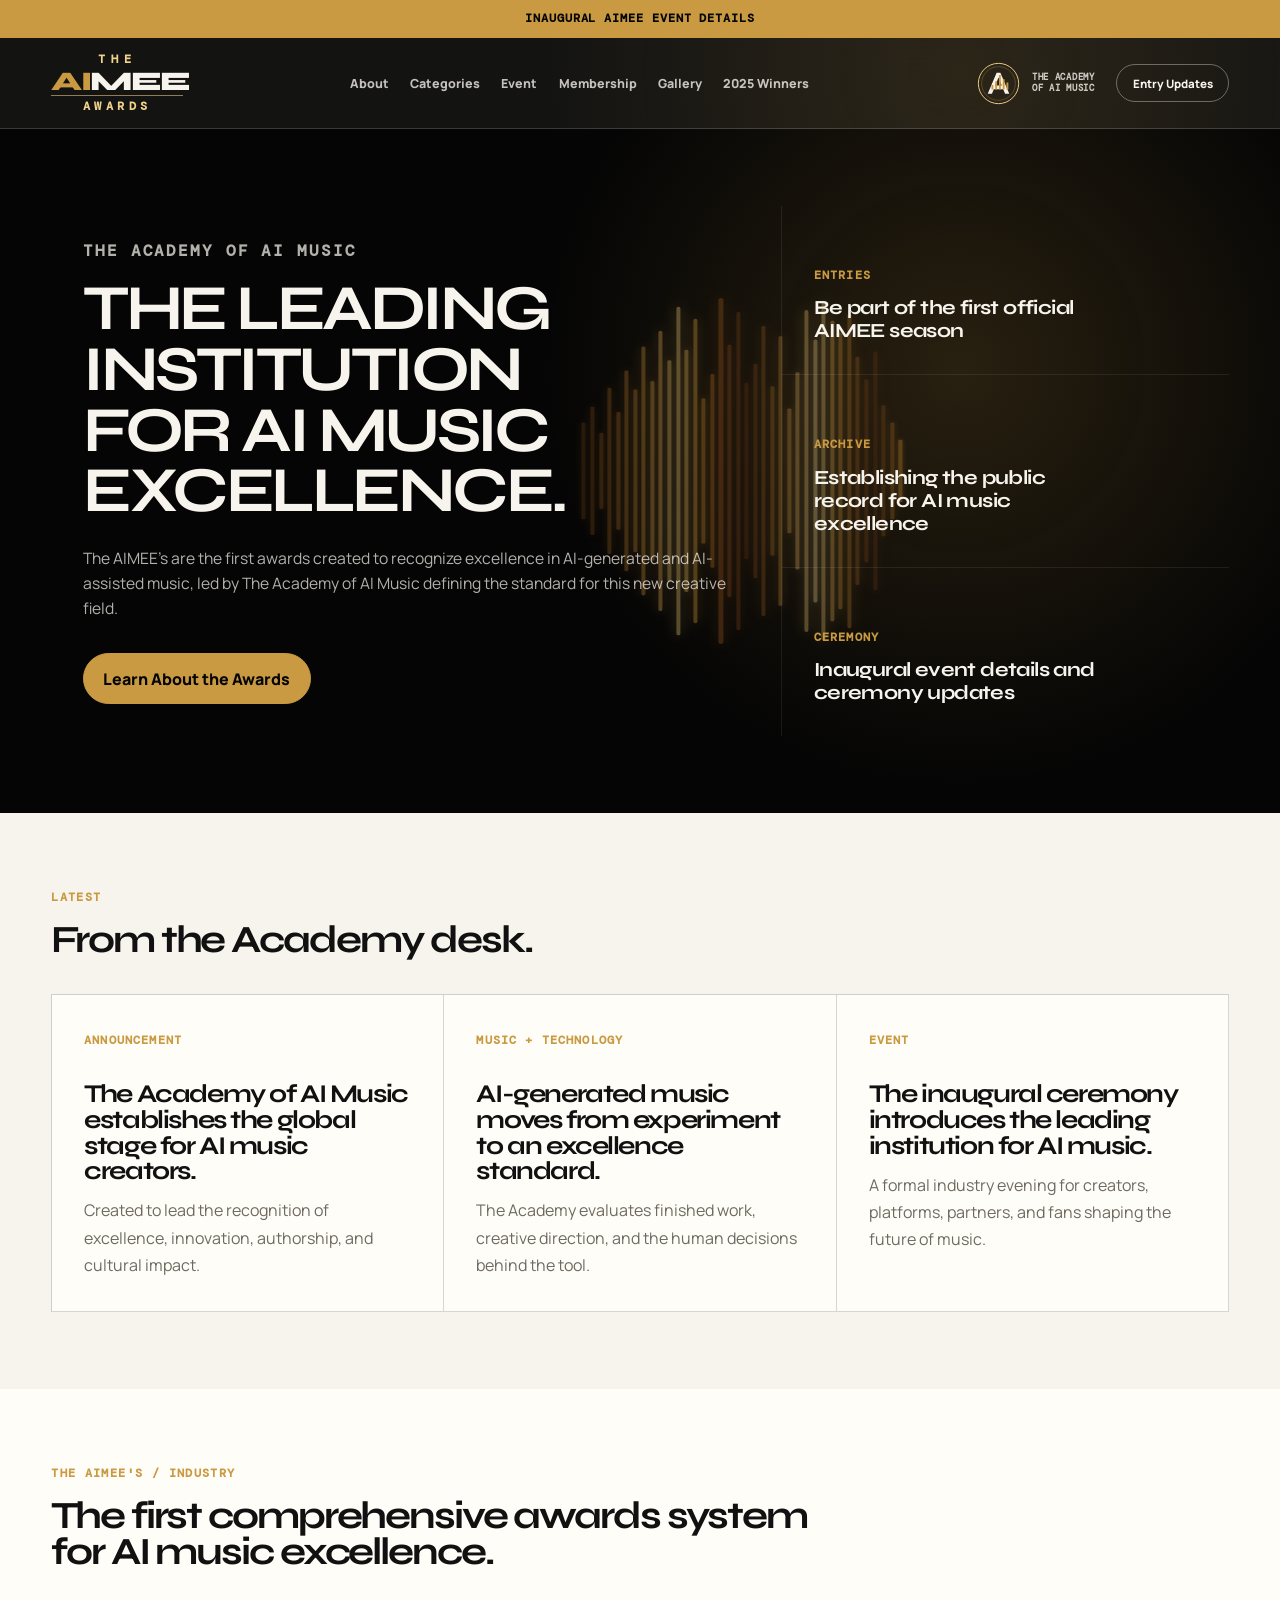
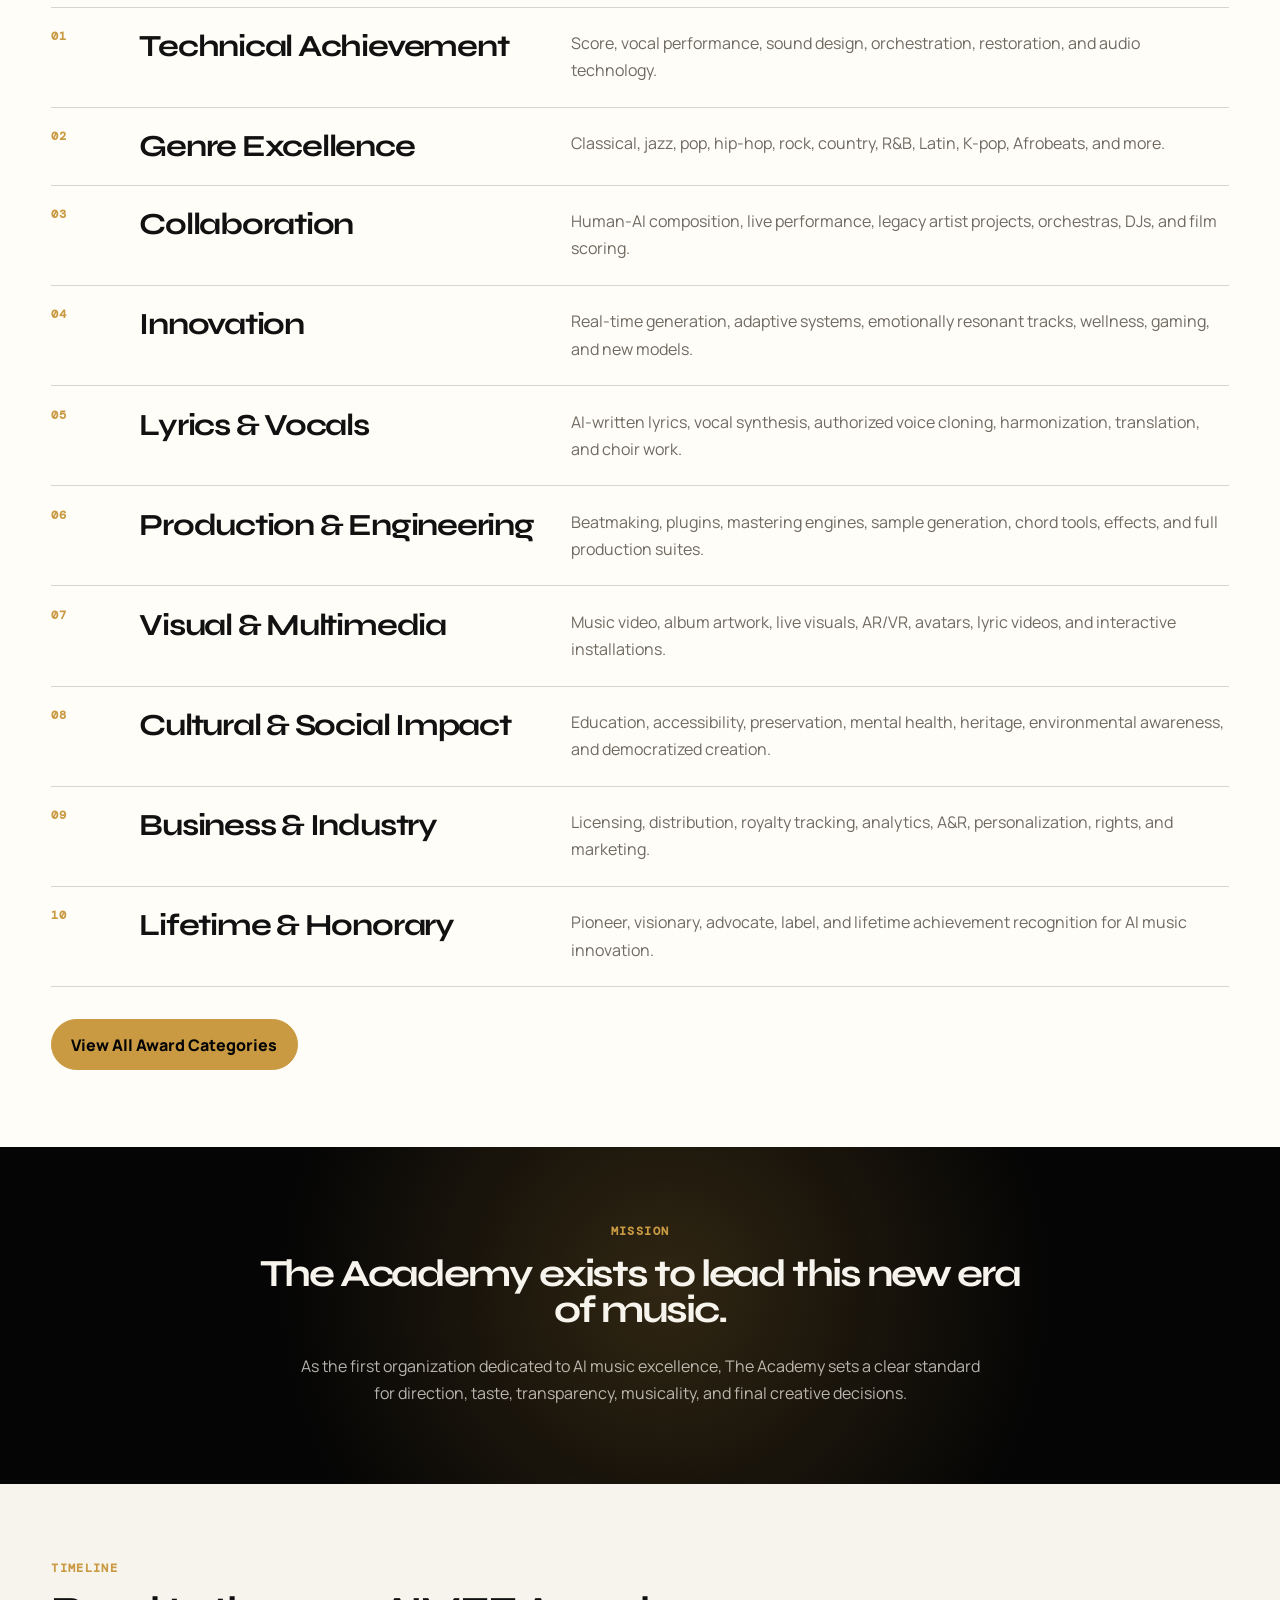
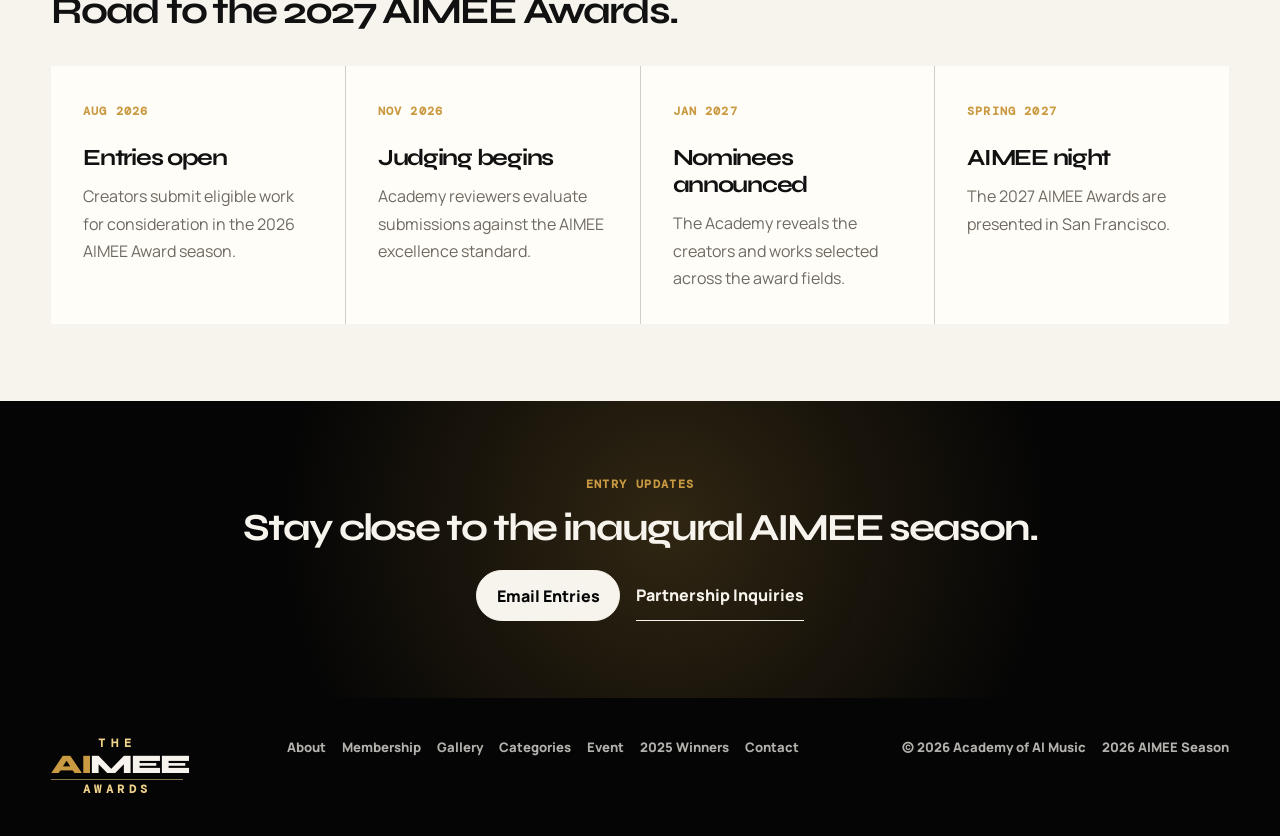
<file: index.html>
<!doctype html>
<html lang="en">
  <head>
    <meta charset="UTF-8" />
    <meta name="viewport" content="width=device-width, initial-scale=1.0" />
    <meta
      name="description"
      content="The Academy of AI Music is the first organization dedicated to recognizing excellence in AI-generated and AI-assisted music through the AIMEE's."
    />
    <title>Academy of AI Music | The AIMEE's</title>
    <link rel="preconnect" href="https://fonts.googleapis.com" />
    <link rel="preconnect" href="https://fonts.gstatic.com" crossorigin />
    <link
      href="https://fonts.googleapis.com/css2?family=DM+Mono:wght@300;400;500&family=Manrope:wght@400;500;600;700;800&family=Syne:wght@600;700;800&display=swap"
      rel="stylesheet"
    />
    <link rel="stylesheet" href="assets/styles.css" />
  </head>
  <body class="home-page">
    <div class="site-loader" aria-hidden="true">
      <div class="wordmark">
        <span class="wordmark__the">The</span>
        <span class="wordmark__name"><span>AI</span>MEE</span>
        <span class="wordmark__award">Awards</span>
      </div>
    </div>

    <a class="skip-link" href="#main">Skip to main content</a>

    <div class="top-strip">
      <a href="event.html">Inaugural AIMEE event details</a>
    </div>

    <header class="site-header">
      <a class="wordmark" href="index.html" aria-label="AIMEE Awards home">
        <span class="wordmark__the">The</span>
        <span class="wordmark__name"><span>AI</span>MEE</span>
        <span class="wordmark__award">Awards</span>
      </a>

      <nav class="desktop-nav" aria-label="Main navigation">
        <div class="nav-item">
          <a href="about.html">About</a>
          <div class="nav-submenu">
            <a href="about.html#academy">The Academy</a>
            <a href="aimee-award.html">The AIMEE Award</a>
            <a href="about.html#foundation">The Foundation</a>
          </div>
        </div>
        <a href="awards.html">Categories</a>
        <a href="event.html">Event</a>
        <a href="membership.html">Membership</a>
        <a href="gallery.html">Gallery</a>
        <a href="winners.html">2025 Winners</a>
      </nav>

      <a class="academy-brand" href="about.html#academy" aria-label="The Academy of AI Music">
        <img src="assets/academy-emblem.svg" alt="" />
        <span>The Academy<br />of AI Music</span>
      </a>
      <a class="header-cta" href="#enter">Entry Updates</a>

      <button class="menu-toggle" type="button" aria-expanded="false" aria-controls="mobile-menu">
        <span></span><span></span>
        <span class="sr-only">Toggle menu</span>
      </button>
    </header>

    <div class="mobile-menu" id="mobile-menu">
      <div class="mobile-menu__group">
          <a href="about.html">About</a>
          <div class="mobile-menu__submenu">
            <a href="about.html#academy">The Academy</a>
            <a href="aimee-award.html">The AIMEE Award</a>
            <a href="about.html#foundation">The Foundation</a>
        </div>
      </div>
      <a href="awards.html">Categories</a>
      <a href="event.html">Event</a>
      <a href="membership.html">Membership</a>
      <a href="gallery.html">Gallery</a>
      <a href="winners.html">2025 Winners</a>
      <a href="#enter">Entry Updates</a>
    </div>

    <main id="main">
      <section class="front-hero">
        <div class="front-hero__signal" aria-hidden="true">
          <div class="front-hero__equalizer">
            <span style="--level: .28; --delay: -0.2s; --color: #6b4215"></span>
            <span style="--level: .37; --delay: -1.65s; --speed: .92s; --color: #7a4a17"></span>
            <span style="--level: .22; --delay: -0.72s; --speed: 1.48s; --color: #89551b"></span>
            <span style="--level: .48; --delay: -2.1s; --speed: .78s; --color: #98611f"></span>
            <span style="--level: .34; --delay: -1.4s; --speed: 1.24s; --color: #a66d24"></span>
            <span style="--level: .58; --delay: -0.6s; --speed: .86s; --color: #b57a2b"></span>
            <span style="--level: .47; --delay: -1.8s; --speed: 1.62s; --color: #c38732"></span>
            <span style="--level: .72; --delay: -0.3s; --speed: .7s; --color: #d1953b"></span>
            <span style="--level: .52; --delay: -1.1s; --speed: 1.34s; --color: #dfa348"></span>
            <span style="--level: .81; --delay: -1.7s; --speed: .98s; --color: #edb458"></span>
            <span style="--level: .64; --delay: -0.8s; --speed: 1.76s; --color: #f6c66a"></span>
            <span style="--level: .95; --delay: -1.3s; --speed: .74s; --color: #ffd77d"></span>
            <span style="--level: .7; --delay: -0.4s; --speed: 1.18s; --color: #f4c05e"></span>
            <span style="--level: .88; --delay: -1.9s; --speed: .88s; --color: #e8a93f"></span>
            <span style="--level: .42; --delay: -0.22s; --speed: 1.52s; --color: #d38d2f"></span>
            <span style="--level: .56; --delay: -1s; --speed: .82s; --color: #bf7426"></span>
            <span style="--level: 1; --delay: -0.5s; --speed: 1.06s; --color: #a95e20"></span>
            <span style="--level: .73; --delay: -1.6s; --speed: .68s; --color: #94501d"></span>
            <span style="--level: .92; --delay: -0.7s; --speed: 1.44s; --color: #7c4219"></span>
            <span style="--level: .51; --delay: -2.3s; --speed: .94s; --color: #6b3717"></span>
            <span style="--level: .62; --delay: -1.5s; --speed: 1.7s; --color: #7d461a"></span>
            <span style="--level: .84; --delay: -0.1s; --speed: .76s; --color: #91581f"></span>
            <span style="--level: .49; --delay: -1.2s; --speed: 1.32s; --color: #a86d27"></span>
            <span style="--level: .78; --delay: -0.75s; --speed: .9s; --color: #be8434"></span>
            <span style="--level: .36; --delay: -2.05s; --speed: 1.58s; --color: #d29b45"></span>
            <span style="--level: .57; --delay: -1.85s; --speed: .72s; --color: #e4b05a"></span>
            <span style="--level: .93; --delay: -0.35s; --speed: 1.16s; --color: #f1c674"></span>
            <span style="--level: .76; --delay: -1.45s; --speed: .84s; --color: #f8d994"></span>
            <span style="--level: .98; --delay: -0.95s; --speed: 1.4s; --color: #eec675"></span>
            <span style="--level: .87; --delay: -1.75s; --speed: .66s; --color: #dfad54"></span>
            <span style="--level: .8; --delay: -0.55s; --speed: 1.28s; --color: #c99238"></span>
            <span style="--level: .91; --delay: -1.25s; --speed: .96s; --color: #b2772c"></span>
            <span style="--level: .66; --delay: -0.15s; --speed: 1.64s; --color: #955c22"></span>
            <span style="--level: .53; --delay: -1.55s; --speed: .8s; --color: #79451b"></span>
            <span style="--level: .69; --delay: -2.15s; --speed: 1.12s; --color: #623617"></span>
            <span style="--level: .38; --delay: -0.85s; --speed: 1.5s; --color: #7f4e1d"></span>
            <span style="--level: .28; --delay: -1.35s; --speed: .74s; --color: #a76824"></span>
            <span style="--level: .18; --delay: -0.45s; --speed: 1.36s; --color: #d39434"></span>
          </div>
        </div>

        <article class="front-hero__feature reveal">
          <p class="eyebrow">The Academy of AI Music</p>
          <h1>The leading institution for AI music excellence.</h1>
          <p>
            The AIMEE's are the first awards created to recognize excellence in
            AI-generated and AI-assisted music, led by The Academy of AI Music defining the
            standard for this new creative field.
          </p>
          <a class="button" href="about.html">Learn About the Awards</a>
        </article>

        <aside class="front-hero__rail" aria-label="Featured updates">
          <a class="feature-card reveal" href="#enter">
            <span>Entries</span>
            <strong>Be part of the first official AIMEE season</strong>
          </a>
          <a class="feature-card reveal" href="winners.html">
            <span>Archive</span>
            <strong>Establishing the public record for AI music excellence</strong>
          </a>
          <a class="feature-card reveal" href="event.html">
            <span>Ceremony</span>
            <strong>Inaugural event details and ceremony updates</strong>
          </a>
        </aside>
      </section>

      <section class="news-grid section-pad" id="news">
        <div class="section-heading reveal">
          <p class="eyebrow">Latest</p>
          <h2>From the Academy desk.</h2>
        </div>
        <div class="card-grid">
          <article class="editorial-card reveal">
            <span>Announcement</span>
            <h3>The Academy of AI Music establishes the global stage for AI music creators.</h3>
            <p>Created to lead the recognition of excellence, innovation, authorship, and cultural impact.</p>
          </article>
          <article class="editorial-card reveal">
            <span>Music + Technology</span>
            <h3>AI-generated music moves from experiment to an excellence standard.</h3>
            <p>The Academy evaluates finished work, creative direction, and the human decisions behind the tool.</p>
          </article>
          <article class="editorial-card reveal">
            <span>Event</span>
            <h3>The inaugural ceremony introduces the leading institution for AI music.</h3>
            <p>A formal industry evening for creators, platforms, partners, and fans shaping the future of music.</p>
          </article>
        </div>
      </section>

      <section class="awards-index section-pad" id="awards">
        <div class="section-heading reveal">
          <p class="eyebrow">The AIMEE's / Industry</p>
          <h2>The first comprehensive awards system for AI music excellence.</h2>
        </div>
        <div class="index-list">
          <a class="index-row reveal" href="awards.html#technical">
            <span>01</span>
            <strong>Technical Achievement</strong>
            <p>Score, vocal performance, sound design, orchestration, restoration, and audio technology.</p>
          </a>
          <a class="index-row reveal" href="awards.html#genre">
            <span>02</span>
            <strong>Genre Excellence</strong>
            <p>Classical, jazz, pop, hip-hop, rock, country, R&amp;B, Latin, K-pop, Afrobeats, and more.</p>
          </a>
          <a class="index-row reveal" href="awards.html#collaboration">
            <span>03</span>
            <strong>Collaboration</strong>
            <p>Human-AI composition, live performance, legacy artist projects, orchestras, DJs, and film scoring.</p>
          </a>
          <a class="index-row reveal" href="awards.html#innovation">
            <span>04</span>
            <strong>Innovation</strong>
            <p>Real-time generation, adaptive systems, emotionally resonant tracks, wellness, gaming, and new models.</p>
          </a>
          <a class="index-row reveal" href="awards.html#lyrics">
            <span>05</span>
            <strong>Lyrics &amp; Vocals</strong>
            <p>AI-written lyrics, vocal synthesis, authorized voice cloning, harmonization, translation, and choir work.</p>
          </a>
          <a class="index-row reveal" href="awards.html#production">
            <span>06</span>
            <strong>Production &amp; Engineering</strong>
            <p>Beatmaking, plugins, mastering engines, sample generation, chord tools, effects, and full production suites.</p>
          </a>
          <a class="index-row reveal" href="awards.html#visual">
            <span>07</span>
            <strong>Visual &amp; Multimedia</strong>
            <p>Music video, album artwork, live visuals, AR/VR, avatars, lyric videos, and interactive installations.</p>
          </a>
          <a class="index-row reveal" href="awards.html#impact">
            <span>08</span>
            <strong>Cultural &amp; Social Impact</strong>
            <p>Education, accessibility, preservation, mental health, heritage, environmental awareness, and democratized creation.</p>
          </a>
          <a class="index-row reveal" href="awards.html#business">
            <span>09</span>
            <strong>Business &amp; Industry</strong>
            <p>Licensing, distribution, royalty tracking, analytics, A&amp;R, personalization, rights, and marketing.</p>
          </a>
          <a class="index-row reveal" href="awards.html#honorary">
            <span>10</span>
            <strong>Lifetime &amp; Honorary</strong>
            <p>Pioneer, visionary, advocate, label, and lifetime achievement recognition for AI music innovation.</p>
          </a>
        </div>
        <div class="section-action reveal">
          <a class="button" href="awards.html">View All Award Categories</a>
        </div>
      </section>

      <section class="institution-panel">
        <div class="institution-panel__copy reveal">
          <p class="eyebrow">Mission</p>
          <h2>The Academy exists to lead this new era of music.</h2>
          <p>
            As the first organization dedicated to AI music excellence, The
            Academy sets a clear standard for direction, taste, transparency,
            musicality, and final creative decisions.
          </p>
        </div>
      </section>

      <section class="timeline section-pad" id="timeline">
        <div class="section-heading reveal">
          <p class="eyebrow">Timeline</p>
          <h2>Road to the 2027 AIMEE Awards.</h2>
        </div>
        <div class="timeline-list">
          <article class="timeline-item reveal">
            <span>Aug 2026</span>
            <h3>Entries open</h3>
            <p>Creators submit eligible work for consideration in the 2026 AIMEE Award season.</p>
          </article>
          <article class="timeline-item reveal">
            <span>Nov 2026</span>
            <h3>Judging begins</h3>
            <p>Academy reviewers evaluate submissions against the AIMEE excellence standard.</p>
          </article>
          <article class="timeline-item reveal">
            <span>Jan 2027</span>
            <h3>Nominees announced</h3>
            <p>The Academy reveals the creators and works selected across the award fields.</p>
          </article>
          <article class="timeline-item reveal">
            <span>Spring 2027</span>
            <h3>AIMEE night</h3>
            <p>The 2027 AIMEE Awards are presented in San Francisco.</p>
          </article>
        </div>
      </section>

      <section class="enter-panel" id="enter">
        <p class="eyebrow reveal">Entry Updates</p>
        <h2 class="reveal">Stay close to the inaugural AIMEE season.</h2>
        <div class="enter-panel__actions reveal">
          <a class="button button--light" href="mailto:entries@academyofaimusic.com">Email Entries</a>
          <a class="text-link text-link--light" href="mailto:hello@academyofaimusic.com">Partnership Inquiries</a>
        </div>
      </section>
    </main>

    <footer class="site-footer">
      <a class="wordmark wordmark--footer" href="index.html" aria-label="AIMEE Awards home">
        <span class="wordmark__the">The</span>
        <span class="wordmark__name"><span>AI</span>MEE</span>
        <span class="wordmark__award">Awards</span>
      </a>
      <div class="site-footer__links">
        <a href="about.html">About</a>
        <a href="membership.html">Membership</a>
        <a href="gallery.html">Gallery</a>
        <a href="awards.html">Categories</a>
        <a href="event.html">Event</a>
        <a href="winners.html">2025 Winners</a>
        <a href="#enter">Contact</a>
      </div>
      <div class="site-footer__meta">
        <span>© 2026 Academy of AI Music</span>
        <span>2026 AIMEE Season</span>
      </div>
    </footer>

    <script src="assets/site.js?v=general-field"></script>
  </body>
</html>
</file>
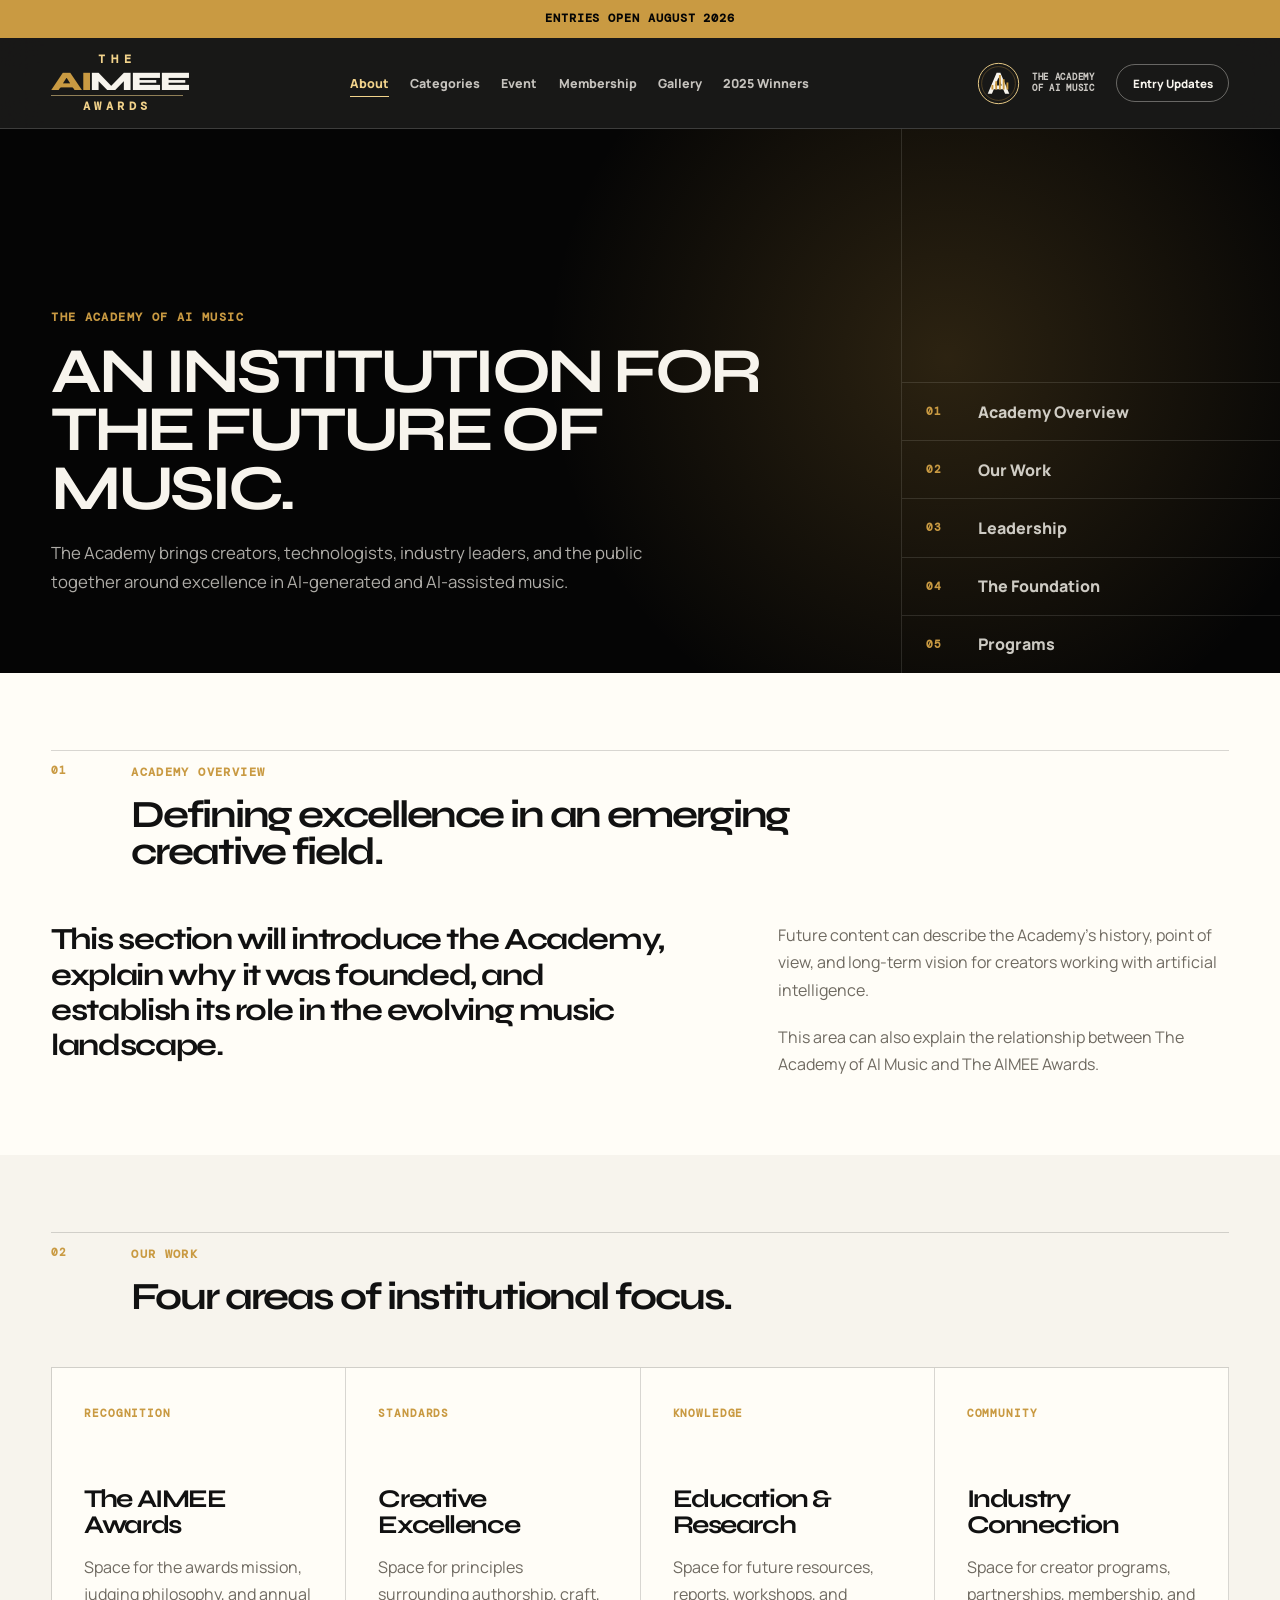
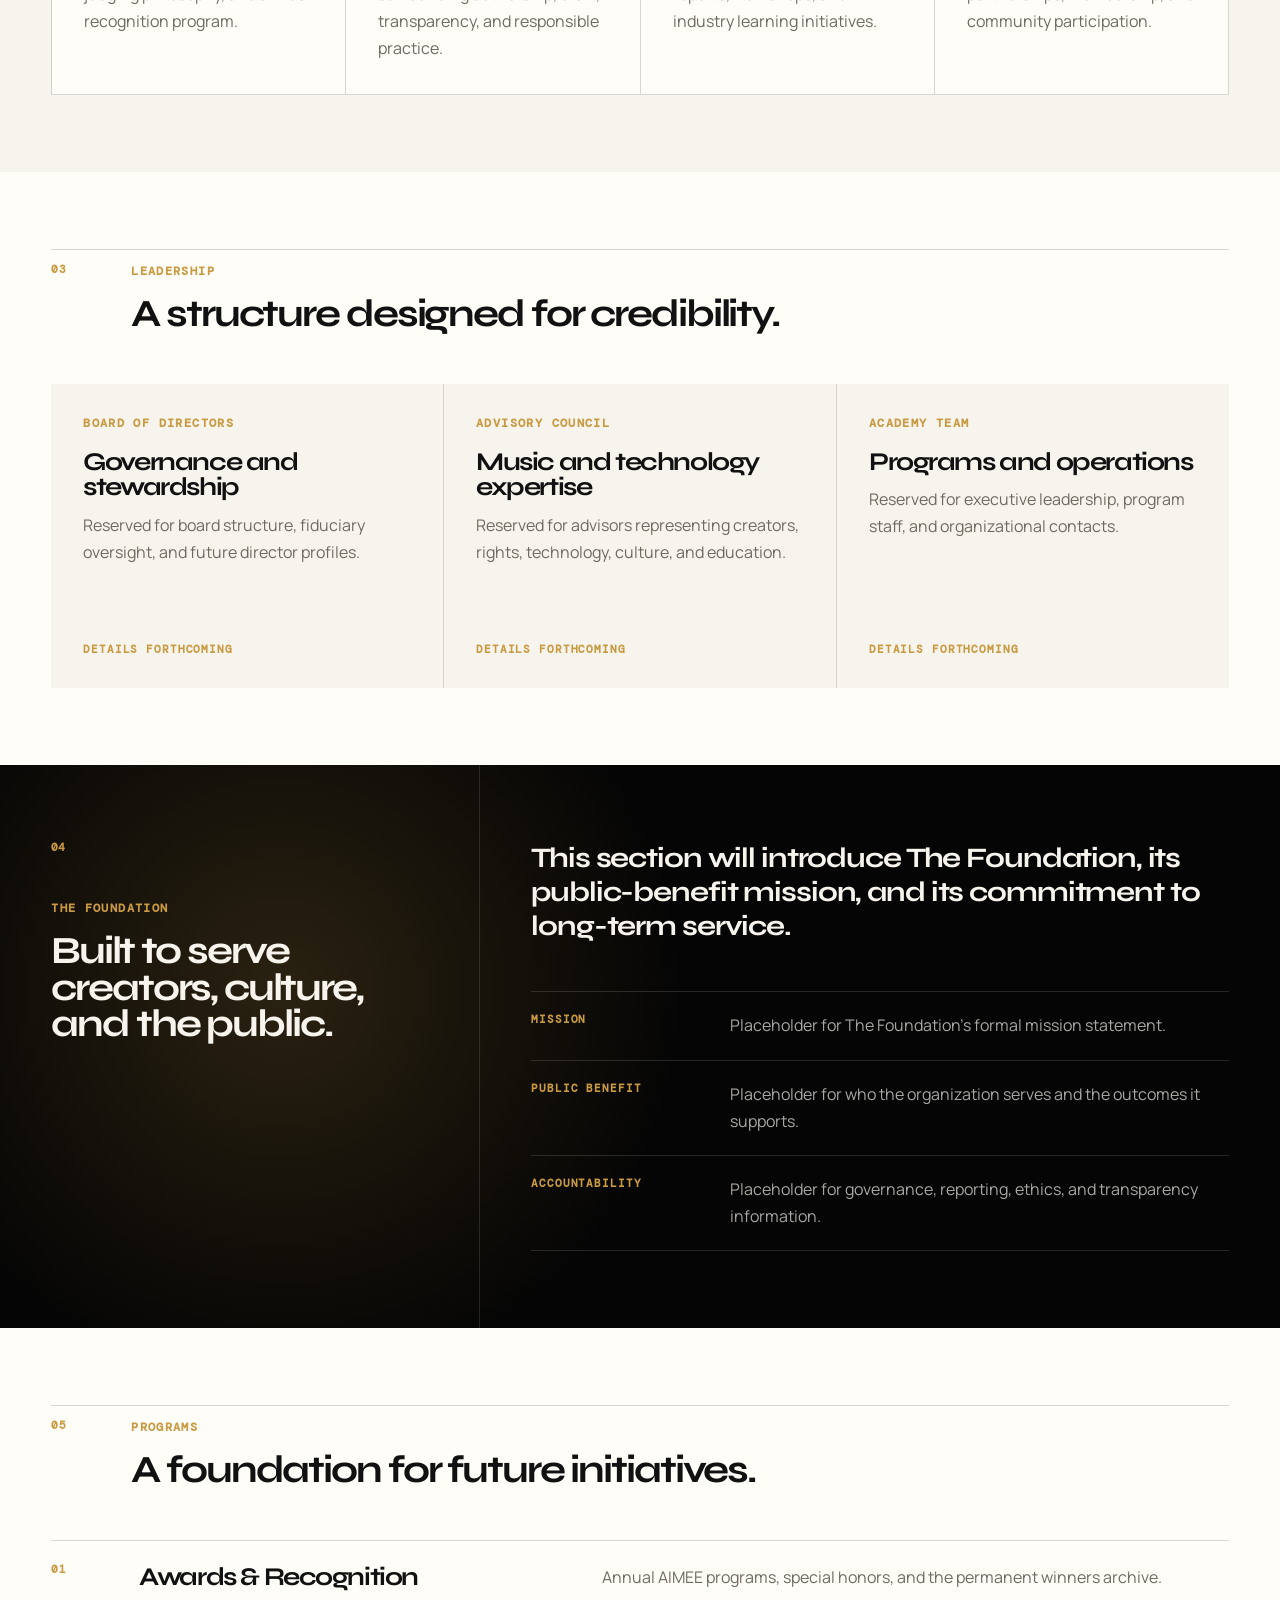
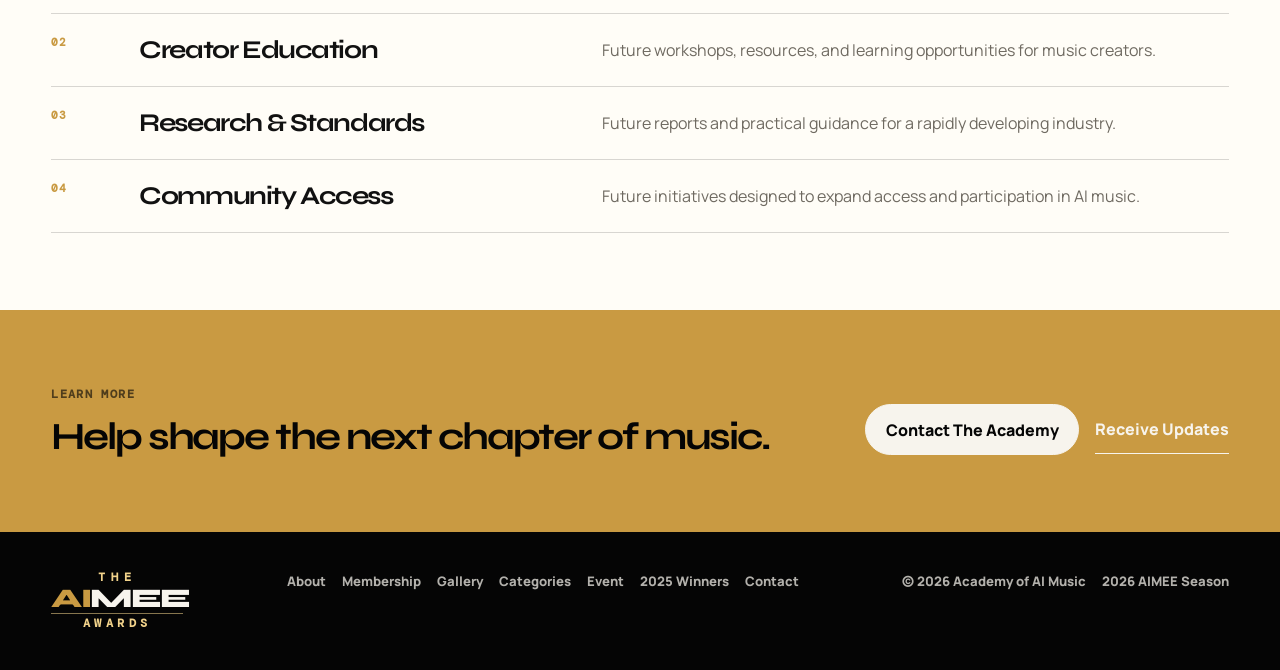
<file: about.html>
<!doctype html>
<html lang="en">
  <head>
    <meta charset="UTF-8" />
    <meta name="viewport" content="width=device-width, initial-scale=1.0" />
    <meta
      name="description"
      content="Learn about The Academy of AI Music, the AIMEE's, and the first organization leading recognition for AI music excellence."
    />
    <title>About | Academy of AI Music</title>
    <link rel="preconnect" href="https://fonts.googleapis.com" />
    <link rel="preconnect" href="https://fonts.gstatic.com" crossorigin />
    <link
      href="https://fonts.googleapis.com/css2?family=DM+Mono:wght@300;400;500&family=Manrope:wght@400;500;600;700;800&family=Syne:wght@600;700;800&display=swap"
      rel="stylesheet"
    />
    <link rel="stylesheet" href="assets/styles.css" />
  </head>
  <body>
    <a class="skip-link" href="#main">Skip to main content</a>
    <div class="top-strip">
      <a href="index.html#enter">Entries open August 2026</a>
    </div>

    <header class="site-header">
      <a class="wordmark" href="index.html" aria-label="AIMEE Awards home">
        <span class="wordmark__the">The</span>
        <span class="wordmark__name"><span>AI</span>MEE</span>
        <span class="wordmark__award">Awards</span>
      </a>
      <nav class="desktop-nav" aria-label="Main navigation">
        <div class="nav-item">
          <a class="is-current" href="about.html">About</a>
          <div class="nav-submenu">
            <a href="#academy">The Academy</a>
            <a href="aimee-award.html">The AIMEE Award</a>
            <a href="#foundation">The Foundation</a>
          </div>
        </div>
        <a href="awards.html">Categories</a>
        <a href="event.html">Event</a>
        <a href="membership.html">Membership</a>
        <a href="gallery.html">Gallery</a>
        <a href="winners.html">2025 Winners</a>
      </nav>
      <a class="academy-brand" href="#academy" aria-label="The Academy of AI Music">
        <img src="assets/academy-emblem.svg" alt="" />
        <span>The Academy<br />of AI Music</span>
      </a>
      <a class="header-cta" href="index.html#enter">Entry Updates</a>
      <button class="menu-toggle" type="button" aria-expanded="false" aria-controls="mobile-menu">
        <span></span><span></span>
        <span class="sr-only">Toggle menu</span>
      </button>
    </header>

    <div class="mobile-menu" id="mobile-menu">
      <div class="mobile-menu__group">
          <a href="about.html">About</a>
          <div class="mobile-menu__submenu">
            <a href="#academy">The Academy</a>
            <a href="aimee-award.html">The AIMEE Award</a>
            <a href="#foundation">The Foundation</a>
        </div>
      </div>
      <a href="awards.html">Categories</a>
      <a href="event.html">Event</a>
      <a href="membership.html">Membership</a>
      <a href="gallery.html">Gallery</a>
      <a href="winners.html">2025 Winners</a>
      <a href="index.html#enter">Entry Updates</a>
    </div>

    <main id="main">
      <section class="about-hero" id="academy">
        <div class="about-hero__copy reveal">
          <p class="eyebrow">The Academy of AI Music</p>
          <h1>An institution for the future of music.</h1>
          <p>
            The Academy brings creators, technologists, industry leaders, and the
            public together around excellence in AI-generated and AI-assisted music.
          </p>
        </div>
        <nav class="about-hero__index reveal" aria-label="About page sections">
          <a href="#academy-overview"><span>01</span>Academy Overview</a>
          <a href="#academy-work"><span>02</span>Our Work</a>
          <a href="#leadership"><span>03</span>Leadership</a>
          <a href="#foundation"><span>04</span>The Foundation</a>
          <a href="#programs"><span>05</span>Programs</a>
        </nav>
      </section>

      <section class="about-intro section-pad" id="academy-overview">
        <div class="about-section-heading reveal">
          <span>01</span>
          <div>
            <p class="eyebrow">Academy Overview</p>
            <h2>Defining excellence in an emerging creative field.</h2>
          </div>
        </div>
        <div class="about-intro__body">
          <p class="about-intro__lead reveal">
            This section will introduce the Academy, explain why it was founded, and
            establish its role in the evolving music landscape.
          </p>
          <div class="about-copy reveal">
            <p>
              Future content can describe the Academy's history, point of view, and
              long-term vision for creators working with artificial intelligence.
            </p>
            <p>
              This area can also explain the relationship between The Academy of AI
              Music and The AIMEE Awards.
            </p>
          </div>
        </div>
      </section>

      <section class="about-work section-pad" id="academy-work">
        <div class="about-section-heading reveal">
          <span>02</span>
          <div>
            <p class="eyebrow">Our Work</p>
            <h2>Four areas of institutional focus.</h2>
          </div>
        </div>
        <div class="about-card-grid">
          <article class="about-card reveal">
            <span>Recognition</span>
            <h3>The AIMEE Awards</h3>
            <p>Space for the awards mission, judging philosophy, and annual recognition program.</p>
          </article>
          <article class="about-card reveal">
            <span>Standards</span>
            <h3>Creative Excellence</h3>
            <p>Space for principles surrounding authorship, craft, transparency, and responsible practice.</p>
          </article>
          <article class="about-card reveal">
            <span>Knowledge</span>
            <h3>Education &amp; Research</h3>
            <p>Space for future resources, reports, workshops, and industry learning initiatives.</p>
          </article>
          <article class="about-card reveal">
            <span>Community</span>
            <h3>Industry Connection</h3>
            <p>Space for creator programs, partnerships, membership, and community participation.</p>
          </article>
        </div>
      </section>

      <section class="about-governance section-pad" id="leadership">
        <div class="about-section-heading reveal">
          <span>03</span>
          <div>
            <p class="eyebrow">Leadership</p>
            <h2>A structure designed for credibility.</h2>
          </div>
        </div>
        <div class="governance-grid">
          <article class="governance-card reveal">
            <p class="eyebrow">Board of Directors</p>
            <h3>Governance and stewardship</h3>
            <p>Reserved for board structure, fiduciary oversight, and future director profiles.</p>
            <span>Details forthcoming</span>
          </article>
          <article class="governance-card reveal">
            <p class="eyebrow">Advisory Council</p>
            <h3>Music and technology expertise</h3>
            <p>Reserved for advisors representing creators, rights, technology, culture, and education.</p>
            <span>Details forthcoming</span>
          </article>
          <article class="governance-card reveal">
            <p class="eyebrow">Academy Team</p>
            <h3>Programs and operations</h3>
            <p>Reserved for executive leadership, program staff, and organizational contacts.</p>
            <span>Details forthcoming</span>
          </article>
        </div>
      </section>

      <section class="nonprofit-panel" id="foundation">
        <div class="nonprofit-panel__heading reveal">
          <span>04</span>
          <p class="eyebrow">The Foundation</p>
          <h2>Built to serve creators, culture, and the public.</h2>
        </div>
        <div class="nonprofit-panel__content">
          <p class="nonprofit-panel__lead reveal">
            This section will introduce The Foundation, its public-benefit mission,
            and its commitment to long-term service.
          </p>
          <div class="nonprofit-facts reveal">
            <div>
              <span>Mission</span>
              <p>Placeholder for The Foundation's formal mission statement.</p>
            </div>
            <div>
              <span>Public Benefit</span>
              <p>Placeholder for who the organization serves and the outcomes it supports.</p>
            </div>
            <div>
              <span>Accountability</span>
              <p>Placeholder for governance, reporting, ethics, and transparency information.</p>
            </div>
          </div>
        </div>
      </section>

      <section class="about-programs section-pad" id="programs">
        <div class="about-section-heading reveal">
          <span>05</span>
          <div>
            <p class="eyebrow">Programs</p>
            <h2>A foundation for future initiatives.</h2>
          </div>
        </div>
        <div class="program-list">
          <article class="program-row reveal">
            <span>01</span>
            <h3>Awards &amp; Recognition</h3>
            <p>Annual AIMEE programs, special honors, and the permanent winners archive.</p>
          </article>
          <article class="program-row reveal">
            <span>02</span>
            <h3>Creator Education</h3>
            <p>Future workshops, resources, and learning opportunities for music creators.</p>
          </article>
          <article class="program-row reveal">
            <span>03</span>
            <h3>Research &amp; Standards</h3>
            <p>Future reports and practical guidance for a rapidly developing industry.</p>
          </article>
          <article class="program-row reveal">
            <span>04</span>
            <h3>Community Access</h3>
            <p>Future initiatives designed to expand access and participation in AI music.</p>
          </article>
        </div>
      </section>

      <section class="about-contact">
        <div class="about-contact__copy reveal">
          <p class="eyebrow">Learn More</p>
          <h2>Help shape the next chapter of music.</h2>
        </div>
        <div class="about-contact__links reveal">
          <a class="button button--light" href="mailto:hello@academyofaimusic.com">Contact The Academy</a>
          <a class="text-link text-link--light" href="index.html#enter">Receive Updates</a>
        </div>
      </section>
    </main>

    <footer class="site-footer">
      <a class="wordmark wordmark--footer" href="index.html" aria-label="AIMEE Awards home">
        <span class="wordmark__the">The</span>
        <span class="wordmark__name"><span>AI</span>MEE</span>
        <span class="wordmark__award">Awards</span>
      </a>
      <div class="site-footer__links">
        <a href="about.html">About</a>
        <a href="membership.html">Membership</a>
        <a href="gallery.html">Gallery</a>
        <a href="awards.html">Categories</a>
        <a href="event.html">Event</a>
        <a href="winners.html">2025 Winners</a>
        <a href="index.html#enter">Contact</a>
      </div>
      <div class="site-footer__meta">
        <span>© 2026 Academy of AI Music</span>
        <span>2026 AIMEE Season</span>
      </div>
    </footer>

    <script src="assets/site.js?v=general-field"></script>
  </body>
</html>
</file>
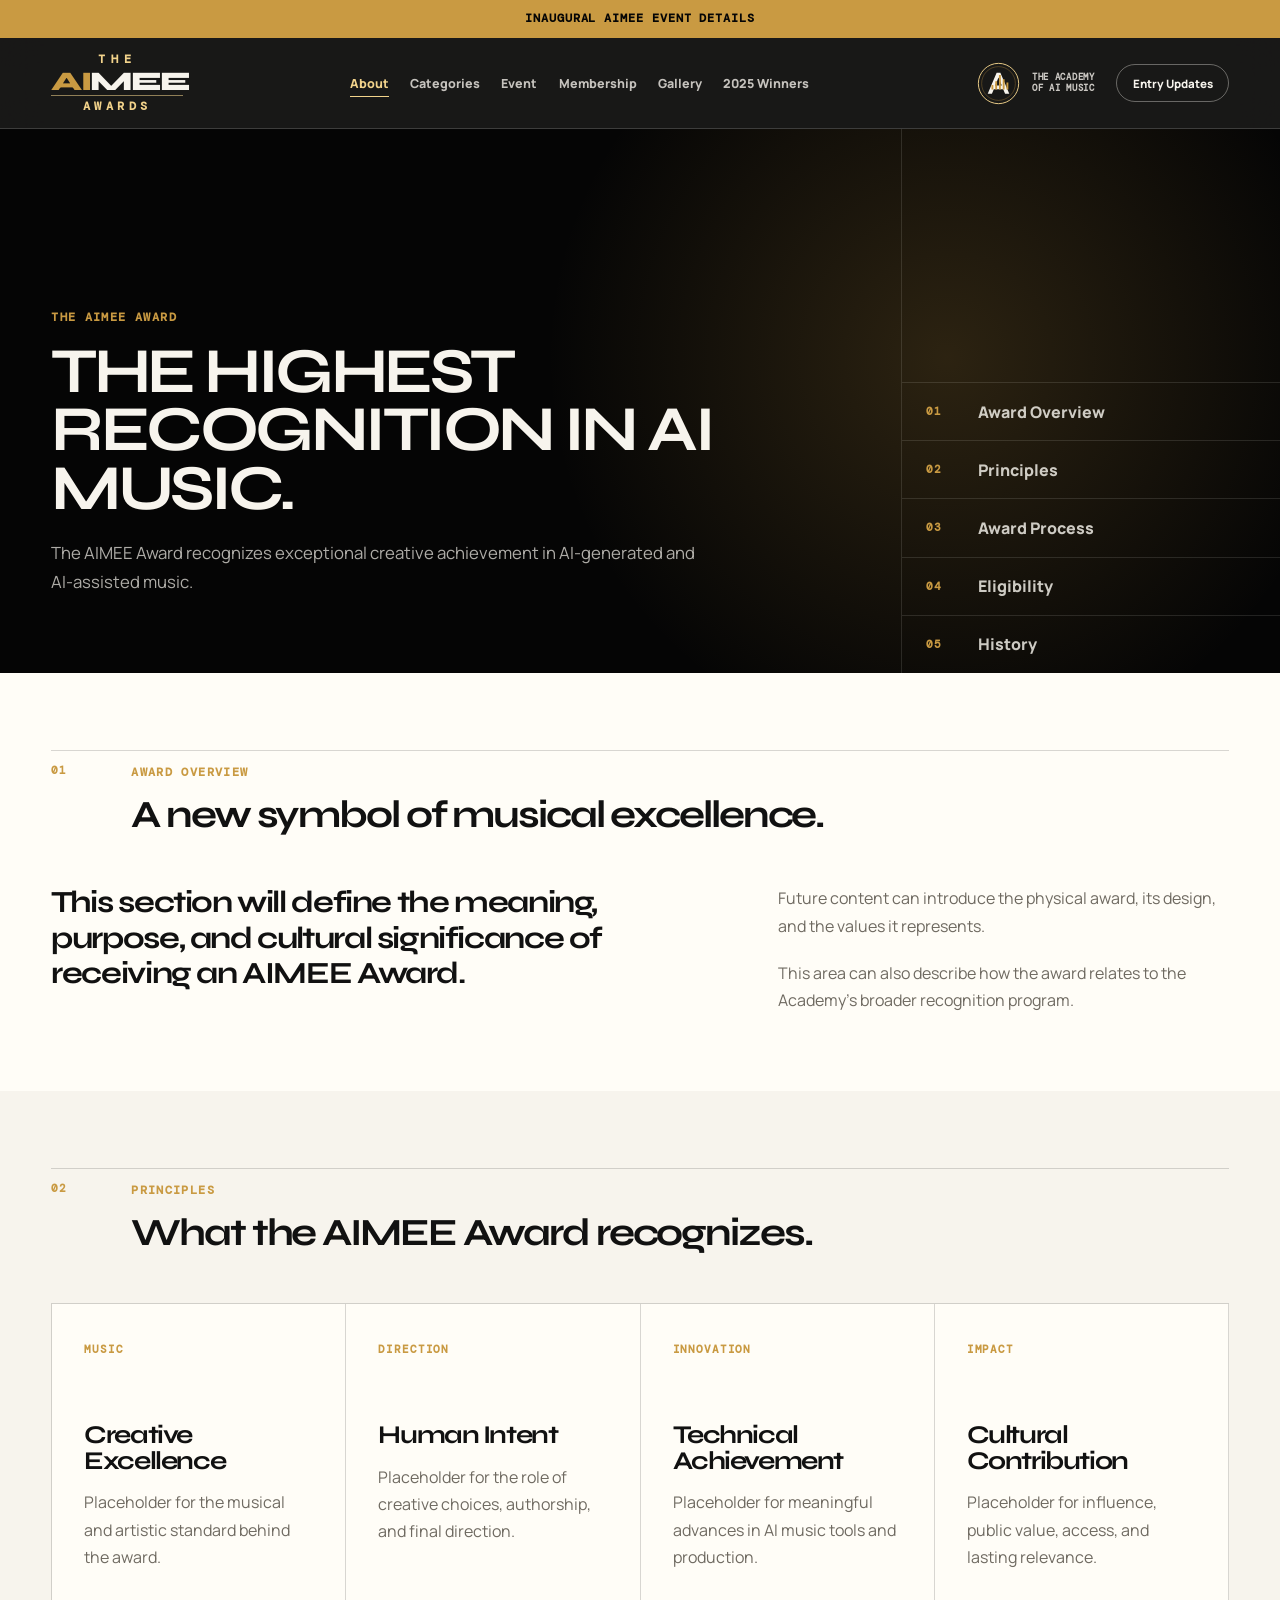
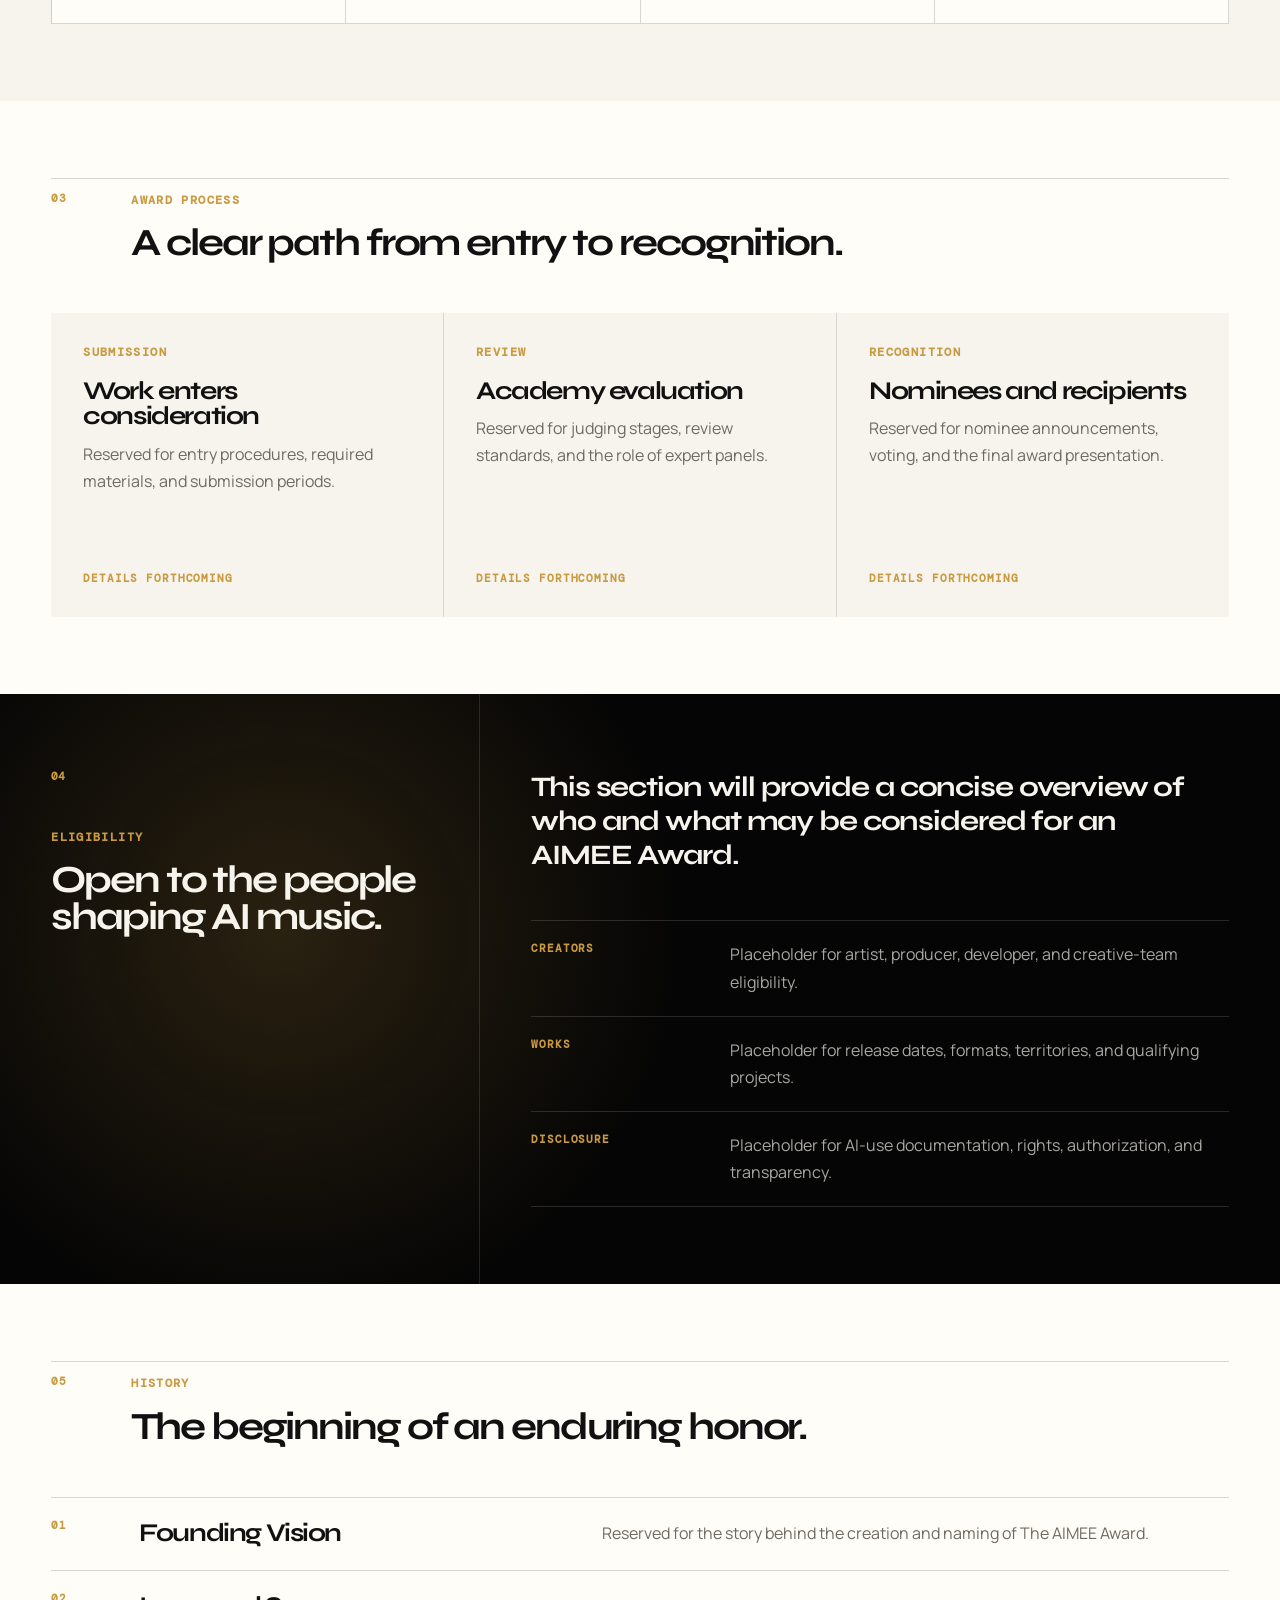
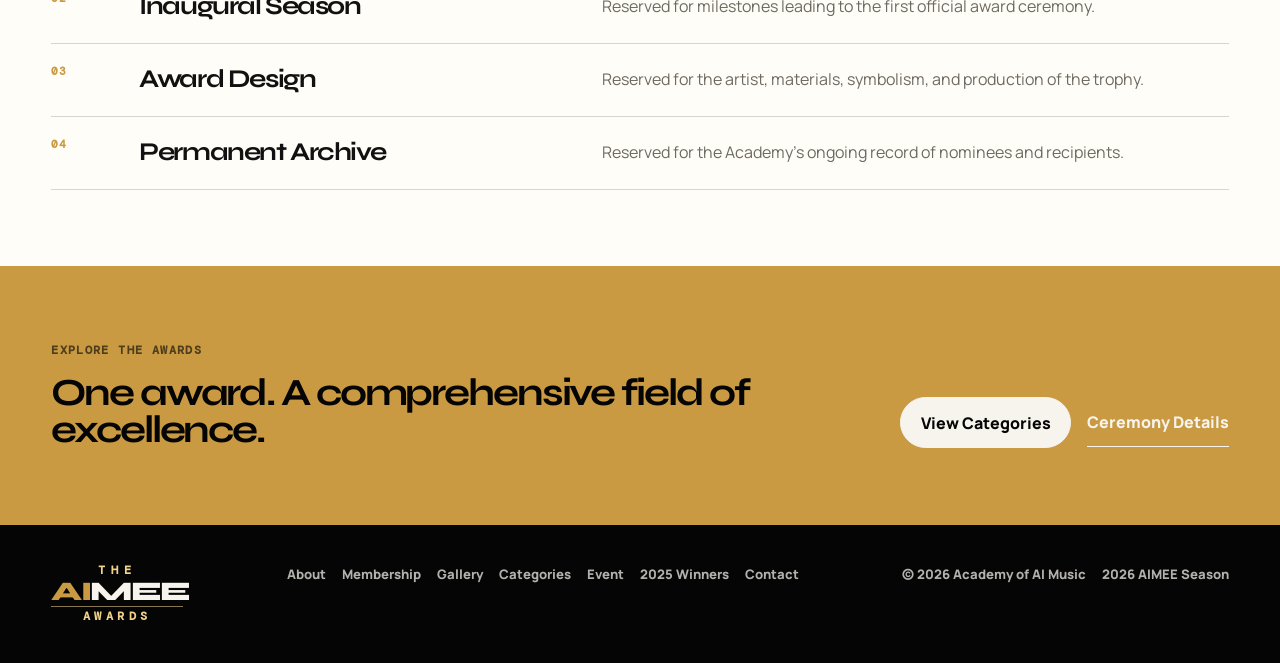
<file: aimee-award.html>
<!doctype html>
<html lang="en">
  <head>
    <meta charset="UTF-8" />
    <meta name="viewport" content="width=device-width, initial-scale=1.0" />
    <meta
      name="description"
      content="Learn about The AIMEE Award, the leading honor for excellence in AI-generated and AI-assisted music."
    />
    <title>The AIMEE Award | Academy of AI Music</title>
    <link rel="preconnect" href="https://fonts.googleapis.com" />
    <link rel="preconnect" href="https://fonts.gstatic.com" crossorigin />
    <link
      href="https://fonts.googleapis.com/css2?family=DM+Mono:wght@300;400;500&family=Manrope:wght@400;500;600;700;800&family=Syne:wght@600;700;800&display=swap"
      rel="stylesheet"
    />
    <link rel="stylesheet" href="assets/styles.css" />
  </head>
  <body>
    <a class="skip-link" href="#main">Skip to main content</a>
    <div class="top-strip">
      <a href="event.html">Inaugural AIMEE event details</a>
    </div>

    <header class="site-header">
      <a class="wordmark" href="index.html" aria-label="AIMEE Awards home">
        <span class="wordmark__the">The</span>
        <span class="wordmark__name"><span>AI</span>MEE</span>
        <span class="wordmark__award">Awards</span>
      </a>
      <nav class="desktop-nav" aria-label="Main navigation">
        <div class="nav-item">
          <a class="is-current" href="about.html">About</a>
          <div class="nav-submenu">
            <a href="about.html#academy">The Academy</a>
            <a class="is-current" href="aimee-award.html">The AIMEE Award</a>
            <a href="about.html#foundation">The Foundation</a>
          </div>
        </div>
        <a href="awards.html">Categories</a>
        <a href="event.html">Event</a>
        <a href="membership.html">Membership</a>
        <a href="gallery.html">Gallery</a>
        <a href="winners.html">2025 Winners</a>
      </nav>
      <a class="academy-brand" href="about.html#academy" aria-label="The Academy of AI Music">
        <img src="assets/academy-emblem.svg" alt="" />
        <span>The Academy<br />of AI Music</span>
      </a>
      <a class="header-cta" href="index.html#enter">Entry Updates</a>
      <button class="menu-toggle" type="button" aria-expanded="false" aria-controls="mobile-menu">
        <span></span><span></span>
        <span class="sr-only">Toggle menu</span>
      </button>
    </header>

    <div class="mobile-menu" id="mobile-menu">
      <div class="mobile-menu__group">
        <a href="about.html">About</a>
        <div class="mobile-menu__submenu">
          <a href="about.html#academy">The Academy</a>
          <a href="aimee-award.html">The AIMEE Award</a>
          <a href="about.html#foundation">The Foundation</a>
        </div>
      </div>
      <a href="awards.html">Categories</a>
      <a href="event.html">Event</a>
      <a href="membership.html">Membership</a>
      <a href="gallery.html">Gallery</a>
      <a href="winners.html">2025 Winners</a>
      <a href="index.html#enter">Entry Updates</a>
    </div>

    <main id="main">
      <section class="about-hero">
        <div class="about-hero__copy reveal">
          <p class="eyebrow">The AIMEE Award</p>
          <h1>The highest recognition in AI music.</h1>
          <p>
            The AIMEE Award recognizes exceptional creative achievement in
            AI-generated and AI-assisted music.
          </p>
        </div>
        <nav class="about-hero__index reveal" aria-label="AIMEE Award page sections">
          <a href="#award-overview"><span>01</span>Award Overview</a>
          <a href="#award-principles"><span>02</span>Principles</a>
          <a href="#award-process"><span>03</span>Award Process</a>
          <a href="#award-eligibility"><span>04</span>Eligibility</a>
          <a href="#award-history"><span>05</span>History</a>
        </nav>
      </section>

      <section class="about-intro section-pad" id="award-overview">
        <div class="about-section-heading reveal">
          <span>01</span>
          <div>
            <p class="eyebrow">Award Overview</p>
            <h2>A new symbol of musical excellence.</h2>
          </div>
        </div>
        <div class="about-intro__body">
          <p class="about-intro__lead reveal">
            This section will define the meaning, purpose, and cultural significance
            of receiving an AIMEE Award.
          </p>
          <div class="about-copy reveal">
            <p>
              Future content can introduce the physical award, its design, and the
              values it represents.
            </p>
            <p>
              This area can also describe how the award relates to the Academy's
              broader recognition program.
            </p>
          </div>
        </div>
      </section>

      <section class="about-work section-pad" id="award-principles">
        <div class="about-section-heading reveal">
          <span>02</span>
          <div>
            <p class="eyebrow">Principles</p>
            <h2>What the AIMEE Award recognizes.</h2>
          </div>
        </div>
        <div class="about-card-grid">
          <article class="about-card reveal">
            <span>Music</span>
            <h3>Creative Excellence</h3>
            <p>Placeholder for the musical and artistic standard behind the award.</p>
          </article>
          <article class="about-card reveal">
            <span>Direction</span>
            <h3>Human Intent</h3>
            <p>Placeholder for the role of creative choices, authorship, and final direction.</p>
          </article>
          <article class="about-card reveal">
            <span>Innovation</span>
            <h3>Technical Achievement</h3>
            <p>Placeholder for meaningful advances in AI music tools and production.</p>
          </article>
          <article class="about-card reveal">
            <span>Impact</span>
            <h3>Cultural Contribution</h3>
            <p>Placeholder for influence, public value, access, and lasting relevance.</p>
          </article>
        </div>
      </section>

      <section class="about-governance section-pad" id="award-process">
        <div class="about-section-heading reveal">
          <span>03</span>
          <div>
            <p class="eyebrow">Award Process</p>
            <h2>A clear path from entry to recognition.</h2>
          </div>
        </div>
        <div class="governance-grid">
          <article class="governance-card reveal">
            <p class="eyebrow">Submission</p>
            <h3>Work enters consideration</h3>
            <p>Reserved for entry procedures, required materials, and submission periods.</p>
            <span>Details forthcoming</span>
          </article>
          <article class="governance-card reveal">
            <p class="eyebrow">Review</p>
            <h3>Academy evaluation</h3>
            <p>Reserved for judging stages, review standards, and the role of expert panels.</p>
            <span>Details forthcoming</span>
          </article>
          <article class="governance-card reveal">
            <p class="eyebrow">Recognition</p>
            <h3>Nominees and recipients</h3>
            <p>Reserved for nominee announcements, voting, and the final award presentation.</p>
            <span>Details forthcoming</span>
          </article>
        </div>
      </section>

      <section class="nonprofit-panel" id="award-eligibility">
        <div class="nonprofit-panel__heading reveal">
          <span>04</span>
          <p class="eyebrow">Eligibility</p>
          <h2>Open to the people shaping AI music.</h2>
        </div>
        <div class="nonprofit-panel__content">
          <p class="nonprofit-panel__lead reveal">
            This section will provide a concise overview of who and what may be
            considered for an AIMEE Award.
          </p>
          <div class="nonprofit-facts reveal">
            <div>
              <span>Creators</span>
              <p>Placeholder for artist, producer, developer, and creative-team eligibility.</p>
            </div>
            <div>
              <span>Works</span>
              <p>Placeholder for release dates, formats, territories, and qualifying projects.</p>
            </div>
            <div>
              <span>Disclosure</span>
              <p>Placeholder for AI-use documentation, rights, authorization, and transparency.</p>
            </div>
          </div>
        </div>
      </section>

      <section class="about-programs section-pad" id="award-history">
        <div class="about-section-heading reveal">
          <span>05</span>
          <div>
            <p class="eyebrow">History</p>
            <h2>The beginning of an enduring honor.</h2>
          </div>
        </div>
        <div class="program-list">
          <article class="program-row reveal">
            <span>01</span>
            <h3>Founding Vision</h3>
            <p>Reserved for the story behind the creation and naming of The AIMEE Award.</p>
          </article>
          <article class="program-row reveal">
            <span>02</span>
            <h3>Inaugural Season</h3>
            <p>Reserved for milestones leading to the first official award ceremony.</p>
          </article>
          <article class="program-row reveal">
            <span>03</span>
            <h3>Award Design</h3>
            <p>Reserved for the artist, materials, symbolism, and production of the trophy.</p>
          </article>
          <article class="program-row reveal">
            <span>04</span>
            <h3>Permanent Archive</h3>
            <p>Reserved for the Academy's ongoing record of nominees and recipients.</p>
          </article>
        </div>
      </section>

      <section class="about-contact">
        <div class="about-contact__copy reveal">
          <p class="eyebrow">Explore The Awards</p>
          <h2>One award. A comprehensive field of excellence.</h2>
        </div>
        <div class="about-contact__links reveal">
          <a class="button button--light" href="awards.html">View Categories</a>
          <a class="text-link text-link--light" href="event.html">Ceremony Details</a>
        </div>
      </section>
    </main>

    <footer class="site-footer">
      <a class="wordmark wordmark--footer" href="index.html" aria-label="AIMEE Awards home">
        <span class="wordmark__the">The</span>
        <span class="wordmark__name"><span>AI</span>MEE</span>
        <span class="wordmark__award">Awards</span>
      </a>
      <div class="site-footer__links">
        <a href="about.html">About</a>
        <a href="membership.html">Membership</a>
        <a href="gallery.html">Gallery</a>
        <a href="awards.html">Categories</a>
        <a href="event.html">Event</a>
        <a href="winners.html">2025 Winners</a>
        <a href="index.html#enter">Contact</a>
      </div>
      <div class="site-footer__meta">
        <span>© 2026 Academy of AI Music</span>
        <span>2026 AIMEE Season</span>
      </div>
    </footer>

    <script src="assets/site.js?v=general-field"></script>
  </body>
</html>
</file>
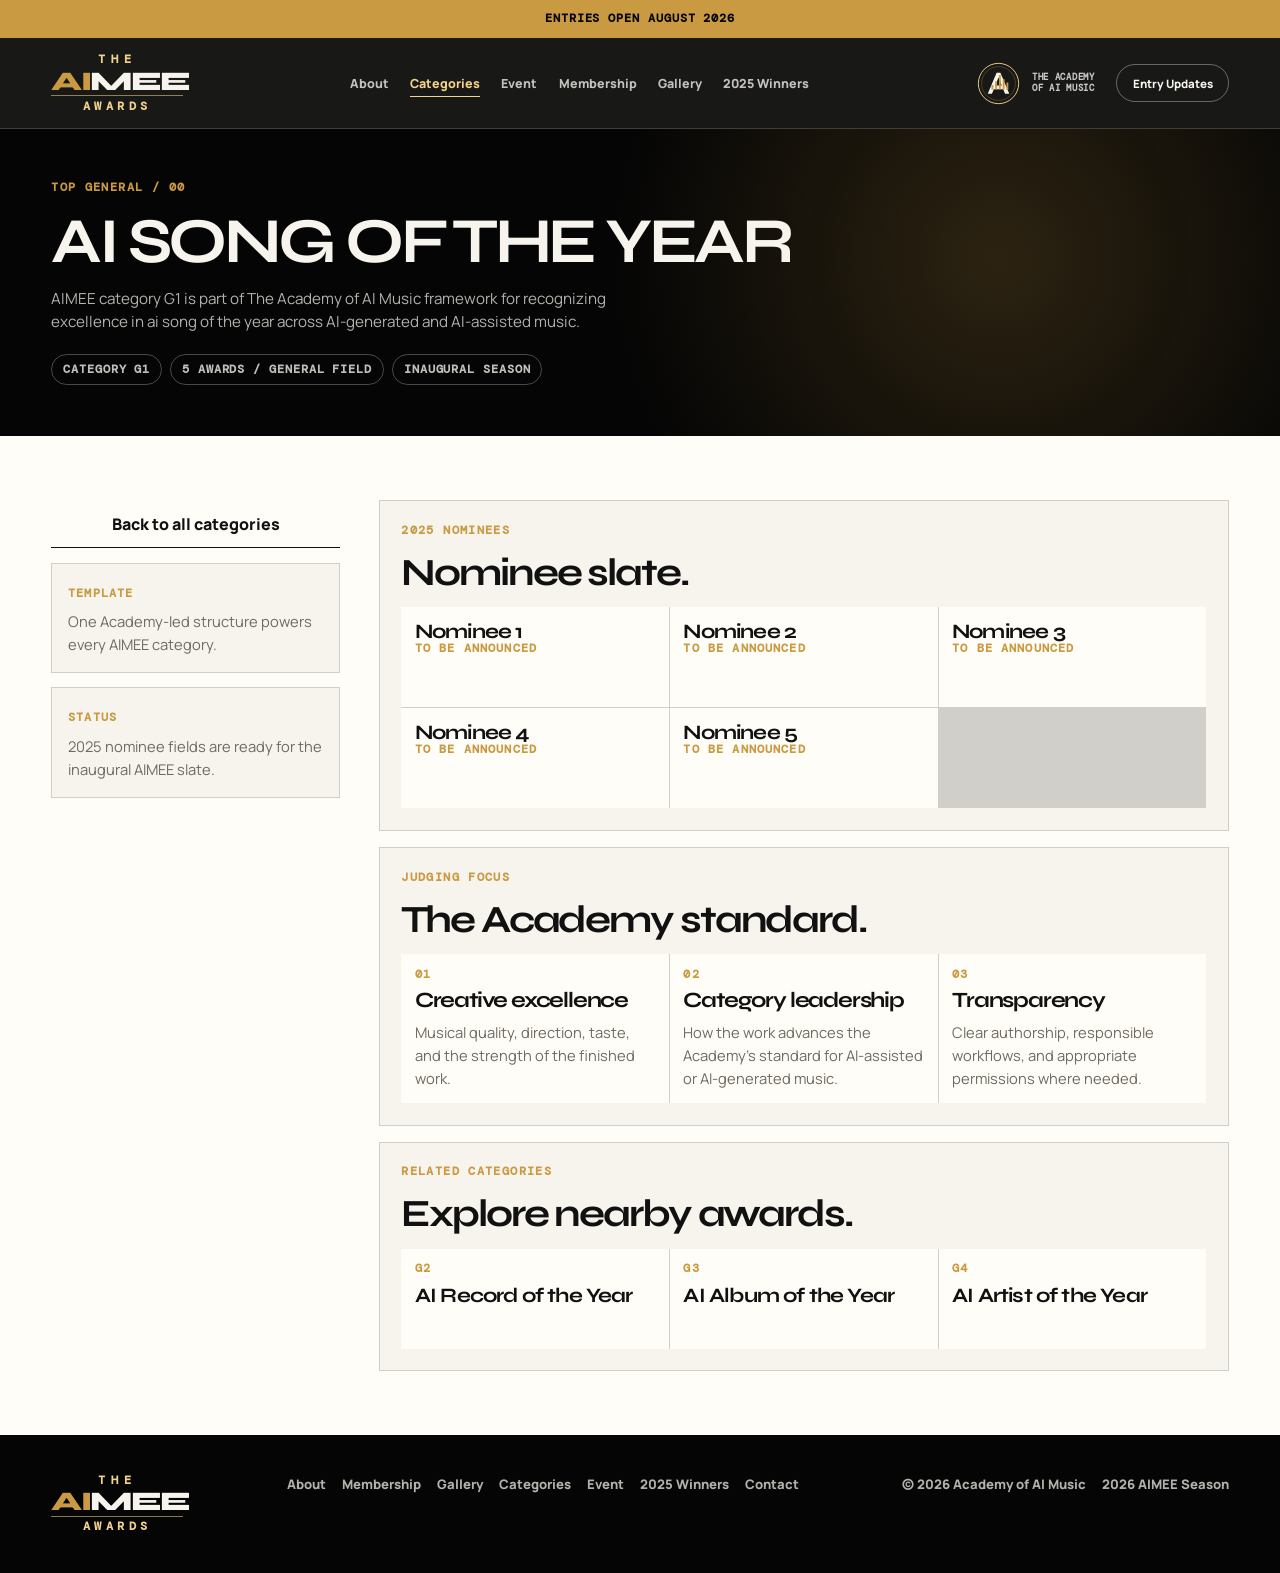
<file: award.html>
<!doctype html>
<html lang="en">
  <head>
    <meta charset="UTF-8" />
    <meta name="viewport" content="width=device-width, initial-scale=1.0" />
    <meta
      name="description"
      content="An AIMEE Awards category detail page from The Academy of AI Music."
    />
    <title>Award Category | The AIMEE's</title>
    <link rel="preconnect" href="https://fonts.googleapis.com" />
    <link rel="preconnect" href="https://fonts.gstatic.com" crossorigin />
    <link
      href="https://fonts.googleapis.com/css2?family=DM+Mono:wght@300;400;500&family=Manrope:wght@400;500;600;700;800&family=Syne:wght@600;700;800&display=swap"
      rel="stylesheet"
    />
    <link rel="stylesheet" href="assets/styles.css" />
  </head>
  <body>
    <a class="skip-link" href="#main">Skip to main content</a>
    <div class="top-strip">
      <a href="index.html#enter">Entries open August 2026</a>
    </div>

    <header class="site-header">
      <a class="wordmark" href="index.html" aria-label="AIMEE Awards home">
        <span class="wordmark__the">The</span>
        <span class="wordmark__name"><span>AI</span>MEE</span>
        <span class="wordmark__award">Awards</span>
      </a>
      <nav class="desktop-nav" aria-label="Main navigation">
        <div class="nav-item">
          <a href="about.html">About</a>
          <div class="nav-submenu">
            <a href="about.html#academy">The Academy</a>
            <a href="aimee-award.html">The AIMEE Award</a>
            <a href="about.html#foundation">The Foundation</a>
          </div>
        </div>
        <a class="is-current" href="awards.html">Categories</a>
        <a href="event.html">Event</a>
        <a href="membership.html">Membership</a>
        <a href="gallery.html">Gallery</a>
        <a href="winners.html">2025 Winners</a>
      </nav>
      <a class="academy-brand" href="about.html#academy" aria-label="The Academy of AI Music">
        <img src="assets/academy-emblem.svg" alt="" />
        <span>The Academy<br />of AI Music</span>
      </a>
      <a class="header-cta" href="index.html#enter">Entry Updates</a>
      <button class="menu-toggle" type="button" aria-expanded="false" aria-controls="mobile-menu">
        <span></span><span></span>
        <span class="sr-only">Toggle menu</span>
      </button>
    </header>

    <div class="mobile-menu" id="mobile-menu">
      <div class="mobile-menu__group">
          <a href="about.html">About</a>
          <div class="mobile-menu__submenu">
            <a href="about.html#academy">The Academy</a>
            <a href="aimee-award.html">The AIMEE Award</a>
            <a href="about.html#foundation">The Foundation</a>
        </div>
      </div>
      <a href="awards.html">Categories</a>
      <a href="event.html">Event</a>
      <a href="membership.html">Membership</a>
      <a href="gallery.html">Gallery</a>
      <a href="winners.html">2025 Winners</a>
      <a href="index.html#enter">Entry Updates</a>
    </div>

    <main id="main" data-award-page>
      <section class="page-hero award-hero">
        <p class="eyebrow reveal" data-award-group>The AIMEE's</p>
        <h1 class="reveal" data-award-title>Loading award category.</h1>
        <p class="page-hero__intro reveal" data-award-intro>
          This reusable page will display the selected award category, nominees,
          judging focus, and related categories.
        </p>
        <div class="award-meta reveal">
          <span data-award-number>Category</span>
          <span data-award-range>Directory</span>
          <span>Inaugural Season</span>
        </div>
      </section>

      <section class="award-detail section-pad">
        <aside class="award-detail__sidebar reveal">
          <a class="text-link" href="awards.html">Back to all categories</a>
          <div>
            <span>Template</span>
            <p>One Academy-led structure powers every AIMEE category.</p>
          </div>
          <div>
            <span>Status</span>
            <p data-award-status>Nominees to be announced.</p>
          </div>
        </aside>

        <div class="award-detail__content">
          <section class="award-panel reveal">
            <p class="eyebrow">2025 Nominees</p>
            <h2>Nominee slate.</h2>
            <ol class="nominee-list" data-award-nominees>
              <li>Nominees will appear here when the Academy finalizes the slate.</li>
            </ol>
          </section>

          <section class="award-panel reveal">
            <p class="eyebrow">Judging Focus</p>
            <h2>The Academy standard.</h2>
            <div class="criteria-grid">
              <article>
                <span>01</span>
                <h3>Creative excellence</h3>
                <p>Musical quality, direction, taste, and the strength of the finished work.</p>
              </article>
              <article>
                <span>02</span>
                <h3>Category leadership</h3>
                <p>How the work advances the Academy's standard for AI-assisted or AI-generated music.</p>
              </article>
              <article>
                <span>03</span>
                <h3>Transparency</h3>
                <p>Clear authorship, responsible workflows, and appropriate permissions where needed.</p>
              </article>
            </div>
          </section>

          <section class="award-panel reveal">
            <p class="eyebrow">Related Categories</p>
            <h2>Explore nearby awards.</h2>
            <div class="related-awards" data-related-awards></div>
          </section>
        </div>
      </section>
    </main>

    <footer class="site-footer">
      <a class="wordmark wordmark--footer" href="index.html" aria-label="AIMEE Awards home">
        <span class="wordmark__the">The</span>
        <span class="wordmark__name"><span>AI</span>MEE</span>
        <span class="wordmark__award">Awards</span>
      </a>
      <div class="site-footer__links">
        <a href="about.html">About</a>
        <a href="membership.html">Membership</a>
        <a href="gallery.html">Gallery</a>
        <a href="awards.html">Categories</a>
        <a href="event.html">Event</a>
        <a href="winners.html">2025 Winners</a>
        <a href="index.html#enter">Contact</a>
      </div>
      <div class="site-footer__meta">
        <span>© 2026 Academy of AI Music</span>
        <span>2026 AIMEE Season</span>
      </div>
    </footer>

    <script src="assets/site.js?v=general-field"></script>
  </body>
</html>
</file>
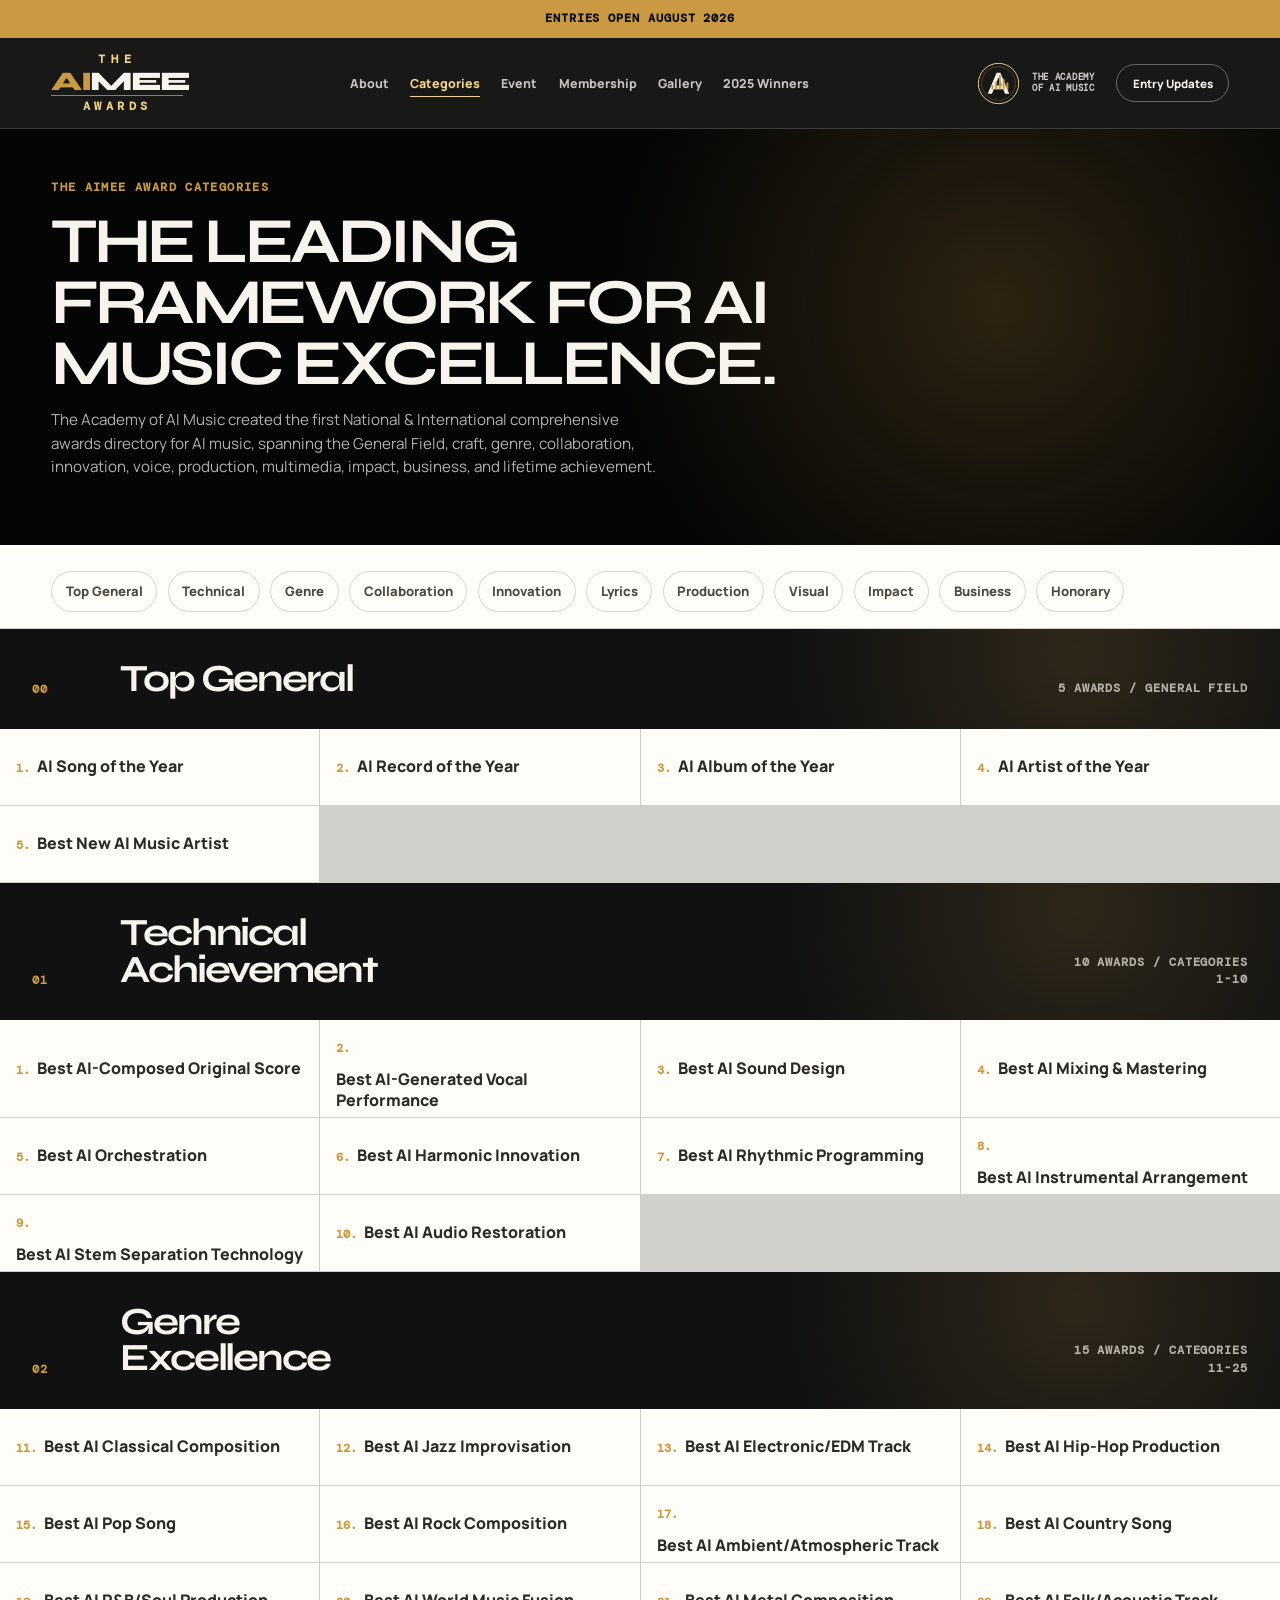
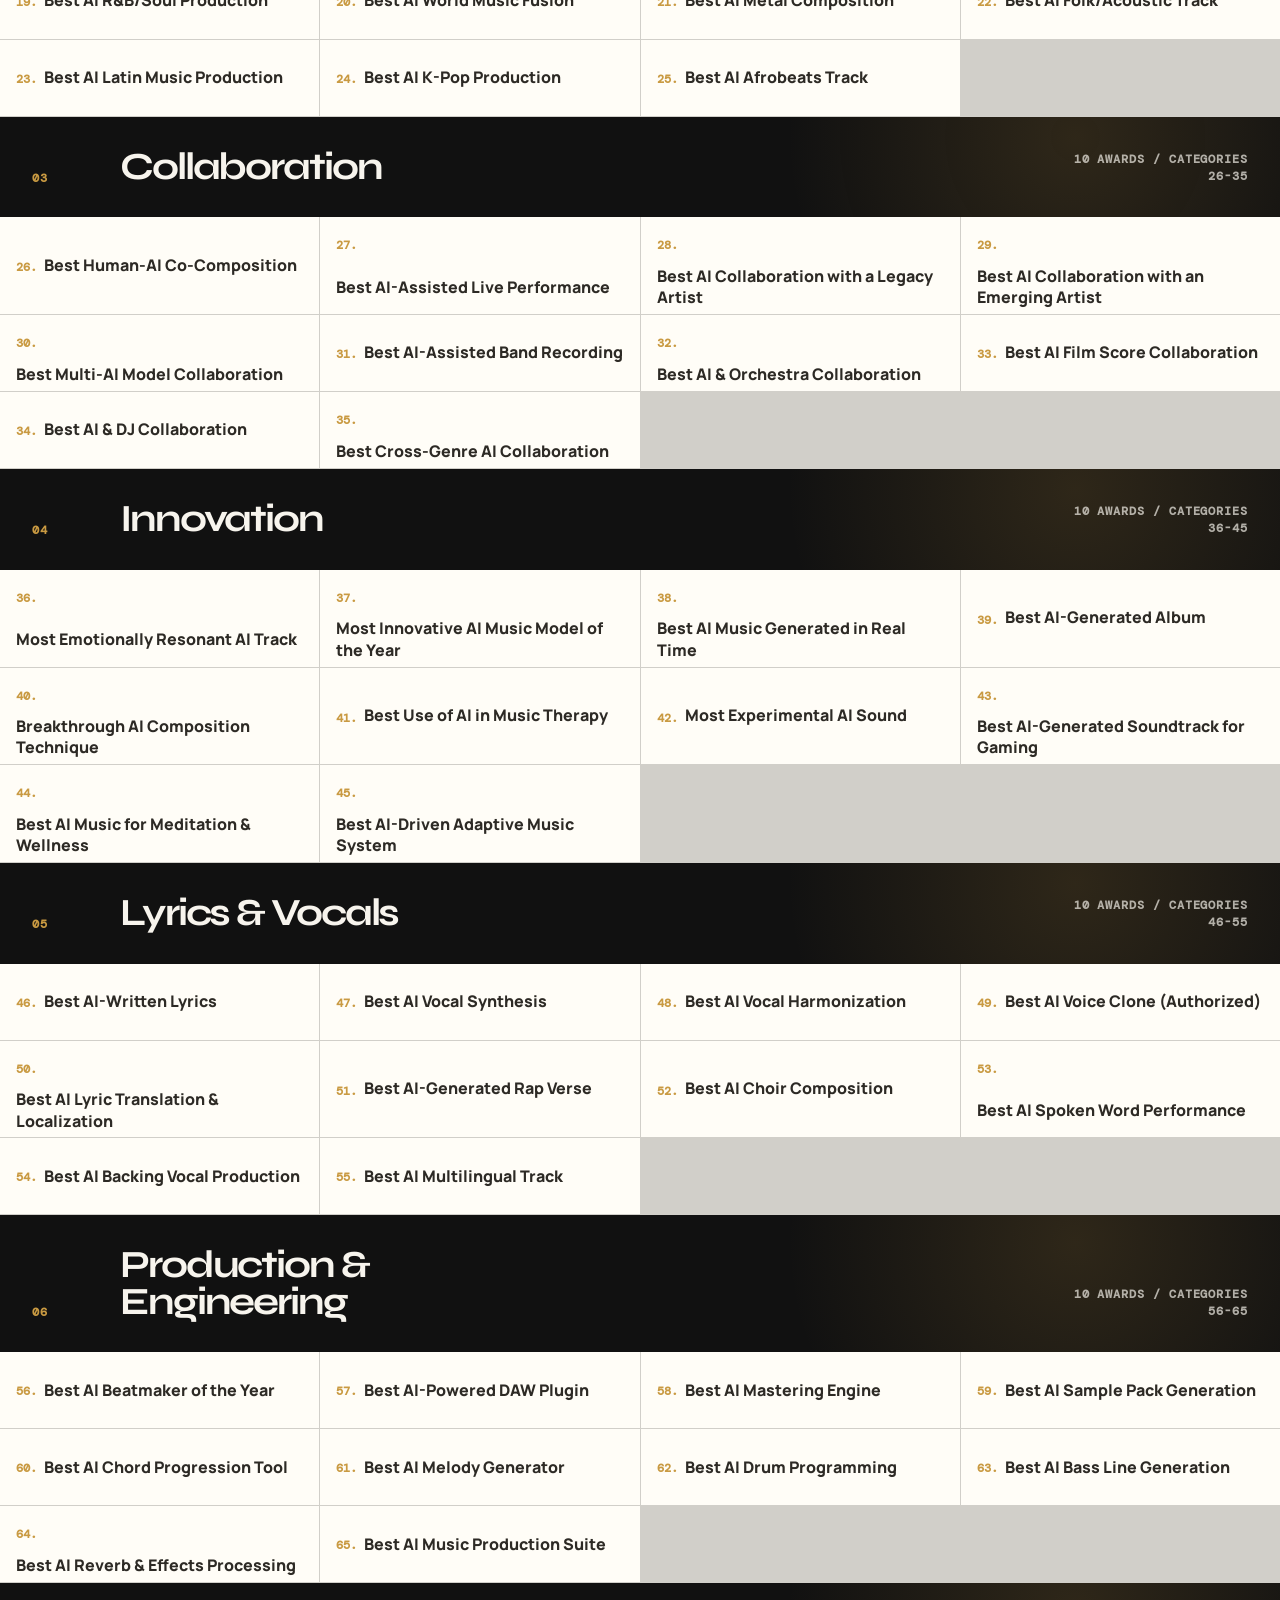
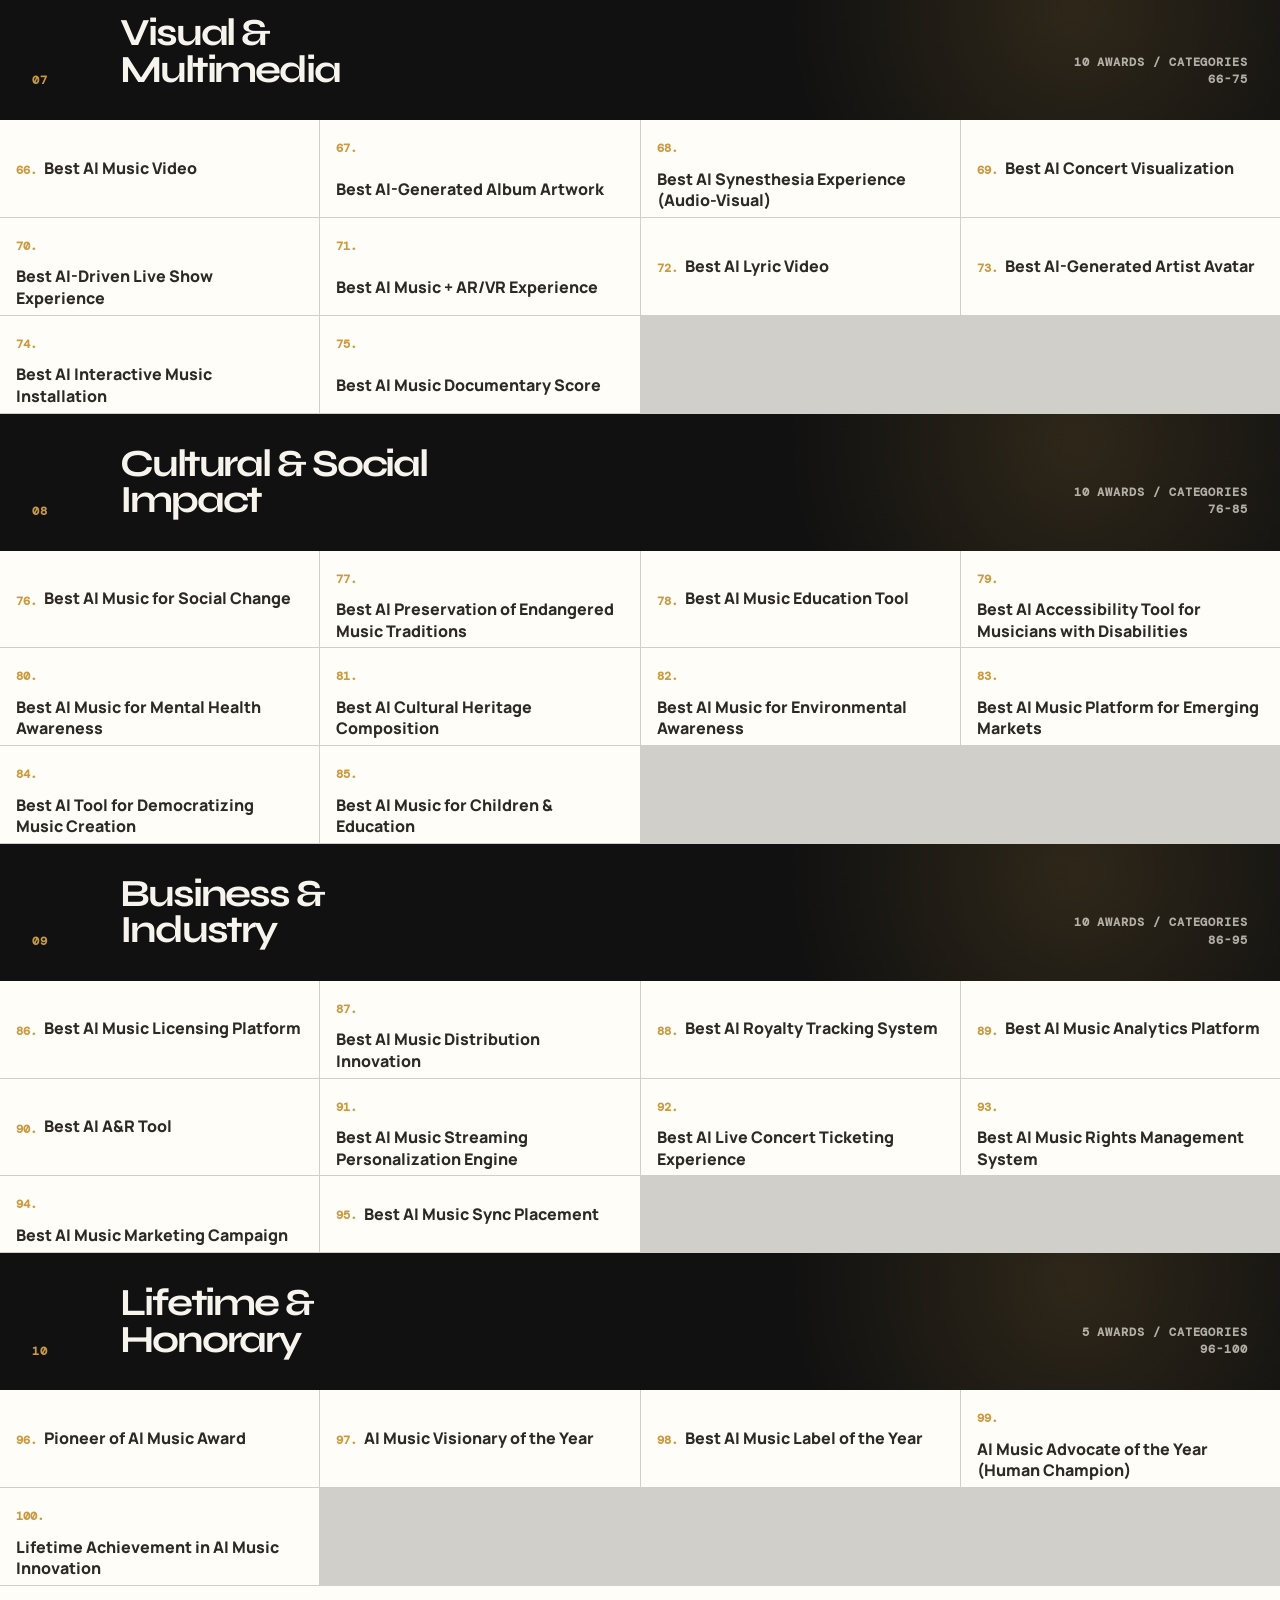
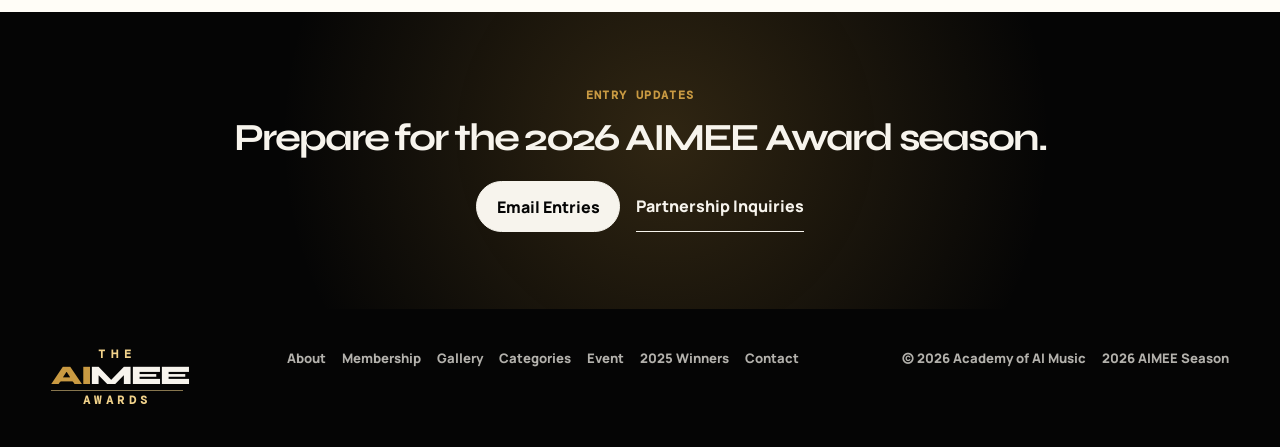
<file: awards.html>
<!doctype html>
<html lang="en">
  <head>
    <meta charset="UTF-8" />
    <meta name="viewport" content="width=device-width, initial-scale=1.0" />
    <meta
      name="description"
      content="Explore The AIMEE Award Categories from the Academy of AI Music."
    />
    <title>The AIMEE Award Categories | Academy of AI Music</title>
    <link rel="preconnect" href="https://fonts.googleapis.com" />
    <link rel="preconnect" href="https://fonts.gstatic.com" crossorigin />
    <link
      href="https://fonts.googleapis.com/css2?family=DM+Mono:wght@300;400;500&family=Manrope:wght@400;500;600;700;800&family=Syne:wght@600;700;800&display=swap"
      rel="stylesheet"
    />
    <link rel="stylesheet" href="assets/styles.css" />
  </head>
  <body>
    <a class="skip-link" href="#main">Skip to main content</a>
    <div class="top-strip">
      <a href="index.html#enter">Entries open August 2026</a>
    </div>

    <header class="site-header">
      <a class="wordmark" href="index.html" aria-label="AIMEE Awards home">
        <span class="wordmark__the">The</span>
        <span class="wordmark__name"><span>AI</span>MEE</span>
        <span class="wordmark__award">Awards</span>
      </a>
      <nav class="desktop-nav" aria-label="Main navigation">
        <div class="nav-item">
          <a href="about.html">About</a>
          <div class="nav-submenu">
            <a href="about.html#academy">The Academy</a>
            <a href="aimee-award.html">The AIMEE Award</a>
            <a href="about.html#foundation">The Foundation</a>
          </div>
        </div>
        <a class="is-current" href="awards.html">Categories</a>
        <a href="event.html">Event</a>
        <a href="membership.html">Membership</a>
        <a href="gallery.html">Gallery</a>
        <a href="winners.html">2025 Winners</a>
      </nav>
      <a class="academy-brand" href="about.html#academy" aria-label="The Academy of AI Music">
        <img src="assets/academy-emblem.svg" alt="" />
        <span>The Academy<br />of AI Music</span>
      </a>
      <a class="header-cta" href="index.html#enter">Entry Updates</a>
      <button class="menu-toggle" type="button" aria-expanded="false" aria-controls="mobile-menu">
        <span></span><span></span>
        <span class="sr-only">Toggle menu</span>
      </button>
    </header>

    <div class="mobile-menu" id="mobile-menu">
      <div class="mobile-menu__group">
          <a href="about.html">About</a>
          <div class="mobile-menu__submenu">
            <a href="about.html#academy">The Academy</a>
            <a href="aimee-award.html">The AIMEE Award</a>
            <a href="about.html#foundation">The Foundation</a>
        </div>
      </div>
      <a href="awards.html">Categories</a>
      <a href="event.html">Event</a>
      <a href="membership.html">Membership</a>
      <a href="gallery.html">Gallery</a>
      <a href="winners.html">2025 Winners</a>
      <a href="index.html#enter">Entry Updates</a>
    </div>

    <main id="main">
      <section class="page-hero">
        <p class="eyebrow reveal">The AIMEE Award Categories</p>
        <h1 class="reveal">The leading framework for AI music excellence.</h1>
        <p class="page-hero__intro reveal">
          The Academy of AI Music created the first National &amp; International comprehensive awards directory
          for AI music, spanning the General Field, craft, genre, collaboration,
          innovation, voice, production, multimedia, impact, business, and lifetime achievement.
        </p>
      </section>

      <section class="category-directory section-pad">
        <div class="category-jump reveal" aria-label="Award category groups">
          <a href="#general">Top General</a>
          <a href="#technical">Technical</a>
          <a href="#genre">Genre</a>
          <a href="#collaboration">Collaboration</a>
          <a href="#innovation">Innovation</a>
          <a href="#lyrics">Lyrics</a>
          <a href="#production">Production</a>
          <a href="#visual">Visual</a>
          <a href="#impact">Impact</a>
          <a href="#business">Business</a>
          <a href="#honorary">Honorary</a>
        </div>

        <section class="category-group reveal" id="general">
          <div class="category-group__heading">
            <span>00</span>
            <h2>Top General</h2>
            <p>5 awards / General Field</p>
          </div>
          <ol class="category-list category-list--general">
            <li data-category-number="G1">AI Song of the Year</li>
            <li data-category-number="G2">AI Record of the Year</li>
            <li data-category-number="G3">AI Album of the Year</li>
            <li data-category-number="G4">AI Artist of the Year</li>
            <li data-category-number="G5">Best New AI Music Artist</li>
          </ol>
        </section>

        <section class="category-group reveal" id="technical">
          <div class="category-group__heading">
            <span>01</span>
            <h2>Technical Achievement</h2>
            <p>10 awards / Categories 1-10</p>
          </div>
          <ol class="category-list">
            <li>Best AI-Composed Original Score</li>
            <li>Best AI-Generated Vocal Performance</li>
            <li>Best AI Sound Design</li>
            <li>Best AI Mixing &amp; Mastering</li>
            <li>Best AI Orchestration</li>
            <li>Best AI Harmonic Innovation</li>
            <li>Best AI Rhythmic Programming</li>
            <li>Best AI Instrumental Arrangement</li>
            <li>Best AI Stem Separation Technology</li>
            <li>Best AI Audio Restoration</li>
          </ol>
        </section>

        <section class="category-group reveal" id="genre">
          <div class="category-group__heading">
            <span>02</span>
            <h2>Genre Excellence</h2>
            <p>15 awards / Categories 11-25</p>
          </div>
          <ol class="category-list" start="11">
            <li>Best AI Classical Composition</li>
            <li>Best AI Jazz Improvisation</li>
            <li>Best AI Electronic/EDM Track</li>
            <li>Best AI Hip-Hop Production</li>
            <li>Best AI Pop Song</li>
            <li>Best AI Rock Composition</li>
            <li>Best AI Ambient/Atmospheric Track</li>
            <li>Best AI Country Song</li>
            <li>Best AI R&amp;B/Soul Production</li>
            <li>Best AI World Music Fusion</li>
            <li>Best AI Metal Composition</li>
            <li>Best AI Folk/Acoustic Track</li>
            <li>Best AI Latin Music Production</li>
            <li>Best AI K-Pop Production</li>
            <li>Best AI Afrobeats Track</li>
          </ol>
        </section>

        <section class="category-group reveal" id="collaboration">
          <div class="category-group__heading">
            <span>03</span>
            <h2>Collaboration</h2>
            <p>10 awards / Categories 26-35</p>
          </div>
          <ol class="category-list" start="26">
            <li>Best Human-AI Co-Composition</li>
            <li>Best AI-Assisted Live Performance</li>
            <li>Best AI Collaboration with a Legacy Artist</li>
            <li>Best AI Collaboration with an Emerging Artist</li>
            <li>Best Multi-AI Model Collaboration</li>
            <li>Best AI-Assisted Band Recording</li>
            <li>Best AI &amp; Orchestra Collaboration</li>
            <li>Best AI Film Score Collaboration</li>
            <li>Best AI &amp; DJ Collaboration</li>
            <li>Best Cross-Genre AI Collaboration</li>
          </ol>
        </section>

        <section class="category-group reveal" id="innovation">
          <div class="category-group__heading">
            <span>04</span>
            <h2>Innovation</h2>
            <p>10 awards / Categories 36-45</p>
          </div>
          <ol class="category-list" start="36">
            <li>Most Emotionally Resonant AI Track</li>
            <li>Most Innovative AI Music Model of the Year</li>
            <li>Best AI Music Generated in Real Time</li>
            <li>Best AI-Generated Album</li>
            <li>Breakthrough AI Composition Technique</li>
            <li>Best Use of AI in Music Therapy</li>
            <li>Most Experimental AI Sound</li>
            <li>Best AI-Generated Soundtrack for Gaming</li>
            <li>Best AI Music for Meditation &amp; Wellness</li>
            <li>Best AI-Driven Adaptive Music System</li>
          </ol>
        </section>

        <section class="category-group reveal" id="lyrics">
          <div class="category-group__heading">
            <span>05</span>
            <h2>Lyrics &amp; Vocals</h2>
            <p>10 awards / Categories 46-55</p>
          </div>
          <ol class="category-list" start="46">
            <li>Best AI-Written Lyrics</li>
            <li>Best AI Vocal Synthesis</li>
            <li>Best AI Vocal Harmonization</li>
            <li>Best AI Voice Clone (Authorized)</li>
            <li>Best AI Lyric Translation &amp; Localization</li>
            <li>Best AI-Generated Rap Verse</li>
            <li>Best AI Choir Composition</li>
            <li>Best AI Spoken Word Performance</li>
            <li>Best AI Backing Vocal Production</li>
            <li>Best AI Multilingual Track</li>
          </ol>
        </section>

        <section class="category-group reveal" id="production">
          <div class="category-group__heading">
            <span>06</span>
            <h2>Production &amp; Engineering</h2>
            <p>10 awards / Categories 56-65</p>
          </div>
          <ol class="category-list" start="56">
            <li>Best AI Beatmaker of the Year</li>
            <li>Best AI-Powered DAW Plugin</li>
            <li>Best AI Mastering Engine</li>
            <li>Best AI Sample Pack Generation</li>
            <li>Best AI Chord Progression Tool</li>
            <li>Best AI Melody Generator</li>
            <li>Best AI Drum Programming</li>
            <li>Best AI Bass Line Generation</li>
            <li>Best AI Reverb &amp; Effects Processing</li>
            <li>Best AI Music Production Suite</li>
          </ol>
        </section>

        <section class="category-group reveal" id="visual">
          <div class="category-group__heading">
            <span>07</span>
            <h2>Visual &amp; Multimedia</h2>
            <p>10 awards / Categories 66-75</p>
          </div>
          <ol class="category-list" start="66">
            <li>Best AI Music Video</li>
            <li>Best AI-Generated Album Artwork</li>
            <li>Best AI Synesthesia Experience (Audio-Visual)</li>
            <li>Best AI Concert Visualization</li>
            <li>Best AI-Driven Live Show Experience</li>
            <li>Best AI Music + AR/VR Experience</li>
            <li>Best AI Lyric Video</li>
            <li>Best AI-Generated Artist Avatar</li>
            <li>Best AI Interactive Music Installation</li>
            <li>Best AI Music Documentary Score</li>
          </ol>
        </section>

        <section class="category-group reveal" id="impact">
          <div class="category-group__heading">
            <span>08</span>
            <h2>Cultural &amp; Social Impact</h2>
            <p>10 awards / Categories 76-85</p>
          </div>
          <ol class="category-list" start="76">
            <li>Best AI Music for Social Change</li>
            <li>Best AI Preservation of Endangered Music Traditions</li>
            <li>Best AI Music Education Tool</li>
            <li>Best AI Accessibility Tool for Musicians with Disabilities</li>
            <li>Best AI Music for Mental Health Awareness</li>
            <li>Best AI Cultural Heritage Composition</li>
            <li>Best AI Music for Environmental Awareness</li>
            <li>Best AI Music Platform for Emerging Markets</li>
            <li>Best AI Tool for Democratizing Music Creation</li>
            <li>Best AI Music for Children &amp; Education</li>
          </ol>
        </section>

        <section class="category-group reveal" id="business">
          <div class="category-group__heading">
            <span>09</span>
            <h2>Business &amp; Industry</h2>
            <p>10 awards / Categories 86-95</p>
          </div>
          <ol class="category-list" start="86">
            <li>Best AI Music Licensing Platform</li>
            <li>Best AI Music Distribution Innovation</li>
            <li>Best AI Royalty Tracking System</li>
            <li>Best AI Music Analytics Platform</li>
            <li>Best AI A&amp;R Tool</li>
            <li>Best AI Music Streaming Personalization Engine</li>
            <li>Best AI Live Concert Ticketing Experience</li>
            <li>Best AI Music Rights Management System</li>
            <li>Best AI Music Marketing Campaign</li>
            <li>Best AI Music Sync Placement</li>
          </ol>
        </section>

        <section class="category-group reveal" id="honorary">
          <div class="category-group__heading">
            <span>10</span>
            <h2>Lifetime &amp; Honorary</h2>
            <p>5 awards / Categories 96-100</p>
          </div>
          <ol class="category-list" start="96">
            <li>Pioneer of AI Music Award</li>
            <li>AI Music Visionary of the Year</li>
            <li>Best AI Music Label of the Year</li>
            <li>AI Music Advocate of the Year (Human Champion)</li>
            <li>Lifetime Achievement in AI Music Innovation</li>
          </ol>
        </section>
      </section>

      <section class="enter-panel" id="enter">
        <p class="eyebrow reveal">Entry Updates</p>
        <h2 class="reveal">Prepare for the 2026 AIMEE Award season.</h2>
        <div class="enter-panel__actions reveal">
          <a class="button button--light" href="mailto:entries@academyofaimusic.com">Email Entries</a>
          <a class="text-link text-link--light" href="mailto:hello@academyofaimusic.com">Partnership Inquiries</a>
        </div>
      </section>
    </main>

    <footer class="site-footer">
      <a class="wordmark wordmark--footer" href="index.html" aria-label="AIMEE Awards home">
        <span class="wordmark__the">The</span>
        <span class="wordmark__name"><span>AI</span>MEE</span>
        <span class="wordmark__award">Awards</span>
      </a>
      <div class="site-footer__links">
        <a href="about.html">About</a>
        <a href="membership.html">Membership</a>
        <a href="gallery.html">Gallery</a>
        <a href="awards.html">Categories</a>
        <a href="event.html">Event</a>
        <a href="winners.html">2025 Winners</a>
        <a href="index.html#enter">Contact</a>
      </div>
      <div class="site-footer__meta">
        <span>© 2026 Academy of AI Music</span>
        <span>2026 AIMEE Season</span>
      </div>
    </footer>

    <script src="assets/site.js?v=general-field"></script>
  </body>
</html>
</file>
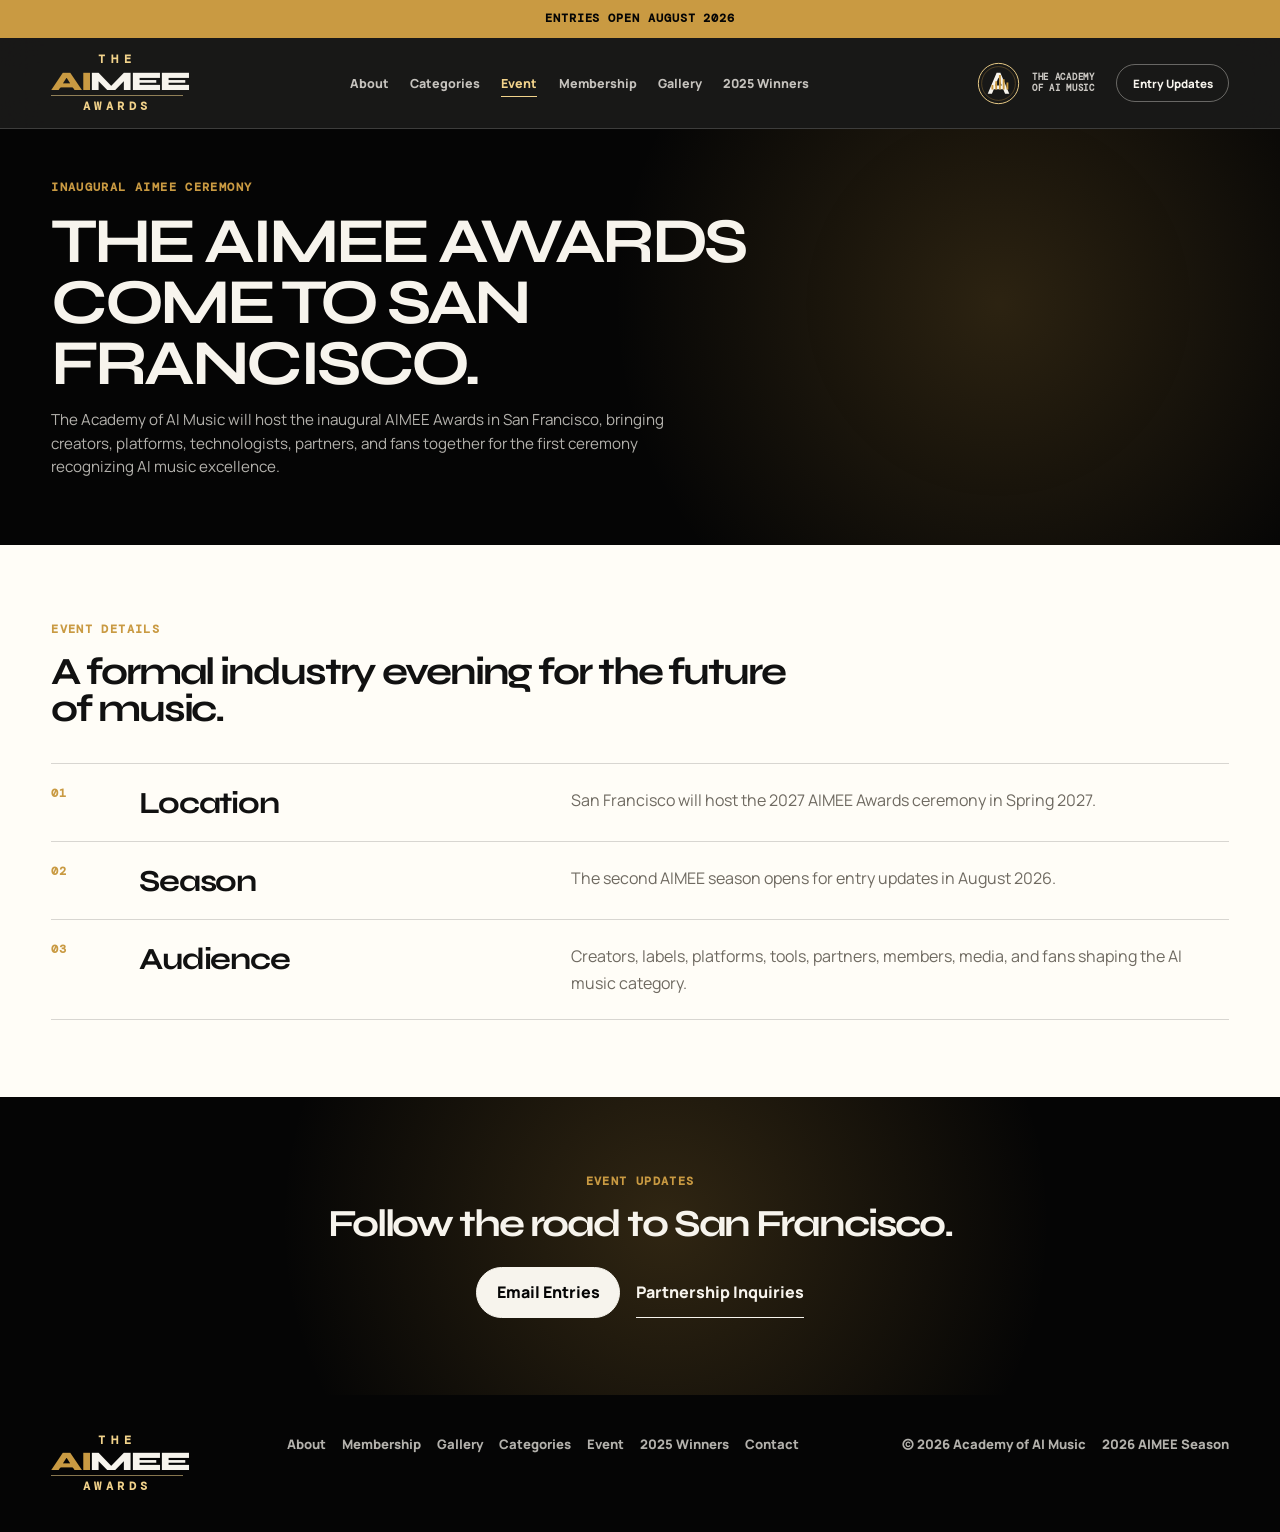
<file: event.html>
<!doctype html>
<html lang="en">
  <head>
    <meta charset="UTF-8" />
    <meta name="viewport" content="width=device-width, initial-scale=1.0" />
    <meta
      name="description"
      content="Event details for the 2027 AIMEE Awards ceremony from The Academy of AI Music in San Francisco."
    />
    <title>Event | The AIMEE's</title>
    <link rel="preconnect" href="https://fonts.googleapis.com" />
    <link rel="preconnect" href="https://fonts.gstatic.com" crossorigin />
    <link
      href="https://fonts.googleapis.com/css2?family=DM+Mono:wght@300;400;500&family=Manrope:wght@400;500;600;700;800&family=Syne:wght@600;700;800&display=swap"
      rel="stylesheet"
    />
    <link rel="stylesheet" href="assets/styles.css" />
  </head>
  <body>
    <a class="skip-link" href="#main">Skip to main content</a>
    <div class="top-strip">
      <a href="index.html#enter">Entries open August 2026</a>
    </div>

    <header class="site-header">
      <a class="wordmark" href="index.html" aria-label="AIMEE Awards home">
        <span class="wordmark__the">The</span>
        <span class="wordmark__name"><span>AI</span>MEE</span>
        <span class="wordmark__award">Awards</span>
      </a>
      <nav class="desktop-nav" aria-label="Main navigation">
        <div class="nav-item">
          <a href="about.html">About</a>
          <div class="nav-submenu">
            <a href="about.html#academy">The Academy</a>
            <a href="aimee-award.html">The AIMEE Award</a>
            <a href="about.html#foundation">The Foundation</a>
          </div>
        </div>
        <a href="awards.html">Categories</a>
        <a class="is-current" href="event.html">Event</a>
        <a href="membership.html">Membership</a>
        <a href="gallery.html">Gallery</a>
        <a href="winners.html">2025 Winners</a>
      </nav>
      <a class="academy-brand" href="about.html#academy" aria-label="The Academy of AI Music">
        <img src="assets/academy-emblem.svg" alt="" />
        <span>The Academy<br />of AI Music</span>
      </a>
      <a class="header-cta" href="index.html#enter">Entry Updates</a>
      <button class="menu-toggle" type="button" aria-expanded="false" aria-controls="mobile-menu">
        <span></span><span></span>
        <span class="sr-only">Toggle menu</span>
      </button>
    </header>

    <div class="mobile-menu" id="mobile-menu">
      <div class="mobile-menu__group">
          <a href="about.html">About</a>
          <div class="mobile-menu__submenu">
            <a href="about.html#academy">The Academy</a>
            <a href="aimee-award.html">The AIMEE Award</a>
            <a href="about.html#foundation">The Foundation</a>
        </div>
      </div>
      <a href="awards.html">Categories</a>
      <a href="event.html">Event</a>
      <a href="membership.html">Membership</a>
      <a href="gallery.html">Gallery</a>
      <a href="winners.html">2025 Winners</a>
      <a href="index.html#enter">Entry Updates</a>
    </div>

    <main id="main">
      <section class="page-hero">
        <p class="eyebrow reveal">Inaugural AIMEE Ceremony</p>
        <h1 class="reveal">The AIMEE Awards come to San Francisco.</h1>
        <p class="page-hero__intro reveal">
          The Academy of AI Music will host the inaugural AIMEE Awards in San
          Francisco, bringing creators, platforms, technologists, partners, and fans
          together for the first ceremony recognizing AI music excellence.
        </p>
      </section>

      <section class="awards-index section-pad">
        <div class="section-heading reveal">
          <p class="eyebrow">Event Details</p>
          <h2>A formal industry evening for the future of music.</h2>
        </div>
        <div class="index-list">
          <article class="index-row reveal">
            <span>01</span>
            <strong>Location</strong>
            <p>San Francisco will host the 2027 AIMEE Awards ceremony in Spring 2027.</p>
          </article>
          <article class="index-row reveal">
            <span>02</span>
            <strong>Season</strong>
            <p>The second AIMEE season opens for entry updates in August 2026.</p>
          </article>
          <article class="index-row reveal">
            <span>03</span>
            <strong>Audience</strong>
            <p>Creators, labels, platforms, tools, partners, members, media, and fans shaping the AI music category.</p>
          </article>
        </div>
      </section>

      <section class="enter-panel" id="enter">
        <p class="eyebrow reveal">Event Updates</p>
        <h2 class="reveal">Follow the road to San Francisco.</h2>
        <div class="enter-panel__actions reveal">
          <a class="button button--light" href="mailto:entries@academyofaimusic.com">Email Entries</a>
          <a class="text-link text-link--light" href="mailto:hello@academyofaimusic.com">Partnership Inquiries</a>
        </div>
      </section>
    </main>

    <footer class="site-footer">
      <a class="wordmark wordmark--footer" href="index.html" aria-label="AIMEE Awards home">
        <span class="wordmark__the">The</span>
        <span class="wordmark__name"><span>AI</span>MEE</span>
        <span class="wordmark__award">Awards</span>
      </a>
      <div class="site-footer__links">
        <a href="about.html">About</a>
        <a href="membership.html">Membership</a>
        <a href="gallery.html">Gallery</a>
        <a href="awards.html">Categories</a>
        <a href="event.html">Event</a>
        <a href="winners.html">2025 Winners</a>
        <a href="index.html#enter">Contact</a>
      </div>
      <div class="site-footer__meta">
        <span>© 2026 Academy of AI Music</span>
        <span>2026 AIMEE Season</span>
      </div>
    </footer>

    <script src="assets/site.js?v=general-field"></script>
  </body>
</html>
</file>
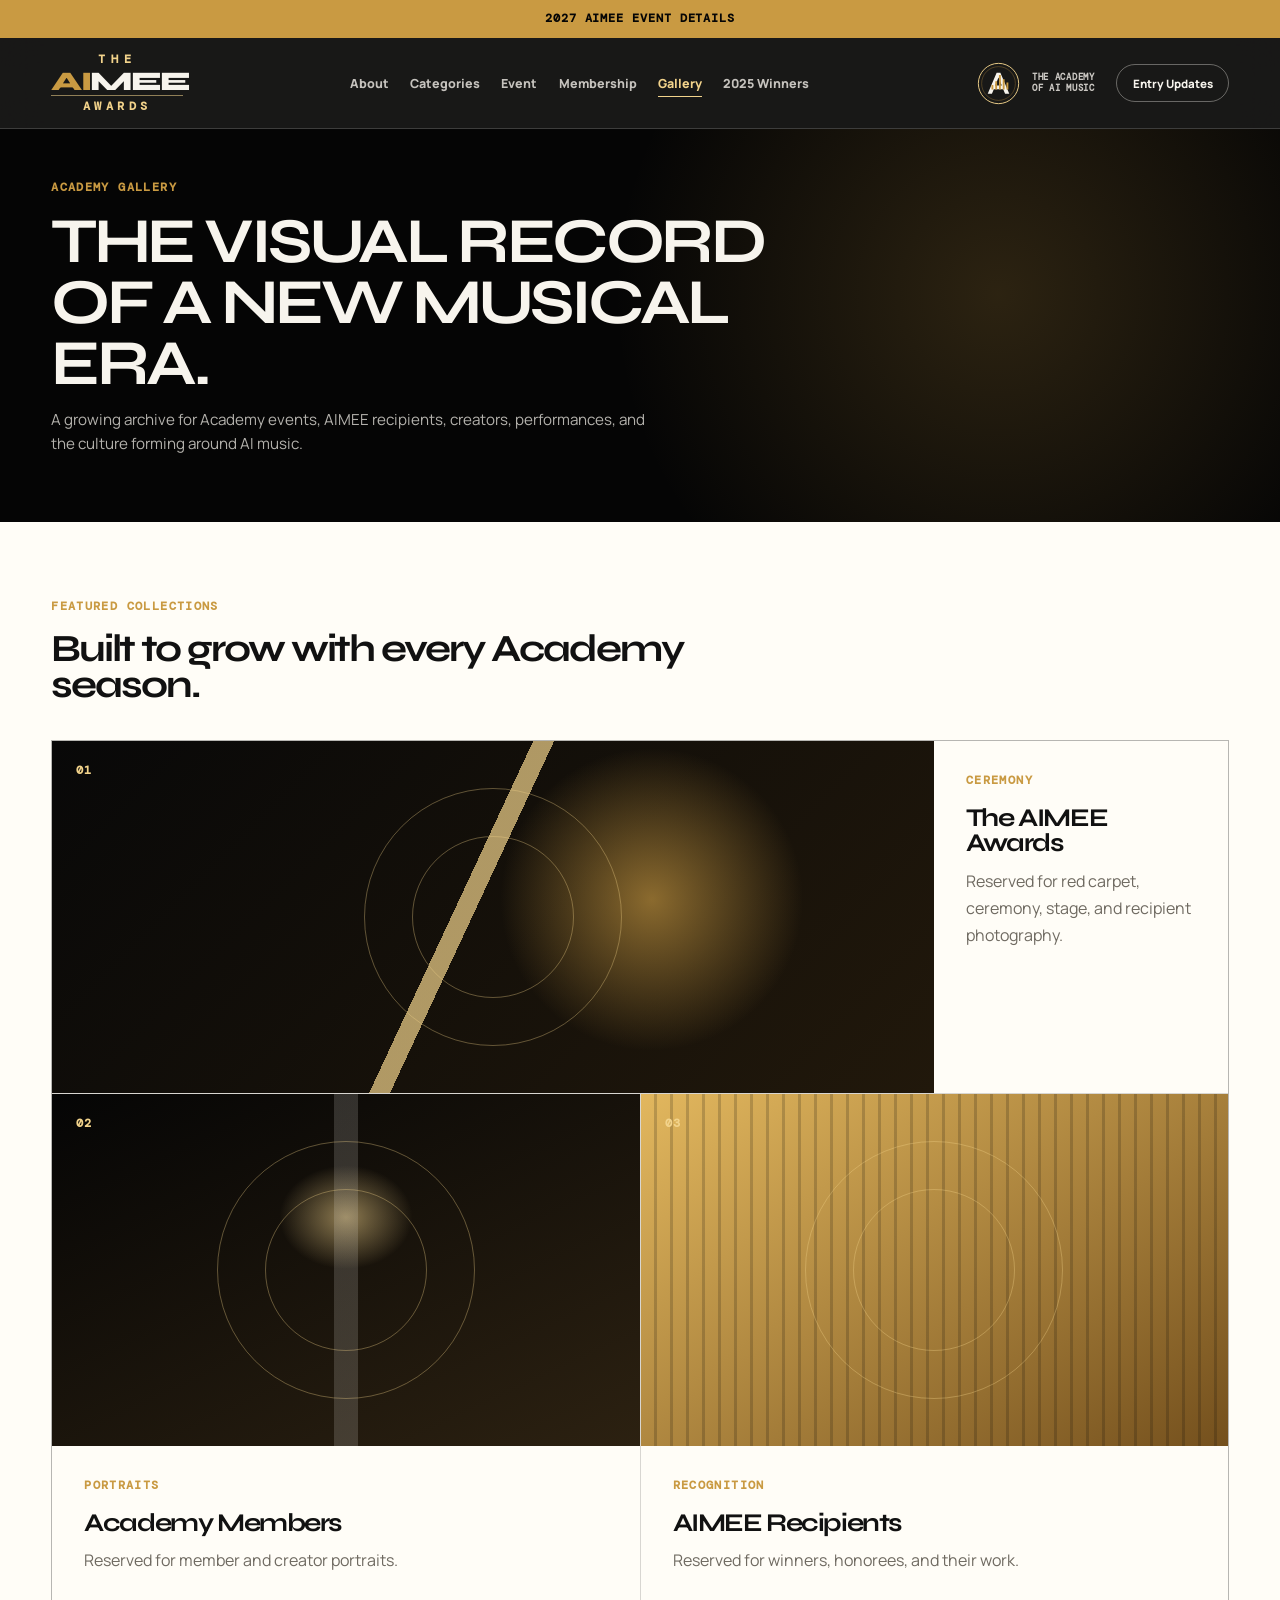
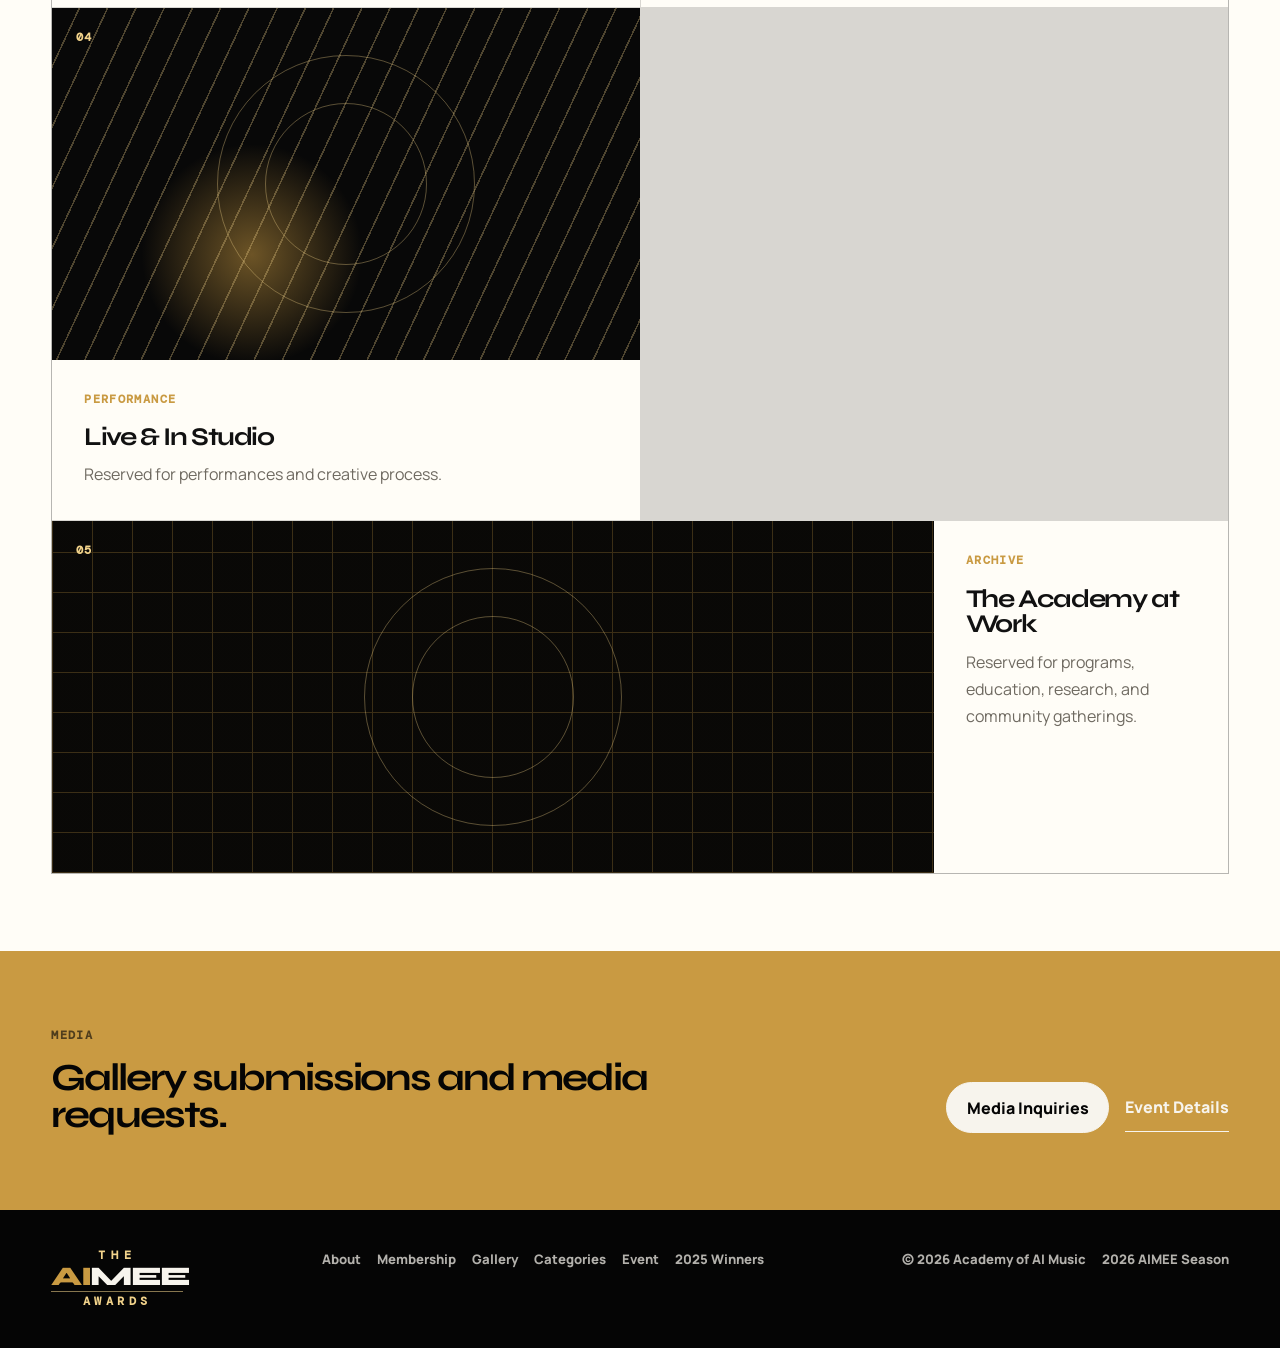
<file: gallery.html>
<!doctype html>
<html lang="en">
  <head>
    <meta charset="UTF-8" />
    <meta name="viewport" content="width=device-width, initial-scale=1.0" />
    <meta name="description" content="The Academy of AI Music gallery and visual archive." />
    <title>Gallery | Academy of AI Music</title>
    <link rel="preconnect" href="https://fonts.googleapis.com" />
    <link rel="preconnect" href="https://fonts.gstatic.com" crossorigin />
    <link href="https://fonts.googleapis.com/css2?family=DM+Mono:wght@300;400;500&family=Manrope:wght@400;500;600;700;800&family=Syne:wght@600;700;800&display=swap" rel="stylesheet" />
    <link rel="stylesheet" href="assets/styles.css" />
  </head>
  <body>
    <a class="skip-link" href="#main">Skip to main content</a>
    <div class="top-strip"><a href="event.html">2027 AIMEE event details</a></div>
    <header class="site-header">
      <a class="wordmark" href="index.html" aria-label="AIMEE Awards home"><span class="wordmark__the">The</span><span class="wordmark__name"><span>AI</span>MEE</span><span class="wordmark__award">Awards</span></a>
      <nav class="desktop-nav" aria-label="Main navigation">
        <div class="nav-item">
          <a href="about.html">About</a>
          <div class="nav-submenu"><a href="about.html#academy">The Academy</a><a href="aimee-award.html">The AIMEE Award</a><a href="about.html#foundation">The Foundation</a></div>
        </div>
        <a href="awards.html">Categories</a><a href="event.html">Event</a><a href="membership.html">Membership</a><a class="is-current" href="gallery.html">Gallery</a><a href="winners.html">2025 Winners</a>
      </nav>
      <a class="academy-brand" href="about.html#academy" aria-label="The Academy of AI Music"><img src="assets/academy-emblem.svg" alt="" /><span>The Academy<br />of AI Music</span></a>
      <a class="header-cta" href="index.html#enter">Entry Updates</a>
      <button class="menu-toggle" type="button" aria-expanded="false" aria-controls="mobile-menu"><span></span><span></span><span class="sr-only">Toggle menu</span></button>
    </header>
    <div class="mobile-menu" id="mobile-menu">
      <div class="mobile-menu__group"><a href="about.html">About</a><div class="mobile-menu__submenu"><a href="about.html#academy">The Academy</a><a href="aimee-award.html">The AIMEE Award</a><a href="about.html#foundation">The Foundation</a></div></div>
      <a href="awards.html">Categories</a><a href="event.html">Event</a><a href="membership.html">Membership</a><a href="gallery.html">Gallery</a><a href="winners.html">2025 Winners</a>
    </div>
    <main id="main">
      <section class="page-hero">
        <p class="eyebrow reveal">Academy Gallery</p>
        <h1 class="reveal">The visual record of a new musical era.</h1>
        <p class="page-hero__intro reveal">A growing archive for Academy events, AIMEE recipients, creators, performances, and the culture forming around AI music.</p>
      </section>
      <section class="gallery-directory section-pad">
        <div class="section-heading reveal"><p class="eyebrow">Featured Collections</p><h2>Built to grow with every Academy season.</h2></div>
        <div class="gallery-grid">
          <article class="gallery-card gallery-card--wide reveal"><div class="gallery-card__visual"><span>01</span></div><div class="gallery-card__copy"><p class="eyebrow">Ceremony</p><h2>The AIMEE Awards</h2><p>Reserved for red carpet, ceremony, stage, and recipient photography.</p></div></article>
          <article class="gallery-card reveal"><div class="gallery-card__visual gallery-card__visual--portrait"><span>02</span></div><div class="gallery-card__copy"><p class="eyebrow">Portraits</p><h2>Academy Members</h2><p>Reserved for member and creator portraits.</p></div></article>
          <article class="gallery-card reveal"><div class="gallery-card__visual gallery-card__visual--gold"><span>03</span></div><div class="gallery-card__copy"><p class="eyebrow">Recognition</p><h2>AIMEE Recipients</h2><p>Reserved for winners, honorees, and their work.</p></div></article>
          <article class="gallery-card reveal"><div class="gallery-card__visual gallery-card__visual--lines"><span>04</span></div><div class="gallery-card__copy"><p class="eyebrow">Performance</p><h2>Live &amp; In Studio</h2><p>Reserved for performances and creative process.</p></div></article>
          <article class="gallery-card gallery-card--wide reveal"><div class="gallery-card__visual gallery-card__visual--archive"><span>05</span></div><div class="gallery-card__copy"><p class="eyebrow">Archive</p><h2>The Academy at Work</h2><p>Reserved for programs, education, research, and community gatherings.</p></div></article>
        </div>
      </section>
      <section class="about-contact">
        <div class="about-contact__copy reveal"><p class="eyebrow">Media</p><h2>Gallery submissions and media requests.</h2></div>
        <div class="about-contact__links reveal"><a class="button button--light" href="mailto:media@academyofaimusic.com">Media Inquiries</a><a class="text-link text-link--light" href="event.html">Event Details</a></div>
      </section>
    </main>
    <footer class="site-footer">
      <a class="wordmark wordmark--footer" href="index.html" aria-label="AIMEE Awards home"><span class="wordmark__the">The</span><span class="wordmark__name"><span>AI</span>MEE</span><span class="wordmark__award">Awards</span></a>
      <div class="site-footer__links"><a href="about.html">About</a><a href="membership.html">Membership</a><a href="gallery.html">Gallery</a><a href="awards.html">Categories</a><a href="event.html">Event</a><a href="winners.html">2025 Winners</a></div>
      <div class="site-footer__meta"><span>© 2026 Academy of AI Music</span><span>2026 AIMEE Season</span></div>
    </footer>
    <script src="assets/site.js?v=general-field"></script>
  </body>
</html>
</file>
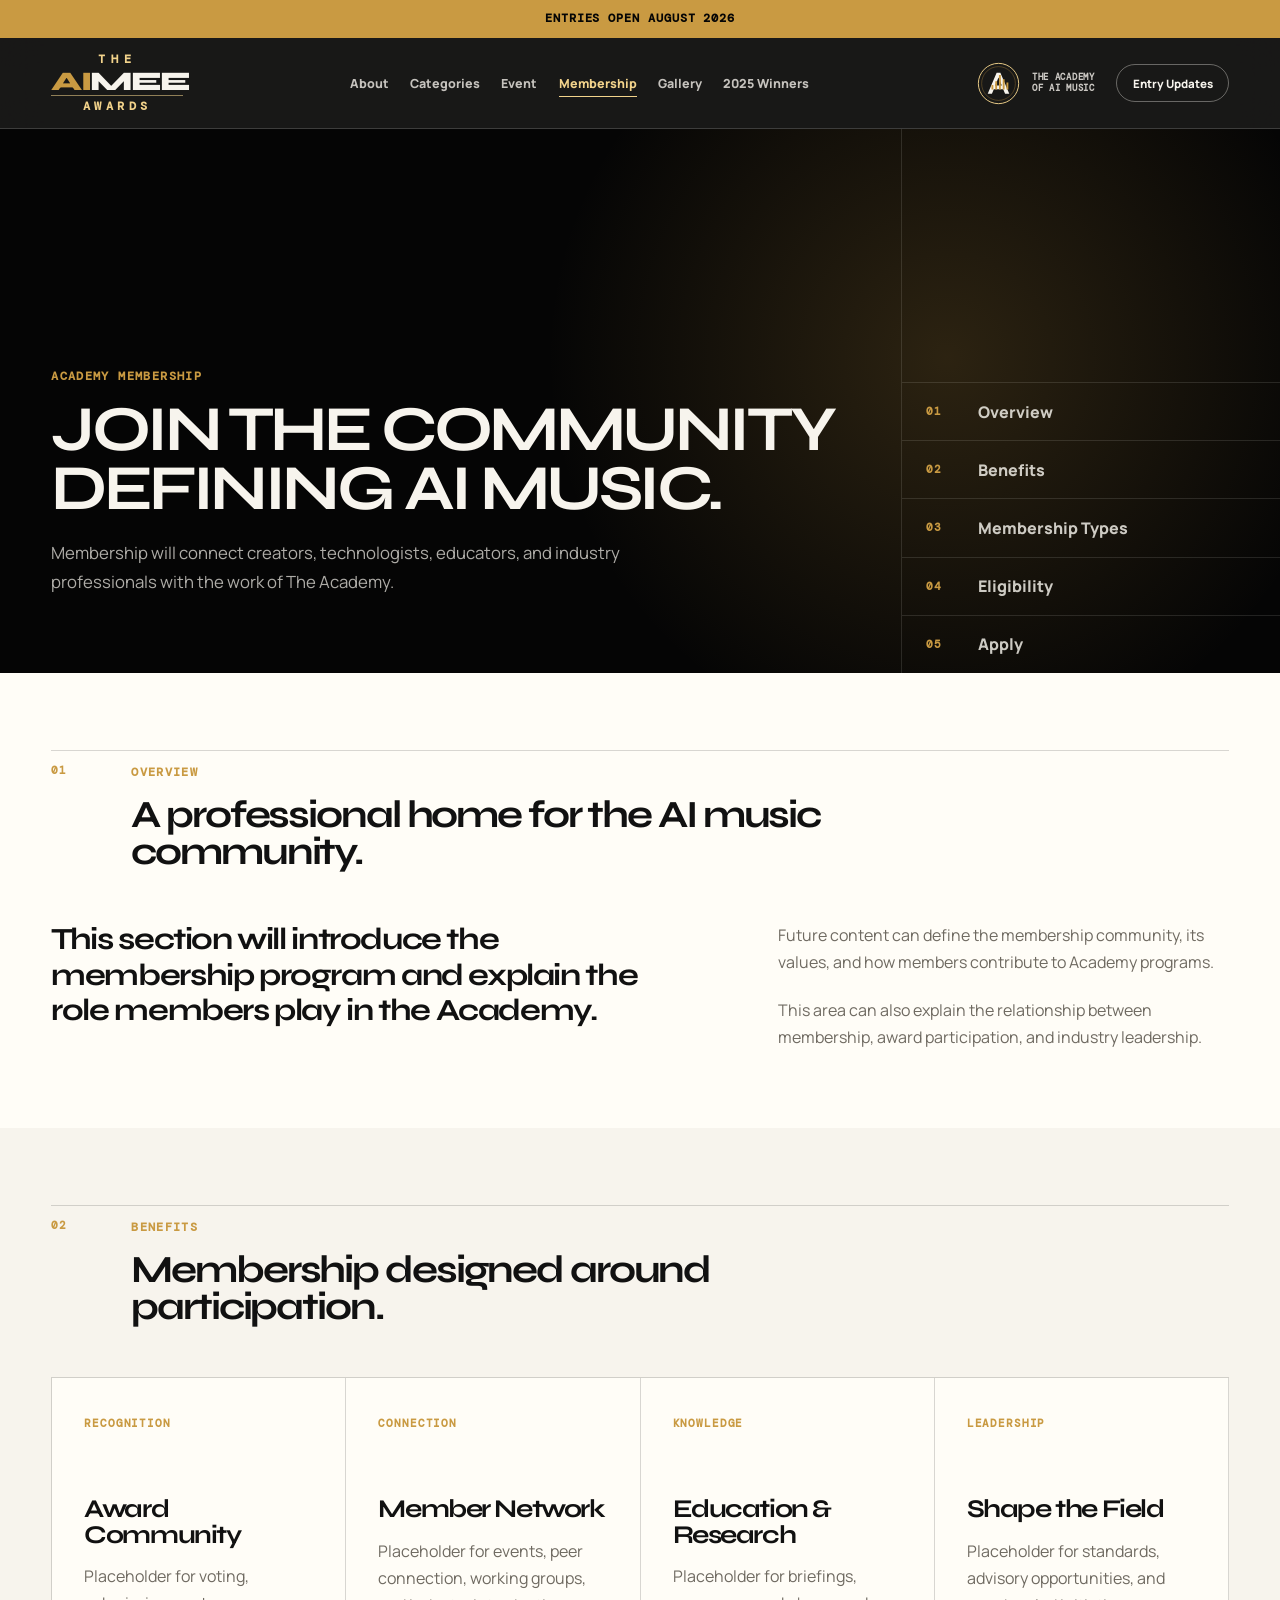
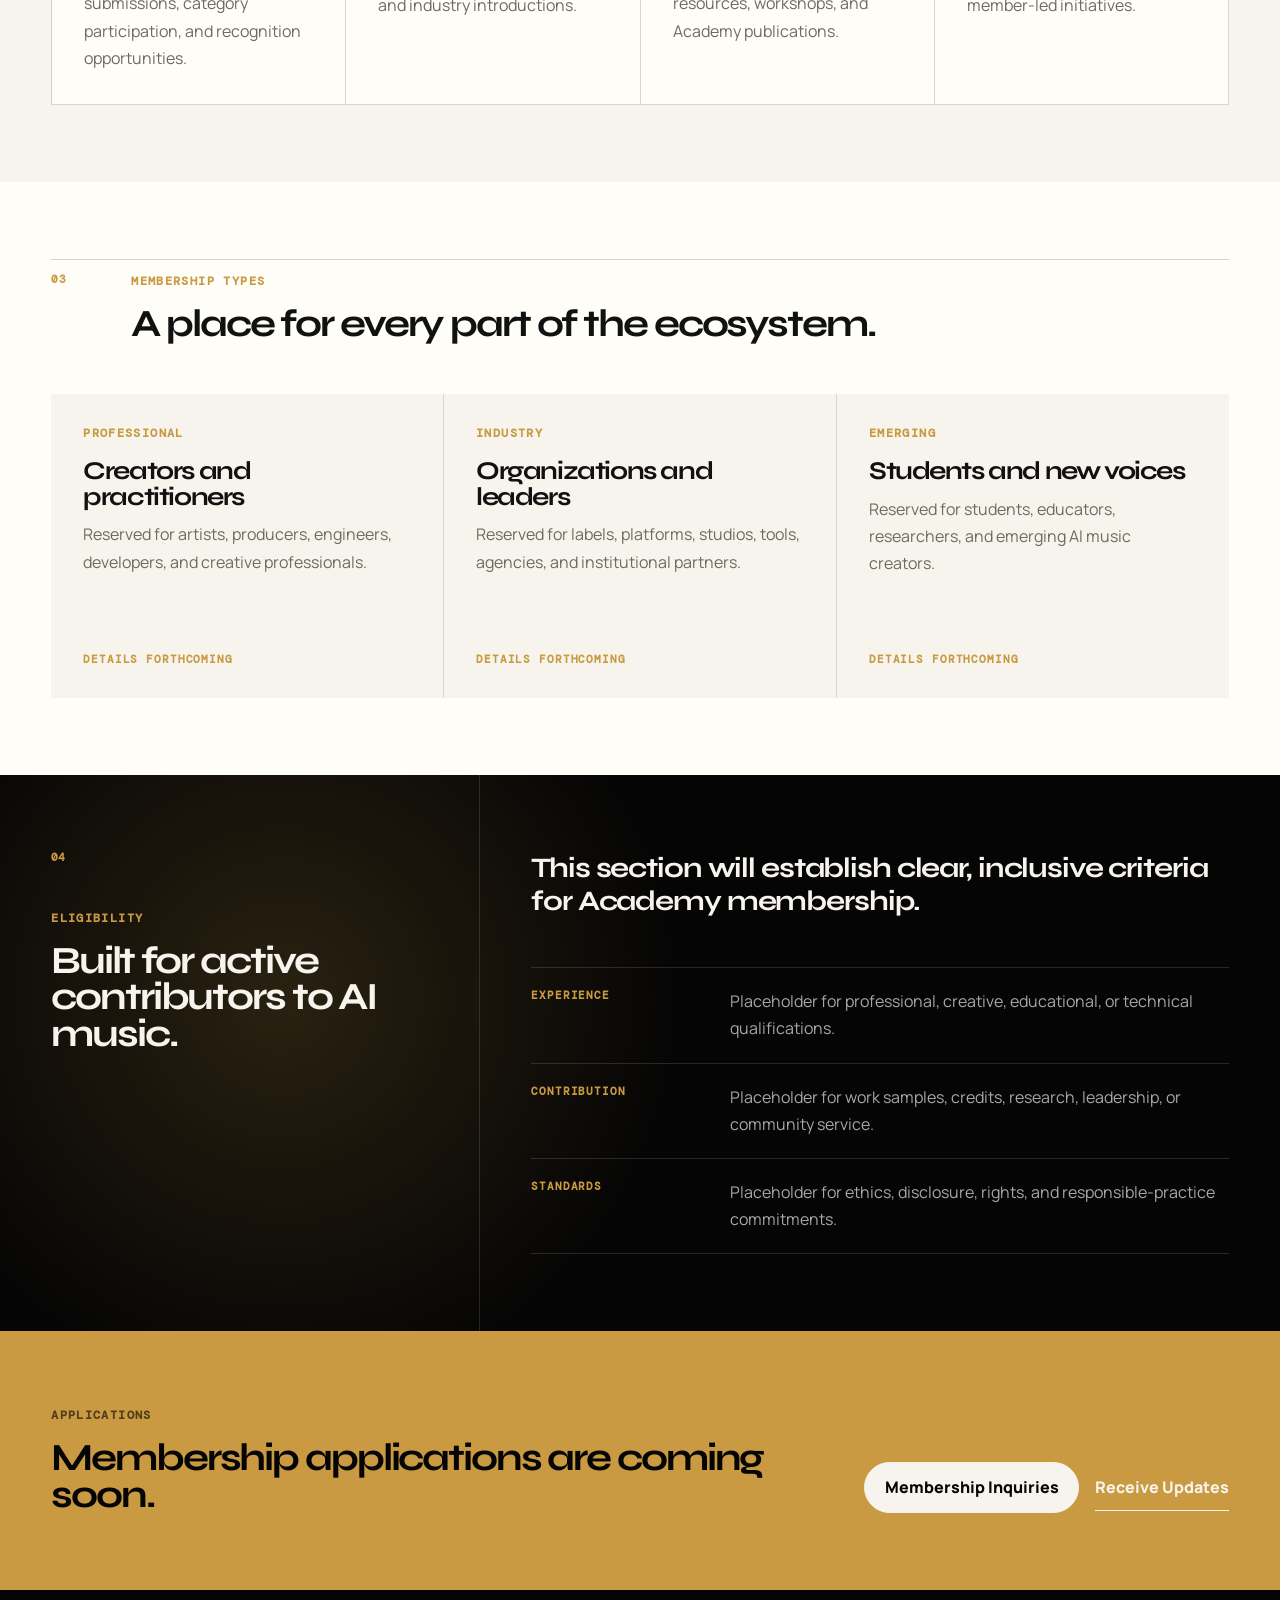
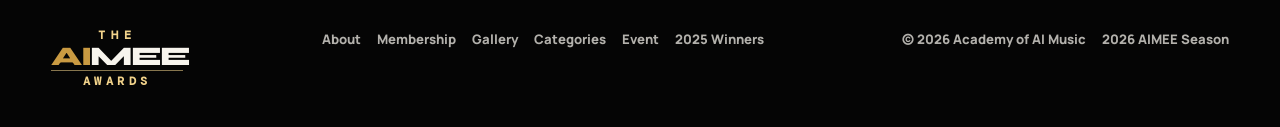
<file: membership.html>
<!doctype html>
<html lang="en">
  <head>
    <meta charset="UTF-8" />
    <meta name="viewport" content="width=device-width, initial-scale=1.0" />
    <meta name="description" content="Membership information for The Academy of AI Music." />
    <title>Membership | Academy of AI Music</title>
    <link rel="preconnect" href="https://fonts.googleapis.com" />
    <link rel="preconnect" href="https://fonts.gstatic.com" crossorigin />
    <link
      href="https://fonts.googleapis.com/css2?family=DM+Mono:wght@300;400;500&family=Manrope:wght@400;500;600;700;800&family=Syne:wght@600;700;800&display=swap"
      rel="stylesheet"
    />
    <link rel="stylesheet" href="assets/styles.css" />
  </head>
  <body>
    <a class="skip-link" href="#main">Skip to main content</a>
    <div class="top-strip"><a href="index.html#enter">Entries open August 2026</a></div>
    <header class="site-header">
      <a class="wordmark" href="index.html" aria-label="AIMEE Awards home">
        <span class="wordmark__the">The</span>
        <span class="wordmark__name"><span>AI</span>MEE</span>
        <span class="wordmark__award">Awards</span>
      </a>
      <nav class="desktop-nav" aria-label="Main navigation">
        <div class="nav-item">
          <a href="about.html">About</a>
          <div class="nav-submenu">
            <a href="about.html#academy">The Academy</a>
            <a href="aimee-award.html">The AIMEE Award</a>
            <a href="about.html#foundation">The Foundation</a>
          </div>
        </div>
        <a href="awards.html">Categories</a>
        <a href="event.html">Event</a>
        <a class="is-current" href="membership.html">Membership</a>
        <a href="gallery.html">Gallery</a>
        <a href="winners.html">2025 Winners</a>
      </nav>
      <a class="academy-brand" href="about.html#academy" aria-label="The Academy of AI Music">
        <img src="assets/academy-emblem.svg" alt="" />
        <span>The Academy<br />of AI Music</span>
      </a>
      <a class="header-cta" href="index.html#enter">Entry Updates</a>
      <button class="menu-toggle" type="button" aria-expanded="false" aria-controls="mobile-menu">
        <span></span><span></span><span class="sr-only">Toggle menu</span>
      </button>
    </header>
    <div class="mobile-menu" id="mobile-menu">
      <div class="mobile-menu__group">
        <a href="about.html">About</a>
        <div class="mobile-menu__submenu">
          <a href="about.html#academy">The Academy</a>
          <a href="aimee-award.html">The AIMEE Award</a>
          <a href="about.html#foundation">The Foundation</a>
        </div>
      </div>
      <a href="awards.html">Categories</a>
      <a href="event.html">Event</a>
      <a href="membership.html">Membership</a>
      <a href="gallery.html">Gallery</a>
      <a href="winners.html">2025 Winners</a>
    </div>
    <main id="main">
      <section class="about-hero">
        <div class="about-hero__copy reveal">
          <p class="eyebrow">Academy Membership</p>
          <h1>Join the community defining AI music.</h1>
          <p>Membership will connect creators, technologists, educators, and industry professionals with the work of The Academy.</p>
        </div>
        <nav class="about-hero__index reveal" aria-label="Membership sections">
          <a href="#membership-overview"><span>01</span>Overview</a>
          <a href="#membership-benefits"><span>02</span>Benefits</a>
          <a href="#membership-levels"><span>03</span>Membership Types</a>
          <a href="#membership-eligibility"><span>04</span>Eligibility</a>
          <a href="#membership-apply"><span>05</span>Apply</a>
        </nav>
      </section>
      <section class="about-intro section-pad" id="membership-overview">
        <div class="about-section-heading reveal">
          <span>01</span>
          <div><p class="eyebrow">Overview</p><h2>A professional home for the AI music community.</h2></div>
        </div>
        <div class="about-intro__body">
          <p class="about-intro__lead reveal">This section will introduce the membership program and explain the role members play in the Academy.</p>
          <div class="about-copy reveal">
            <p>Future content can define the membership community, its values, and how members contribute to Academy programs.</p>
            <p>This area can also explain the relationship between membership, award participation, and industry leadership.</p>
          </div>
        </div>
      </section>
      <section class="about-work section-pad" id="membership-benefits">
        <div class="about-section-heading reveal">
          <span>02</span>
          <div><p class="eyebrow">Benefits</p><h2>Membership designed around participation.</h2></div>
        </div>
        <div class="about-card-grid">
          <article class="about-card reveal"><span>Recognition</span><h3>Award Community</h3><p>Placeholder for voting, submissions, category participation, and recognition opportunities.</p></article>
          <article class="about-card reveal"><span>Connection</span><h3>Member Network</h3><p>Placeholder for events, peer connection, working groups, and industry introductions.</p></article>
          <article class="about-card reveal"><span>Knowledge</span><h3>Education &amp; Research</h3><p>Placeholder for briefings, resources, workshops, and Academy publications.</p></article>
          <article class="about-card reveal"><span>Leadership</span><h3>Shape the Field</h3><p>Placeholder for standards, advisory opportunities, and member-led initiatives.</p></article>
        </div>
      </section>
      <section class="about-governance section-pad" id="membership-levels">
        <div class="about-section-heading reveal">
          <span>03</span>
          <div><p class="eyebrow">Membership Types</p><h2>A place for every part of the ecosystem.</h2></div>
        </div>
        <div class="governance-grid">
          <article class="governance-card reveal"><p class="eyebrow">Professional</p><h3>Creators and practitioners</h3><p>Reserved for artists, producers, engineers, developers, and creative professionals.</p><span>Details forthcoming</span></article>
          <article class="governance-card reveal"><p class="eyebrow">Industry</p><h3>Organizations and leaders</h3><p>Reserved for labels, platforms, studios, tools, agencies, and institutional partners.</p><span>Details forthcoming</span></article>
          <article class="governance-card reveal"><p class="eyebrow">Emerging</p><h3>Students and new voices</h3><p>Reserved for students, educators, researchers, and emerging AI music creators.</p><span>Details forthcoming</span></article>
        </div>
      </section>
      <section class="nonprofit-panel" id="membership-eligibility">
        <div class="nonprofit-panel__heading reveal"><span>04</span><p class="eyebrow">Eligibility</p><h2>Built for active contributors to AI music.</h2></div>
        <div class="nonprofit-panel__content">
          <p class="nonprofit-panel__lead reveal">This section will establish clear, inclusive criteria for Academy membership.</p>
          <div class="nonprofit-facts reveal">
            <div><span>Experience</span><p>Placeholder for professional, creative, educational, or technical qualifications.</p></div>
            <div><span>Contribution</span><p>Placeholder for work samples, credits, research, leadership, or community service.</p></div>
            <div><span>Standards</span><p>Placeholder for ethics, disclosure, rights, and responsible-practice commitments.</p></div>
          </div>
        </div>
      </section>
      <section class="about-contact" id="membership-apply">
        <div class="about-contact__copy reveal"><p class="eyebrow">Applications</p><h2>Membership applications are coming soon.</h2></div>
        <div class="about-contact__links reveal">
          <a class="button button--light" href="mailto:membership@academyofaimusic.com">Membership Inquiries</a>
          <a class="text-link text-link--light" href="index.html#enter">Receive Updates</a>
        </div>
      </section>
    </main>
    <footer class="site-footer">
      <a class="wordmark wordmark--footer" href="index.html" aria-label="AIMEE Awards home"><span class="wordmark__the">The</span><span class="wordmark__name"><span>AI</span>MEE</span><span class="wordmark__award">Awards</span></a>
      <div class="site-footer__links"><a href="about.html">About</a><a href="membership.html">Membership</a><a href="gallery.html">Gallery</a><a href="awards.html">Categories</a><a href="event.html">Event</a><a href="winners.html">2025 Winners</a></div>
      <div class="site-footer__meta"><span>© 2026 Academy of AI Music</span><span>2026 AIMEE Season</span></div>
    </footer>
    <script src="assets/site.js?v=general-field"></script>
  </body>
</html>
</file>
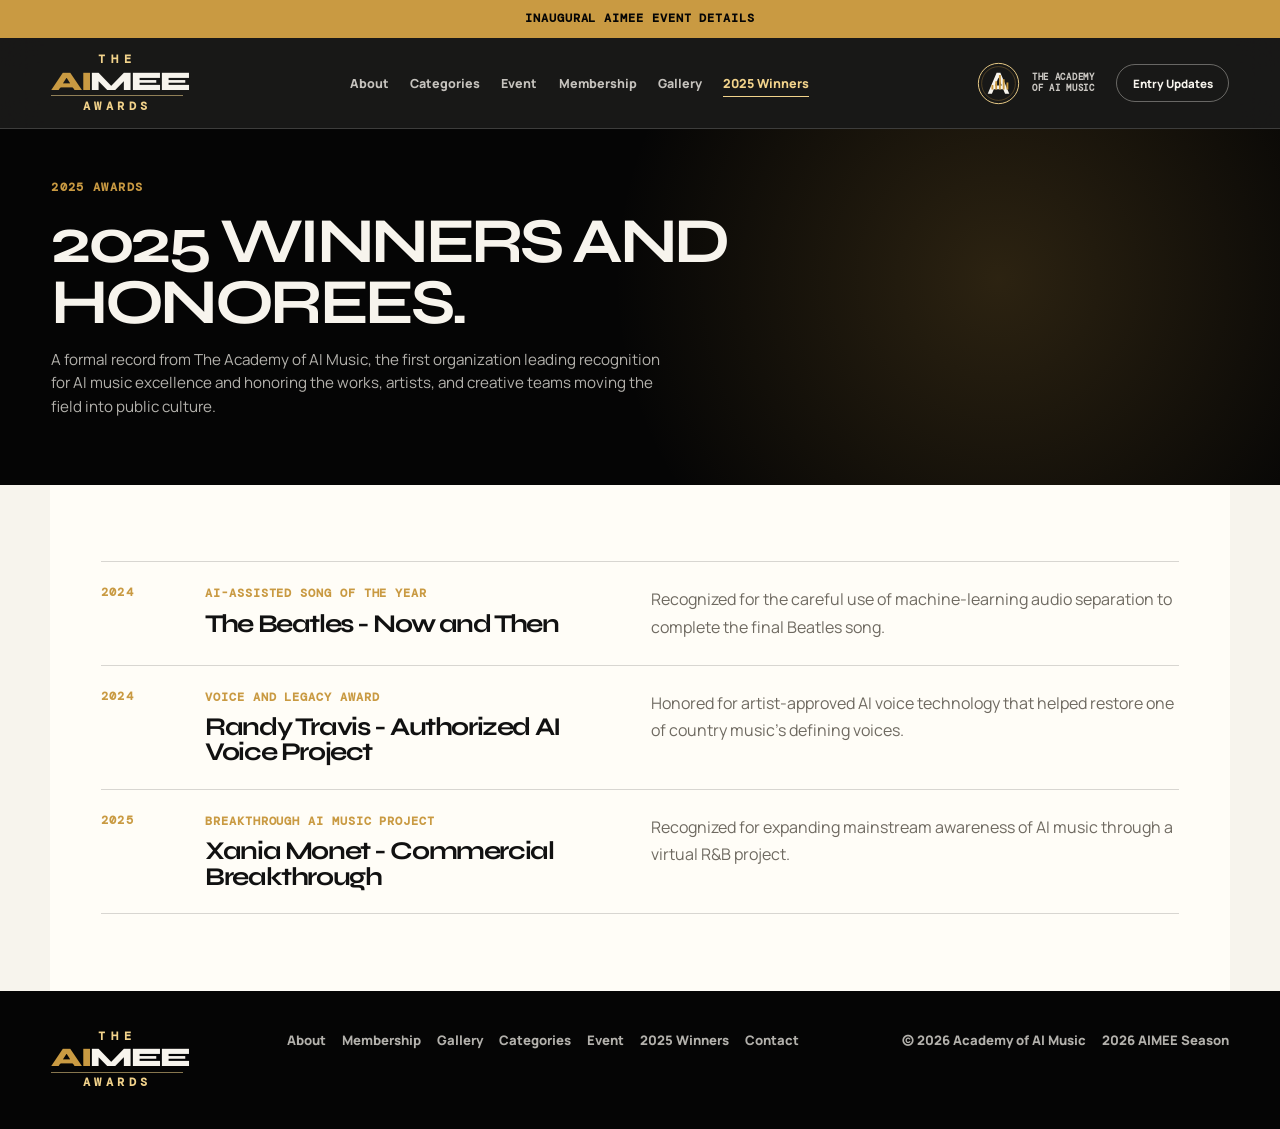
<file: winners.html>
<!doctype html>
<html lang="en">
  <head>
    <meta charset="UTF-8" />
    <meta name="viewport" content="width=device-width, initial-scale=1.0" />
    <meta
      name="description"
      content="Past winners and honorees recognized by The Academy of AI Music and the AIMEE's."
    />
    <title>2025 Winners | The AIMEE Awards</title>
    <link rel="preconnect" href="https://fonts.googleapis.com" />
    <link rel="preconnect" href="https://fonts.gstatic.com" crossorigin />
    <link
      href="https://fonts.googleapis.com/css2?family=DM+Mono:wght@300;400;500&family=Manrope:wght@400;500;600;700;800&family=Syne:wght@600;700;800&display=swap"
      rel="stylesheet"
    />
    <link rel="stylesheet" href="assets/styles.css" />
  </head>
  <body>
    <a class="skip-link" href="#main">Skip to main content</a>
    <div class="top-strip">
      <a href="event.html">Inaugural AIMEE event details</a>
    </div>

    <header class="site-header">
      <a class="wordmark" href="index.html" aria-label="AIMEE Awards home">
        <span class="wordmark__the">The</span>
        <span class="wordmark__name"><span>AI</span>MEE</span>
        <span class="wordmark__award">Awards</span>
      </a>
      <nav class="desktop-nav" aria-label="Main navigation">
        <div class="nav-item">
          <a href="about.html">About</a>
          <div class="nav-submenu">
            <a href="about.html#academy">The Academy</a>
            <a href="aimee-award.html">The AIMEE Award</a>
            <a href="about.html#foundation">The Foundation</a>
          </div>
        </div>
        <a href="awards.html">Categories</a>
        <a href="event.html">Event</a>
        <a href="membership.html">Membership</a>
        <a href="gallery.html">Gallery</a>
        <a class="is-current" href="winners.html">2025 Winners</a>
      </nav>
      <a class="academy-brand" href="about.html#academy" aria-label="The Academy of AI Music">
        <img src="assets/academy-emblem.svg" alt="" />
        <span>The Academy<br />of AI Music</span>
      </a>
      <a class="header-cta" href="index.html#enter">Entry Updates</a>
      <button class="menu-toggle" type="button" aria-expanded="false" aria-controls="mobile-menu">
        <span></span><span></span>
        <span class="sr-only">Toggle menu</span>
      </button>
    </header>

    <div class="mobile-menu" id="mobile-menu">
      <div class="mobile-menu__group">
          <a href="about.html">About</a>
          <div class="mobile-menu__submenu">
            <a href="about.html#academy">The Academy</a>
            <a href="aimee-award.html">The AIMEE Award</a>
            <a href="about.html#foundation">The Foundation</a>
        </div>
      </div>
      <a href="awards.html">Categories</a>
      <a href="event.html">Event</a>
      <a href="membership.html">Membership</a>
      <a href="gallery.html">Gallery</a>
      <a href="winners.html">2025 Winners</a>
      <a href="index.html#enter">Entry Updates</a>
    </div>

    <main id="main">
      <section class="page-hero">
        <p class="eyebrow reveal">2025 Awards</p>
        <h1 class="reveal">2025 winners and honorees.</h1>
        <p class="page-hero__intro reveal">
          A formal record from The Academy of AI Music, the first organization leading recognition
          for AI music excellence and honoring the works, artists, and creative
          teams moving the field into public culture.
        </p>
      </section>

      <section class="winner-archive section-pad">
        <article class="archive-row reveal">
          <span>2024</span>
          <div>
            <p>AI-Assisted Song of the Year</p>
            <h2>The Beatles - Now and Then</h2>
          </div>
          <p>Recognized for the careful use of machine-learning audio separation to complete the final Beatles song.</p>
        </article>
        <article class="archive-row reveal">
          <span>2024</span>
          <div>
            <p>Voice and Legacy Award</p>
            <h2>Randy Travis - Authorized AI Voice Project</h2>
          </div>
          <p>Honored for artist-approved AI voice technology that helped restore one of country music's defining voices.</p>
        </article>
        <article class="archive-row reveal">
          <span>2025</span>
          <div>
            <p>Breakthrough AI Music Project</p>
            <h2>Xania Monet - Commercial Breakthrough</h2>
          </div>
          <p>Recognized for expanding mainstream awareness of AI music through a virtual R&B project.</p>
        </article>
      </section>
    </main>

    <footer class="site-footer">
      <a class="wordmark wordmark--footer" href="index.html" aria-label="AIMEE Awards home">
        <span class="wordmark__the">The</span>
        <span class="wordmark__name"><span>AI</span>MEE</span>
        <span class="wordmark__award">Awards</span>
      </a>
      <div class="site-footer__links">
        <a href="about.html">About</a>
        <a href="membership.html">Membership</a>
        <a href="gallery.html">Gallery</a>
        <a href="awards.html">Categories</a>
        <a href="event.html">Event</a>
        <a href="winners.html">2025 Winners</a>
        <a href="index.html#enter">Contact</a>
      </div>
      <div class="site-footer__meta">
        <span>© 2026 Academy of AI Music</span>
        <span>2026 AIMEE Season</span>
      </div>
    </footer>

    <script src="assets/site.js?v=general-field"></script>
  </body>
</html>
</file>
<file: assets/styles.css>
:root {
  --black: #050505;
  --ink: #111111;
  --paper: #f7f4ed;
  --white: #ffffff;
  --muted: #6f6a61;
  --gold: #c99a42;
  --gold-light: #f2d38b;
  --line: rgba(17, 17, 17, 0.16);
  --line-dark: rgba(255, 255, 255, 0.16);
  --font-display: "Syne", sans-serif;
  --font-body: "Manrope", sans-serif;
  --font-mono: "DM Mono", monospace;
  --side: clamp(1.25rem, 4vw, 4rem);
  --max: 1180px;
  --section-y: clamp(3rem, 6vw, 5rem);
  --page-y: clamp(2.5rem, 4vw, 3.5rem);
  --page-title: clamp(2.45rem, 5vw, 4.8rem);
  --section-title: clamp(1.75rem, 3vw, 3rem);
  --card-title: clamp(1.2rem, 2vw, 1.8rem);
}

* {
  box-sizing: border-box;
}

html {
  scroll-behavior: smooth;
  background: var(--paper);
}

body {
  margin: 0;
  overflow-x: hidden;
  color: var(--ink);
  background: var(--paper);
  font-family: var(--font-body);
}

body.menu-open {
  overflow: hidden;
}

#academy,
#academy-overview,
#academy-work,
#leadership,
#foundation,
#programs,
#award-overview,
#award-principles,
#award-process,
#award-eligibility,
#award-history,
#membership-overview,
#membership-benefits,
#membership-levels,
#membership-eligibility,
#membership-apply {
  scroll-margin-top: 7rem;
}

a {
  color: inherit;
  text-decoration: none;
}

button {
  color: inherit;
  font: inherit;
}

.sr-only,
.skip-link {
  position: absolute;
  width: 1px;
  height: 1px;
  padding: 0;
  margin: -1px;
  overflow: hidden;
  clip: rect(0, 0, 0, 0);
  white-space: nowrap;
  border: 0;
}

.skip-link:focus {
  z-index: 100;
  top: 1rem;
  left: 1rem;
  width: auto;
  height: auto;
  padding: 0.75rem 1rem;
  clip: auto;
  background: var(--gold);
  color: var(--black);
}

.site-loader {
  position: fixed;
  z-index: 100;
  inset: 0;
  display: grid;
  place-items: center;
  background: var(--black);
  color: var(--paper);
  transition: transform 0.7s cubic-bezier(0.77, 0, 0.18, 1);
}

.site-loader.is-hidden {
  transform: translateY(-105%);
}

.top-strip {
  display: flex;
  justify-content: center;
  padding: 0.7rem var(--side);
  background: var(--gold);
  color: var(--black);
  font: 700 0.72rem / 1.4 var(--font-mono);
  letter-spacing: 0.08em;
  text-align: center;
  text-transform: uppercase;
}

.site-header {
  position: sticky;
  z-index: 40;
  top: 0;
  display: grid;
  grid-template-columns: auto minmax(0, 1fr) auto auto;
  gap: clamp(0.8rem, 1.7vw, 2rem);
  align-items: center;
  padding: 1rem var(--side);
  background: rgba(5, 5, 5, 0.92);
  color: var(--paper);
  border-bottom: 1px solid var(--line-dark);
  backdrop-filter: blur(18px);
}

.home-page .site-header {
  background:
    radial-gradient(circle at 75% 35%, rgba(201, 154, 66, 0.14), transparent 26rem),
    rgba(5, 5, 5, 0.94);
}

.wordmark {
  position: relative;
  display: inline-flex;
  width: 8.25rem;
  flex-direction: column;
  align-items: center;
  gap: 0.22rem;
  transition: transform 0.2s ease, color 0.2s ease;
}

.wordmark:hover {
  color: var(--gold-light);
  transform: translateY(-1px);
}

.wordmark__the {
  display: block;
  width: 100%;
  color: var(--gold-light);
  font: 700 0.72rem / 1 var(--font-mono);
  letter-spacing: 0.5em;
  text-align: center;
  text-transform: uppercase;
}

.wordmark__name {
  display: block;
  width: 100%;
  color: var(--paper);
  font: 800 1.68rem / 0.82 var(--font-display);
  letter-spacing: -0.055em;
  text-align: center;
}

.wordmark__name span {
  color: var(--gold);
}

.wordmark__award {
  display: block;
  width: 100%;
  padding-top: 0.28rem;
  border-top: 1px solid rgba(242, 211, 139, 0.55);
  color: var(--gold-light);
  font: 700 0.72rem / 1 var(--font-mono);
  letter-spacing: 0.38em;
  text-align: center;
  text-transform: uppercase;
}

.desktop-nav {
  display: flex;
  justify-content: center;
  gap: clamp(0.8rem, 1.65vw, 1.8rem);
  color: rgba(247, 244, 237, 0.78);
  font-size: 0.78rem;
  font-weight: 800;
}

.desktop-nav a {
  position: relative;
  padding: 0.35rem 0;
}

.desktop-nav > a::after,
.nav-item > a::after {
  content: "";
  position: absolute;
  right: 0;
  bottom: 0;
  left: 0;
  height: 1px;
  background: var(--gold-light);
  transform: scaleX(0);
  transform-origin: right;
  transition: transform 0.24s ease;
}

.desktop-nav > a:hover::after,
.desktop-nav > .is-current::after,
.nav-item > a:hover::after,
.nav-item > .is-current::after,
.nav-item:focus-within > a::after,
.nav-item:hover > a::after {
  transform: scaleX(1);
  transform-origin: left;
}

.nav-item {
  position: relative;
  display: flex;
  align-items: center;
}

.nav-item > a {
  position: relative;
}

.nav-submenu {
  position: absolute;
  top: calc(100% + 0.65rem);
  left: 50%;
  min-width: 11.5rem;
  padding: 0.55rem;
  background: rgba(10, 10, 10, 0.98);
  border: 1px solid rgba(247, 244, 237, 0.14);
  box-shadow: 0 1rem 2.5rem rgba(0, 0, 0, 0.35);
  opacity: 0;
  pointer-events: none;
  transform: translate(-50%, -0.4rem);
  transition: opacity 0.2s ease, transform 0.2s ease;
}

.nav-submenu::before {
  content: "";
  position: absolute;
  right: 0;
  bottom: 100%;
  left: 0;
  height: 0.7rem;
}

.nav-submenu a {
  display: block;
  padding: 0.65rem 0.75rem;
  color: rgba(247, 244, 237, 0.74);
  font-size: 0.76rem;
  white-space: nowrap;
}

.nav-submenu a::after {
  display: none;
}

.nav-submenu a:hover {
  background: rgba(201, 154, 66, 0.1);
  color: var(--gold-light);
}

.nav-item:hover .nav-submenu,
.nav-item:focus-within .nav-submenu {
  opacity: 1;
  pointer-events: auto;
  transform: translate(-50%, 0);
}

.desktop-nav a,
.site-footer__links a,
.text-link {
  transition: color 0.2s ease, border-color 0.2s ease, background 0.2s ease, transform 0.2s ease;
}

.desktop-nav a:hover,
.desktop-nav .is-current,
.site-footer__links a:hover,
.text-link:hover {
  color: var(--gold-light);
}

.menu-toggle,
.mobile-menu {
  display: none;
}

.academy-brand {
  display: inline-flex;
  justify-self: end;
  align-items: center;
  gap: 0.7rem;
  color: rgba(247, 244, 237, 0.8);
  transition: color 0.2s ease, transform 0.2s ease;
}

.academy-brand:hover {
  color: var(--gold-light);
  transform: translateY(-1px);
}

.academy-brand img {
  width: 2.8rem;
  height: 2.8rem;
}

.academy-brand span {
  font: 700 0.56rem / 1.25 var(--font-mono);
  letter-spacing: 0.08em;
  text-transform: uppercase;
}

.header-cta {
  justify-self: end;
  padding: 0.65rem 0.95rem;
  border: 1px solid rgba(247, 244, 237, 0.36);
  border-radius: 999px;
  color: var(--paper);
  font-size: 0.72rem;
  font-weight: 800;
  white-space: nowrap;
  transition: color 0.2s ease, border-color 0.2s ease, background 0.2s ease, transform 0.2s ease;
}

.header-cta:hover {
  background: rgba(201, 154, 66, 0.12);
  border-color: var(--gold);
  color: var(--gold-light);
  transform: translateY(-1px);
}

.section-pad {
  padding: var(--section-y) var(--side);
}

.eyebrow {
  margin: 0 0 1rem;
  color: var(--gold);
  font: 700 0.72rem / 1.4 var(--font-mono);
  letter-spacing: 0.12em;
  text-transform: uppercase;
}

h1,
h2,
h3,
p {
  margin-top: 0;
}

h1,
h2,
h3 {
  font-family: var(--font-display);
  letter-spacing: -0.055em;
}

p {
  color: var(--muted);
  line-height: 1.7;
}

.button,
.text-link {
  display: inline-flex;
  align-items: center;
  justify-content: center;
  min-height: 3rem;
  font-weight: 800;
}

.button {
  padding: 0.85rem 1.2rem;
  border: 1px solid var(--gold);
  border-radius: 999px;
  background: var(--gold);
  color: var(--black);
}

.button--light {
  border-color: var(--paper);
  background: var(--paper);
  color: var(--black);
}

.text-link {
  border-bottom: 1px solid currentColor;
}

.text-link--light {
  color: var(--paper);
}

.front-hero {
  position: relative;
  isolation: isolate;
  display: grid;
  grid-template-columns: minmax(0, 1fr) minmax(18rem, 28rem);
  gap: 0;
  min-height: auto;
  overflow: hidden;
  padding: var(--section-y) max(var(--side), calc((100vw - var(--max)) / 2));
  background:
    radial-gradient(circle at 75% 35%, rgba(201, 154, 66, 0.18), transparent 26rem),
    var(--black);
  color: var(--paper);
}

.front-hero__feature,
.front-hero__rail {
  position: relative;
  z-index: 2;
  min-width: 0;
  background: transparent;
}

.front-hero__signal {
  position: absolute;
  z-index: 1;
  top: 50%;
  left: 58%;
  width: min(64rem, 74vw);
  height: min(24rem, 68%);
  overflow: hidden;
  opacity: 0.4;
  pointer-events: none;
  transform: translate(-50%, -50%);
  -webkit-mask-image: linear-gradient(90deg, transparent, #000 12%, #000 88%, transparent);
  mask-image: linear-gradient(90deg, transparent, #000 12%, #000 88%, transparent);
}

.front-hero__equalizer {
  position: absolute;
  inset: 5% 0;
  display: flex;
  align-items: center;
  justify-content: center;
  gap: clamp(0.14rem, 0.33vw, 0.34rem);
}

.front-hero__equalizer span {
  width: clamp(0.16rem, 0.34vw, 0.38rem);
  height: 100%;
  border-radius: 999px;
  background: var(--color);
  box-shadow: 0 0 0.85rem color-mix(in srgb, var(--color) 74%, transparent);
  opacity: 0.82;
  transform: scaleY(var(--level));
  transform-origin: center;
  animation: front-equalizer-bar calc(var(--speed, 1.25s) * 1.65) ease-in-out infinite alternate;
  animation-delay: var(--delay);
}

@keyframes front-equalizer-bar {
  0% {
    opacity: 0.66;
    transform: scaleY(calc(var(--level) * 0.64));
  }

  42% {
    opacity: 0.84;
    transform: scaleY(calc(var(--level) * 0.92));
  }

  100% {
    opacity: 0.72;
    transform: scaleY(calc(var(--level) * 0.72));
  }
}

.front-hero__feature {
  display: flex;
  flex-direction: column;
  justify-content: center;
  padding: clamp(1.25rem, 3vw, 2rem);
}

.front-hero h1 {
  max-width: 11ch;
  margin-bottom: 1.5rem;
  font-size: var(--page-title);
  line-height: 0.95;
  text-transform: uppercase;
}

.front-hero p {
  max-width: 42rem;
  color: rgba(247, 244, 237, 0.72);
  font-size: clamp(0.98rem, 1.2vw, 1.12rem);
  line-height: 1.6;
}

.front-hero .button {
  width: max-content;
  margin-top: 1rem;
}

.front-hero__rail {
  display: grid;
  border-left: 1px solid rgba(247, 244, 237, 0.08);
}

.feature-card {
  display: grid;
  gap: 0.85rem;
  align-content: end;
  min-height: 8rem;
  padding: clamp(1.25rem, 3vw, 2rem);
  border-bottom: 1px solid rgba(247, 244, 237, 0.08);
}

.feature-card:last-child {
  border-bottom: 0;
}

.feature-card span,
.editorial-card span,
.index-row span,
.timeline-item span,
.archive-row span,
.principle-card span {
  color: var(--gold);
  font: 700 0.72rem / 1.2 var(--font-mono);
  letter-spacing: 0.1em;
  text-transform: uppercase;
}

.feature-card strong {
  max-width: 18rem;
  font: 700 1.25rem / 1.15 var(--font-display);
  letter-spacing: -0.03em;
}

.section-heading {
  width: min(100%, var(--max));
  margin: 0 auto clamp(1.5rem, 3vw, 2.25rem);
}

.section-heading h2 {
  max-width: 760px;
  margin-bottom: 0;
  font-size: var(--section-title);
  line-height: 0.95;
}

.news-grid {
  background: var(--paper);
}

.card-grid {
  display: grid;
  grid-template-columns: repeat(3, 1fr);
  width: min(100%, var(--max));
  margin: 0 auto;
  border-top: 1px solid var(--line);
  border-left: 1px solid var(--line);
}

.editorial-card {
  min-height: 16rem;
  padding: clamp(1.25rem, 3vw, 2rem);
  border-right: 1px solid var(--line);
  border-bottom: 1px solid var(--line);
  background: #fffdf7;
}

.editorial-card h3 {
  margin: 2rem 0 0.85rem;
  font-size: var(--card-title);
  line-height: 1;
}

.editorial-card p {
  margin-bottom: 0;
}

.awards-index,
.editorial-section,
.winner-archive,
.category-directory {
  background: #fffdf7;
}

.index-list,
.timeline-list,
.winner-archive,
.category-directory {
  width: min(100%, var(--max));
  margin: 0 auto;
}

.category-directory {
  width: 100%;
  max-width: none;
  padding: clamp(1rem, 2vw, 1.75rem) 0;
}

.index-row {
  display: grid;
  grid-template-columns: 4rem minmax(14rem, 0.62fr) minmax(0, 1fr);
  gap: 1.5rem;
  align-items: start;
  padding: 1.4rem 0;
  border-top: 1px solid var(--line);
}

.index-row:last-child {
  border-bottom: 1px solid var(--line);
}

.index-row strong {
  font: 700 clamp(1.3rem, 2.4vw, 2.2rem) / 1.05 var(--font-display);
  letter-spacing: -0.04em;
}

.index-row p {
  margin-bottom: 0;
}

.section-action {
  width: min(100%, var(--max));
  margin: 2rem auto 0;
}

.category-jump {
  display: flex;
  flex-wrap: wrap;
  gap: 0.65rem;
  padding: 0 var(--side);
  margin-bottom: 1rem;
}

.category-jump a {
  padding: 0.65rem 0.85rem;
  border: 1px solid var(--line);
  border-radius: 999px;
  color: #4d4942;
  font-size: 0.82rem;
  font-weight: 800;
  transition: border-color 0.2s ease, color 0.2s ease, background 0.2s ease;
}

.category-jump a:hover {
  border-color: var(--gold);
  background: rgba(201, 154, 66, 0.1);
  color: var(--ink);
}

.category-group {
  overflow: hidden;
  margin-bottom: 0;
  border-top: 1px solid var(--line);
  border-bottom: 0;
  border-left: 0;
  border-right: 0;
  background: var(--paper);
  scroll-margin-top: 7rem;
}

.category-group:last-child {
  border-bottom: 1px solid var(--line);
}

.category-group__heading {
  display: grid;
  grid-template-columns: 4rem minmax(0, 1fr) auto;
  gap: 1.5rem;
  align-items: end;
  padding: clamp(1.25rem, 3vw, 2rem);
  background:
    radial-gradient(circle at 84% 20%, rgba(201, 154, 66, 0.16), transparent 18rem),
    #111111;
  color: var(--paper);
}

.category-group__heading span {
  color: var(--gold);
  font: 700 0.72rem / 1.2 var(--font-mono);
  letter-spacing: 0.1em;
  text-transform: uppercase;
}

.category-group__heading h2 {
  max-width: 11ch;
  margin: 0;
  color: var(--paper);
  font-size: var(--section-title);
  line-height: 0.95;
}

.category-group__heading p {
  max-width: 12rem;
  margin: 0;
  color: rgba(247, 244, 237, 0.68);
  font: 700 0.72rem / 1.5 var(--font-mono);
  letter-spacing: 0.08em;
  text-align: right;
  text-transform: uppercase;
}

.category-list {
  display: grid;
  grid-template-columns: repeat(4, minmax(0, 1fr));
  gap: 1px;
  padding: 0;
  margin: 0;
  background: var(--line);
  list-style-position: inside;
}

.category-list li {
  min-height: 4.75rem;
  padding: 1rem;
  background: #fffdf7;
  color: #2d2a25;
  font-weight: 800;
  line-height: 1.35;
}

.category-list li::marker {
  color: var(--gold);
  font: 700 0.72rem / 1 var(--font-mono);
}

.category-list a {
  display: inline-flex;
  min-height: 100%;
  align-items: center;
  transition: color 0.2s ease;
}

.category-list a:hover {
  color: var(--gold);
}

.award-meta {
  display: flex;
  flex-wrap: wrap;
  gap: 0.5rem;
  margin-top: 1.25rem;
}

.page-hero.award-hero {
  padding-top: clamp(2.5rem, 4vw, 3.5rem);
  padding-bottom: clamp(2.5rem, 4vw, 3.5rem);
}

.page-hero.award-hero h1 {
  max-width: 780px;
  margin-bottom: 0.85rem;
  overflow-wrap: anywhere;
}

.page-hero.award-hero .page-hero__intro {
  max-width: 620px;
  font-size: clamp(0.95rem, 1.1vw, 1.08rem);
  line-height: 1.55;
}

.award-meta span {
  padding: 0.48rem 0.68rem;
  border: 1px solid rgba(247, 244, 237, 0.28);
  border-radius: 999px;
  color: rgba(247, 244, 237, 0.78);
  font: 700 0.72rem / 1.2 var(--font-mono);
  letter-spacing: 0.08em;
  text-transform: uppercase;
}

.award-detail {
  display: grid;
  grid-template-columns: minmax(15rem, 0.34fr) minmax(0, 1fr);
  gap: clamp(1.25rem, 3vw, 2.5rem);
  background: #fffdf7;
}

.award-detail.section-pad {
  padding-top: clamp(2.5rem, 5vw, 4rem);
  padding-bottom: clamp(2.5rem, 5vw, 4rem);
}

.award-detail__sidebar {
  align-self: start;
  display: grid;
  gap: 0.9rem;
}

.award-detail__sidebar > div {
  padding: 1rem;
  border: 1px solid var(--line);
  background: var(--paper);
}

.award-detail__sidebar span {
  color: var(--gold);
  font: 700 0.72rem / 1.2 var(--font-mono);
  letter-spacing: 0.1em;
  text-transform: uppercase;
}

.award-detail__sidebar p {
  margin: 0.55rem 0 0;
  font-size: 0.92rem;
  line-height: 1.55;
}

.award-detail__content {
  display: grid;
  gap: 1rem;
}

.award-panel {
  padding: clamp(1rem, 2vw, 1.35rem);
  border: 1px solid var(--line);
  background: var(--paper);
}

.award-panel h2 {
  margin-bottom: 1rem;
  font-size: var(--section-title);
  line-height: 0.95;
}

.nominee-list,
.criteria-grid,
.related-awards {
  display: grid;
  grid-template-columns: repeat(3, minmax(0, 1fr));
  gap: 1px;
  padding: 0;
  margin: 0;
  background: var(--line);
}

.nominee-list {
  list-style: none;
}

.nominee-list li,
.criteria-grid article,
.related-awards a {
  min-height: 6.25rem;
  padding: 0.85rem;
  background: #fffdf7;
}

.nominee-list strong,
.related-awards strong {
  display: block;
  color: var(--ink);
  font: 700 clamp(1.1rem, 1.6vw, 1.55rem) / 1.04 var(--font-display);
  letter-spacing: -0.04em;
}

.nominee-list span,
.criteria-grid span,
.related-awards span {
  display: block;
  margin-bottom: 0.55rem;
  color: var(--gold);
  font: 700 0.72rem / 1.2 var(--font-mono);
  letter-spacing: 0.1em;
  text-transform: uppercase;
}

.criteria-grid h3 {
  margin: 0 0 0.55rem;
  font-size: clamp(1.18rem, 1.7vw, 1.65rem);
  line-height: 1;
}

.criteria-grid p {
  margin-bottom: 0;
  font-size: 0.92rem;
  line-height: 1.55;
}

.related-awards a {
  transition: background 0.2s ease;
}

.related-awards a:hover {
  background: rgba(201, 154, 66, 0.1);
}

.institution-panel,
.quote-section,
.enter-panel {
  display: grid;
  min-height: auto;
  place-items: center;
  padding: var(--section-y) var(--side);
  background:
    radial-gradient(circle at 52% 42%, rgba(201, 154, 66, 0.22), transparent 24rem),
    var(--black);
  color: var(--paper);
}

.institution-panel__copy {
  width: min(100%, 760px);
  text-align: center;
}

.institution-panel h2,
.enter-panel h2,
.quote-section blockquote {
  margin: 0 auto 1.5rem;
  color: var(--paper);
  font-size: var(--section-title);
  line-height: 0.95;
}

.institution-panel p:not(.eyebrow) {
  max-width: 680px;
  margin: 0 auto;
  color: rgba(247, 244, 237, 0.72);
}

.timeline {
  background: var(--paper);
}

.timeline-list {
  display: grid;
  grid-template-columns: repeat(4, 1fr);
  gap: 1px;
  background: var(--line);
}

.timeline-item {
  min-height: 13rem;
  padding: clamp(1.25rem, 3vw, 2rem);
  background: #fffdf7;
}

.timeline-item h3 {
  margin: 1.5rem 0 0.8rem;
  font-size: 1.45rem;
}

.timeline-item p {
  margin-bottom: 0;
}

.enter-panel {
  text-align: center;
}

.enter-panel__actions {
  display: flex;
  flex-wrap: wrap;
  gap: 1rem;
  justify-content: center;
}

.page-hero {
  padding: var(--page-y) var(--side);
  background:
    radial-gradient(circle at 78% 42%, rgba(201, 154, 66, 0.2), transparent 24rem),
    var(--black);
  color: var(--paper);
}

.page-hero h1 {
  max-width: 780px;
  margin: 0 0 0.85rem;
  color: var(--paper);
  font-size: var(--page-title);
  line-height: 0.95;
  text-transform: uppercase;
  overflow-wrap: anywhere;
}

.page-hero__intro {
  max-width: 620px;
  color: rgba(247, 244, 237, 0.72);
  font-size: clamp(0.95rem, 1.1vw, 1.08rem);
  line-height: 1.55;
}

.editorial-columns,
.about-definition__content {
  display: grid;
  grid-template-columns: repeat(2, 1fr);
  gap: clamp(2rem, 6vw, 6rem);
  width: min(100%, var(--max));
  margin: 0 auto;
}

.editorial-columns p {
  margin: 0;
  color: #4d4942;
  font-size: clamp(0.98rem, 1.15vw, 1.08rem);
  line-height: 1.65;
}

.principles {
  display: grid;
  grid-template-columns: repeat(3, 1fr);
  gap: 1px;
  background: var(--line);
}

.principle-card {
  min-height: 20rem;
  padding: clamp(1.25rem, 3vw, 2rem);
  background: var(--paper);
}

.principle-card h2 {
  margin: 1.5rem 0 0.85rem;
  font-size: var(--section-title);
  line-height: 1;
}

.principle-card p {
  margin-bottom: 0;
}

.quote-section {
  text-align: center;
}

.quote-section blockquote {
  max-width: 11ch;
}

.about-hero {
  display: grid;
  grid-template-columns: minmax(0, 1fr) minmax(18rem, 0.42fr);
  min-height: 34rem;
  background:
    radial-gradient(circle at 74% 42%, rgba(201, 154, 66, 0.2), transparent 25rem),
    var(--black);
  color: var(--paper);
}

.about-hero__copy {
  display: flex;
  flex-direction: column;
  justify-content: flex-end;
  padding: var(--section-y) var(--side);
}

.about-hero h1 {
  max-width: 850px;
  margin: 0 0 1.25rem;
  color: var(--paper);
  font-size: var(--page-title);
  line-height: 0.92;
  text-transform: uppercase;
}

.about-hero__copy > p:last-child {
  max-width: 650px;
  margin-bottom: 0;
  color: rgba(247, 244, 237, 0.7);
  font-size: 1.05rem;
}

.about-hero__index {
  display: grid;
  align-content: end;
  border-left: 1px solid rgba(247, 244, 237, 0.12);
}

.about-hero__index a {
  display: grid;
  grid-template-columns: 2.25rem 1fr;
  gap: 1rem;
  align-items: center;
  padding: 1.1rem 1.5rem;
  border-top: 1px solid rgba(247, 244, 237, 0.12);
  color: rgba(247, 244, 237, 0.82);
  font-weight: 800;
  transition: color 0.2s ease, background 0.2s ease;
}

.about-hero__index a:hover {
  background: rgba(201, 154, 66, 0.1);
  color: var(--gold-light);
}

.about-hero__index span,
.about-section-heading > span,
.program-row > span {
  color: var(--gold);
  font: 700 0.7rem / 1 var(--font-mono);
  letter-spacing: 0.08em;
}

.about-intro,
.about-governance,
.about-programs {
  background: #fffdf7;
}

.about-work {
  background: var(--paper);
}

.about-section-heading {
  display: grid;
  grid-template-columns: 4rem minmax(0, 1fr);
  gap: 1rem;
  width: min(100%, var(--max));
  margin: 0 auto clamp(2rem, 4vw, 3.5rem);
  padding-top: 0.9rem;
  border-top: 1px solid var(--line);
}

.about-section-heading h2 {
  max-width: 760px;
  margin: 0;
  font-size: var(--section-title);
  line-height: 0.96;
}

.about-intro__body {
  display: grid;
  grid-template-columns: minmax(0, 0.9fr) minmax(18rem, 0.65fr);
  gap: clamp(2rem, 8vw, 8rem);
  width: min(100%, var(--max));
  margin: 0 auto;
}

.about-intro__lead {
  margin: 0;
  color: var(--ink);
  font: 700 clamp(1.35rem, 2.4vw, 2.25rem) / 1.15 var(--font-display);
  letter-spacing: -0.045em;
}

.about-copy p {
  margin: 0;
}

.about-copy p + p {
  margin-top: 1.25rem;
}

.about-card-grid {
  display: grid;
  grid-template-columns: repeat(4, 1fr);
  width: min(100%, var(--max));
  margin: 0 auto;
  border-top: 1px solid var(--line);
  border-left: 1px solid var(--line);
}

.about-card {
  min-height: 20rem;
  padding: clamp(1.25rem, 2.5vw, 2rem);
  border-right: 1px solid var(--line);
  border-bottom: 1px solid var(--line);
  background: #fffdf7;
}

.about-card > span,
.governance-card > span,
.nonprofit-facts span {
  color: var(--gold);
  font: 700 0.68rem / 1.3 var(--font-mono);
  letter-spacing: 0.08em;
  text-transform: uppercase;
}

.about-card h3 {
  margin: 4rem 0 1rem;
  font-size: var(--card-title);
  line-height: 1;
}

.about-card p,
.governance-card p,
.program-row p {
  margin-bottom: 0;
}

.governance-grid {
  display: grid;
  grid-template-columns: repeat(3, 1fr);
  gap: 1px;
  width: min(100%, var(--max));
  margin: 0 auto;
  background: var(--line);
}

.governance-card {
  display: flex;
  min-height: 19rem;
  flex-direction: column;
  padding: clamp(1.25rem, 3vw, 2rem);
  background: var(--paper);
}

.governance-card h3 {
  margin: 1rem 0 0.75rem;
  font-size: var(--card-title);
  line-height: 1;
}

.governance-card > span {
  margin-top: auto;
  padding-top: 2rem;
}

.nonprofit-panel {
  display: grid;
  grid-template-columns: minmax(18rem, 0.75fr) minmax(0, 1.25fr);
  background:
    radial-gradient(circle at 22% 40%, rgba(201, 154, 66, 0.19), transparent 25rem),
    var(--black);
  color: var(--paper);
}

.nonprofit-panel__heading,
.nonprofit-panel__content {
  padding: var(--section-y) var(--side);
}

.nonprofit-panel__heading {
  border-right: 1px solid rgba(247, 244, 237, 0.12);
}

.nonprofit-panel__heading > span {
  display: block;
  margin-bottom: 3rem;
  color: var(--gold);
  font: 700 0.7rem / 1 var(--font-mono);
}

.nonprofit-panel h2 {
  max-width: 610px;
  margin: 0;
  color: var(--paper);
  font-size: var(--section-title);
  line-height: 0.95;
}

.nonprofit-panel__lead {
  max-width: 680px;
  margin: 0 0 3rem;
  color: var(--paper);
  font: 700 clamp(1.25rem, 2.2vw, 2rem) / 1.2 var(--font-display);
  letter-spacing: -0.04em;
}

.nonprofit-facts {
  border-top: 1px solid rgba(247, 244, 237, 0.14);
}

.nonprofit-facts > div {
  display: grid;
  grid-template-columns: minmax(8rem, 0.35fr) 1fr;
  gap: 1.5rem;
  padding: 1.25rem 0;
  border-bottom: 1px solid rgba(247, 244, 237, 0.14);
}

.nonprofit-facts p {
  margin: 0;
  color: rgba(247, 244, 237, 0.68);
}

.program-list {
  width: min(100%, var(--max));
  margin: 0 auto;
}

.program-row {
  display: grid;
  grid-template-columns: 4rem minmax(14rem, 0.7fr) minmax(0, 1fr);
  gap: 1.5rem;
  align-items: start;
  padding: 1.4rem 0;
  border-top: 1px solid var(--line);
}

.program-row:last-child {
  border-bottom: 1px solid var(--line);
}

.program-row h3 {
  margin: 0;
  font-size: var(--card-title);
  line-height: 1;
}

.about-contact {
  display: flex;
  gap: 2rem;
  align-items: end;
  justify-content: space-between;
  padding: var(--section-y) var(--side);
  background: var(--gold);
  color: var(--black);
}

.about-contact .eyebrow {
  color: rgba(5, 5, 5, 0.62);
}

.about-contact h2 {
  max-width: 720px;
  margin: 0;
  font-size: var(--section-title);
  line-height: 0.95;
}

.about-contact__links {
  display: flex;
  flex-wrap: wrap;
  gap: 1rem;
  align-items: center;
}

.gallery-directory {
  background: #fffdf7;
}

.gallery-grid {
  display: grid;
  grid-template-columns: repeat(2, minmax(0, 1fr));
  gap: 1px;
  width: min(100%, var(--max));
  margin: 0 auto;
  background: var(--line);
  border: 1px solid var(--line);
}

.gallery-card {
  display: grid;
  grid-template-rows: minmax(18rem, 1fr) auto;
  min-width: 0;
  background: var(--paper);
}

.gallery-card--wide {
  grid-column: 1 / -1;
  grid-template-columns: minmax(0, 1.5fr) minmax(18rem, 0.5fr);
  grid-template-rows: none;
}

.gallery-card__visual {
  position: relative;
  min-height: 22rem;
  overflow: hidden;
  background:
    linear-gradient(115deg, transparent 46%, rgba(242, 211, 139, 0.7) 46% 48%, transparent 48%),
    radial-gradient(circle at 68% 45%, rgba(201, 154, 66, 0.65), transparent 24%),
    linear-gradient(135deg, #080808, #21180b);
}

.gallery-card__visual::before,
.gallery-card__visual::after {
  content: "";
  position: absolute;
  border: 1px solid rgba(242, 211, 139, 0.35);
  border-radius: 50%;
}

.gallery-card__visual::before {
  width: 16rem;
  height: 16rem;
  top: 50%;
  left: 50%;
  transform: translate(-50%, -50%);
}

.gallery-card__visual::after {
  width: 10rem;
  height: 10rem;
  top: 50%;
  left: 50%;
  transform: translate(-50%, -50%);
}

.gallery-card__visual--portrait {
  background:
    linear-gradient(90deg, transparent 48%, rgba(247, 244, 237, 0.16) 48% 52%, transparent 52%),
    radial-gradient(ellipse at 50% 35%, rgba(242, 211, 139, 0.55), transparent 16%),
    linear-gradient(155deg, #050505, #2c2111);
}

.gallery-card__visual--gold {
  background:
    repeating-linear-gradient(90deg, transparent 0 0.8rem, rgba(5, 5, 5, 0.18) 0.8rem 1rem),
    linear-gradient(145deg, #e2b75e, #74501d);
}

.gallery-card__visual--lines {
  background:
    repeating-linear-gradient(115deg, transparent 0 1.5rem, rgba(242, 211, 139, 0.3) 1.5rem 1.6rem),
    radial-gradient(circle at 34% 70%, rgba(201, 154, 66, 0.52), transparent 24%),
    #080808;
}

.gallery-card__visual--archive {
  background:
    linear-gradient(rgba(5, 5, 5, 0.72), rgba(5, 5, 5, 0.72)),
    repeating-linear-gradient(0deg, #c99a42 0 1px, transparent 1px 2.5rem),
    repeating-linear-gradient(90deg, #c99a42 0 1px, transparent 1px 2.5rem),
    #15110a;
}

.gallery-card__visual span {
  position: absolute;
  z-index: 1;
  top: 1.5rem;
  left: 1.5rem;
  color: var(--gold-light);
  font: 700 0.72rem / 1 var(--font-mono);
  letter-spacing: 0.1em;
}

.gallery-card__copy {
  padding: clamp(1.25rem, 3vw, 2rem);
  background: #fffdf7;
}

.gallery-card__copy h2 {
  margin: 0 0 0.75rem;
  font-size: var(--card-title);
  line-height: 1;
}

.gallery-card__copy p:last-child {
  margin-bottom: 0;
}

.archive-row {
  display: grid;
  grid-template-columns: 5rem minmax(18rem, 0.8fr) minmax(0, 1fr);
  gap: 1.5rem;
  padding: 1.5rem 0;
  border-top: 1px solid var(--line);
}

.archive-row:last-child {
  border-bottom: 1px solid var(--line);
}

.archive-row h2 {
  margin: 0;
  font-size: var(--card-title);
  line-height: 1;
}

.archive-row div p {
  margin: 0 0 0.5rem;
  color: var(--gold);
  font: 700 0.72rem / 1.4 var(--font-mono);
  letter-spacing: 0.08em;
  text-transform: uppercase;
}

.archive-row > p {
  margin: 0;
}

.site-footer {
  display: grid;
  grid-template-columns: auto 1fr auto;
  gap: 2rem;
  align-items: start;
  padding: 2.5rem var(--side);
  background: var(--black);
  color: var(--paper);
}

.site-footer__links,
.site-footer__meta {
  display: flex;
  flex-wrap: wrap;
  gap: 1rem;
  color: rgba(247, 244, 237, 0.72);
  font-size: 0.82rem;
  font-weight: 800;
}

.site-footer__links {
  justify-content: center;
}

.site-footer__meta {
  justify-content: flex-end;
}

.reveal,
.split-reveal {
  opacity: 0;
  transform: translateY(1.25rem);
  transition: opacity 0.55s ease, transform 0.55s ease;
}

.reveal.is-visible,
.split-reveal.is-visible {
  opacity: 1;
  transform: translateY(0);
}

@media (max-width: 920px) {
  .site-header {
    grid-template-columns: auto 1fr auto;
  }

  .desktop-nav {
    display: none;
  }

  .academy-brand,
  .header-cta {
    display: none;
  }

  .menu-toggle {
    display: flex;
    justify-self: end;
    width: 2.5rem;
    height: 2.5rem;
    flex-direction: column;
    align-items: center;
    justify-content: center;
    gap: 0.35rem;
    padding: 0;
    border: 1px solid rgba(247, 244, 237, 0.24);
    border-radius: 999px;
    background: transparent;
  }

  .menu-toggle span:not(.sr-only) {
    width: 1rem;
    height: 1px;
    background: currentColor;
    transition: transform 0.3s ease;
  }

  .menu-toggle[aria-expanded="true"] span:first-child {
    transform: translateY(0.18rem) rotate(45deg);
  }

  .menu-toggle[aria-expanded="true"] span:nth-child(2) {
    transform: translateY(-0.18rem) rotate(-45deg);
  }

  .mobile-menu {
    position: fixed;
    z-index: 35;
    inset: 0;
    display: flex;
    flex-direction: column;
    justify-content: flex-start;
    gap: 1rem;
    padding: 9rem var(--side) 3rem;
    overflow-y: auto;
    background: var(--black);
    color: var(--paper);
    transform: translateY(-105%);
    transition: transform 0.45s ease;
  }

  .mobile-menu.is-open {
    transform: translateY(0);
  }

  .mobile-menu a {
    font: 700 clamp(1.85rem, 7.5vw, 3.5rem) / 0.95 var(--font-display);
    letter-spacing: -0.06em;
  }

  .mobile-menu__group {
    display: grid;
    gap: 0.65rem;
  }

  .mobile-menu__submenu {
    display: flex;
    flex-wrap: wrap;
    gap: 1.25rem;
    padding-left: 0.15rem;
  }

  .mobile-menu__submenu a {
    color: var(--gold-light);
    font: 700 0.74rem / 1.2 var(--font-mono);
    letter-spacing: 0.08em;
    text-transform: uppercase;
  }

  .front-hero,
  .card-grid,
  .timeline-list,
  .editorial-columns,
  .principles,
  .archive-row,
  .award-detail {
    grid-template-columns: 1fr;
  }

  .about-hero,
  .nonprofit-panel,
  .gallery-card--wide {
    grid-template-columns: 1fr;
  }

  .gallery-card--wide {
    grid-template-rows: minmax(18rem, 1fr) auto;
  }

  .about-hero {
    min-height: auto;
  }

  .about-hero__copy {
    min-height: 26rem;
  }

  .about-hero__index {
    border-top: 1px solid rgba(247, 244, 237, 0.12);
    border-left: 0;
  }

  .about-hero__index a:first-child {
    border-top: 0;
  }

  .about-card-grid {
    grid-template-columns: repeat(2, 1fr);
  }

  .gallery-grid {
    grid-template-columns: 1fr;
  }

  .gallery-card--wide {
    grid-column: auto;
  }

  .governance-grid {
    grid-template-columns: 1fr;
  }

  .governance-card {
    min-height: 15rem;
  }

  .nonprofit-panel__heading {
    border-right: 0;
    border-bottom: 1px solid rgba(247, 244, 237, 0.12);
  }

  .about-contact {
    align-items: flex-start;
    flex-direction: column;
  }

  .category-list {
    grid-template-columns: repeat(2, minmax(0, 1fr));
  }

  .front-hero__signal {
    top: 34%;
    left: 68%;
    width: 58rem;
    height: 19rem;
    opacity: 0.34;
  }

  .front-hero__rail {
    border-top: 1px solid rgba(247, 244, 237, 0.08);
    border-left: 0;
  }

  .feature-card {
    min-height: 7rem;
  }

  .index-row {
    grid-template-columns: 3rem 1fr;
  }

  .index-row p {
    grid-column: 2;
  }

  .category-group__heading {
    grid-template-columns: 3rem minmax(0, 1fr);
    align-items: start;
  }

  .category-group__heading p {
    grid-column: 2;
    max-width: none;
    text-align: left;
  }

  .site-footer {
    grid-template-columns: 1fr;
  }

  .site-footer__links,
  .site-footer__meta {
    justify-content: flex-start;
  }
}

@media (min-width: 720px) and (max-width: 920px) {
  .front-hero {
    grid-template-columns: minmax(0, 1fr) minmax(16rem, 22rem);
  }

  .front-hero__rail {
    border-top: 0;
    border-left: 1px solid rgba(247, 244, 237, 0.08);
  }

  .card-grid {
    grid-template-columns: repeat(3, 1fr);
  }

  .timeline-list {
    grid-template-columns: repeat(4, 1fr);
  }

  .index-row {
    grid-template-columns: 4rem minmax(14rem, 0.62fr) minmax(0, 1fr);
  }

  .index-row p {
    grid-column: auto;
  }
}

@media (max-width: 620px) {
  :root {
    --side: 1.25rem;
  }

  .top-strip {
    font-size: 0.62rem;
  }

  .wordmark {
    width: 7rem;
  }

  .wordmark__the {
    font-size: 0.62rem;
  }

  .wordmark__name {
    font-size: 1.42rem;
  }

  .wordmark__award {
    font-size: 0.62rem;
  }

  .front-hero h1,
  .page-hero h1,
  .about-hero h1 {
    font-size: clamp(2rem, 9vw, 3rem);
  }

  .front-hero__signal {
    top: 24%;
    left: 76%;
    width: 46rem;
    height: 14rem;
    opacity: 0.3;
  }

  .front-hero__feature,
  .page-hero,
  .about-hero__copy {
    padding-top: 2.5rem;
    padding-bottom: 2.5rem;
  }

  .page-hero.award-hero {
    padding-top: 2.5rem;
    padding-bottom: 2.5rem;
  }

  .page-hero.award-hero h1 {
    font-size: clamp(2rem, 9vw, 3rem);
  }

  .award-detail.section-pad {
    padding-top: 2rem;
    padding-bottom: 2rem;
  }

  .award-panel h2 {
    font-size: var(--section-title);
  }

  .section-heading h2,
  .institution-panel h2,
  .enter-panel h2,
  .quote-section blockquote {
    font-size: var(--section-title);
  }

  .card-grid {
    border-left: 0;
  }

  .editorial-card {
    min-height: 18rem;
    border-right: 0;
  }

  .principle-card {
    min-height: auto;
  }

  .about-hero__copy {
    min-height: 22rem;
  }

  .about-section-heading,
  .about-intro__body,
  .program-row {
    grid-template-columns: 1fr;
  }

  .about-section-heading {
    gap: 0.75rem;
  }

  .about-intro__body {
    gap: 1.5rem;
  }

  .about-card-grid {
    grid-template-columns: 1fr;
    border-left: 0;
  }

  .about-card {
    min-height: 15rem;
    border-right: 0;
  }

  .about-card h3 {
    margin-top: 2.5rem;
  }

  .nonprofit-panel__heading,
  .nonprofit-panel__content {
    padding: 2.5rem var(--side);
  }

  .nonprofit-panel__heading > span {
    margin-bottom: 2rem;
  }

  .nonprofit-facts > div {
    grid-template-columns: 1fr;
    gap: 0.6rem;
  }

  .program-row {
    gap: 0.75rem;
  }

  .program-row p {
    margin-top: 0.25rem;
  }

  .about-contact__links {
    align-items: flex-start;
    flex-direction: column;
  }

  .gallery-card__visual {
    min-height: 17rem;
  }

  .archive-row {
    gap: 1rem;
  }

  .category-jump a {
    flex: 1 1 calc(50% - 0.65rem);
    text-align: center;
  }

  .category-list li {
    min-height: auto;
  }

  .category-list,
  .category-group__heading,
  .nominee-list,
  .criteria-grid,
  .related-awards {
    grid-template-columns: 1fr;
  }

  .category-group__heading p {
    grid-column: auto;
  }

  .award-meta {
    flex-direction: column;
  }

  .award-meta span {
    width: 100%;
  }

  .button {
    width: 100%;
  }
}

@media (prefers-reduced-motion: reduce) {
  *,
  *::before,
  *::after {
    scroll-behavior: auto !important;
    animation-duration: 0.01ms !important;
    animation-iteration-count: 1 !important;
    transition-duration: 0.01ms !important;
  }
}
</file>
